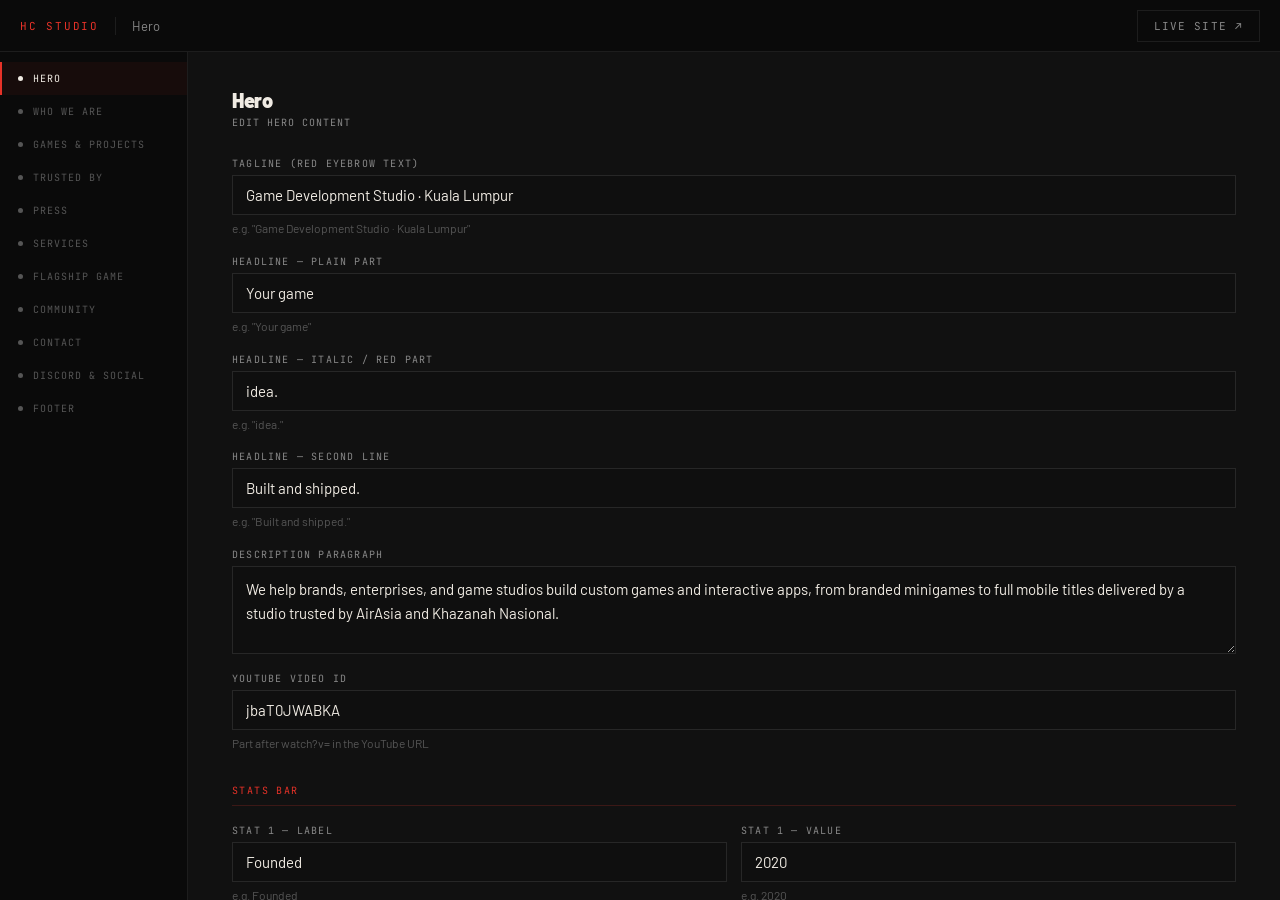
<file: admin/index.html>
<!DOCTYPE html>
<html lang="en">
<head>
  <meta charset="UTF-8">
  <meta name="viewport" content="width=device-width, initial-scale=1.0">
  <title>Hidden Chest — Site Editor</title>
  <link href="https://fonts.googleapis.com/css2?family=JetBrains+Mono:wght@400;500&family=Barlow:wght@400;600;700;900&display=swap" rel="stylesheet">
  <script src="https://identity.netlify.com/v1/netlify-identity-widget.js"></script>
  <style>
    *, *::before, *::after { box-sizing: border-box; margin: 0; padding: 0; }
    :root {
      --bg:     #111;
      --dark:   #0a0a0a;
      --border: rgba(255,255,255,.08);
      --red:    #E63228;
      --cream:  #F0EBE3;
      --muted:  #888;
      --input:  #0f0f0f;
    }
    html, body {
      height: 100%; font-family: 'Barlow', system-ui, sans-serif;
      background: var(--bg); color: var(--cream); overflow: hidden;
    }

    /* ── LAYOUT ──────────────────────────────────────────────────────────── */
    #app { display: flex; flex-direction: column; height: 100vh; }

    /* Header */
    .hdr {
      display: flex; align-items: center; gap: 16px;
      padding: 0 20px; height: 52px; background: var(--dark);
      border-bottom: 1px solid var(--border); flex-shrink: 0;
    }
    .hdr-logo {
      font-family: 'JetBrains Mono', monospace; font-size: 11px;
      letter-spacing: .16em; text-transform: uppercase; color: var(--red);
      white-space: nowrap; flex-shrink: 0;
    }
    .hdr-sep { width: 1px; height: 18px; background: var(--border); flex-shrink: 0; }
    .hdr-title { font-size: 13px; color: var(--muted); flex: 1; min-width: 0; white-space: nowrap; overflow: hidden; text-overflow: ellipsis; }
    .hdr-status {
      font-family: 'JetBrains Mono', monospace; font-size: 11px;
      letter-spacing: .06em; white-space: nowrap; flex-shrink: 0;
    }
    .hdr-status.ok  { color: #4ade80; }
    .hdr-status.err { color: var(--red); }
    .hdr-status.ing { color: #fbbf24; }
    .btn {
      display: inline-flex; align-items: center; gap: 8px; padding: 8px 16px;
      font-family: 'JetBrains Mono', monospace; font-size: 11px;
      letter-spacing: .1em; text-transform: uppercase; border: none;
      cursor: pointer; white-space: nowrap; flex-shrink: 0; text-decoration: none;
    }
    .btn-red   { background: var(--red); color: #fff; }
    .btn-red:hover { background: #c8241b; }
    .btn-red:disabled { background: #444; cursor: not-allowed; }
    .btn-ghost { background: transparent; color: var(--muted); border: 1px solid var(--border); }
    .btn-ghost:hover { color: var(--cream); }
    .btn-dim   { background: transparent; color: #555; font-size: 10px; border: none; }
    .btn-dim:hover { color: var(--muted); }

    /* Body split */
    .body { display: flex; flex: 1; overflow: hidden; }

    /* Sidebar */
    .sidebar {
      width: 188px; flex-shrink: 0; background: var(--dark);
      border-right: 1px solid var(--border); overflow-y: auto; padding: 10px 0;
    }
    .nav-btn {
      display: flex; align-items: center; gap: 10px; width: 100%;
      padding: 10px 16px; border: none; background: transparent; cursor: pointer;
      font-family: 'JetBrains Mono', monospace; font-size: 10px;
      letter-spacing: .1em; text-transform: uppercase; color: #555;
      text-align: left; border-left: 2px solid transparent;
    }
    .nav-btn:hover { color: var(--cream); background: rgba(255,255,255,.03); }
    .nav-btn.active { color: var(--cream); border-left-color: var(--red); background: rgba(230,50,40,.06); }
    .nav-dot { width: 5px; height: 5px; border-radius: 50%; background: currentColor; flex-shrink: 0; }

    /* Main */
    .main { flex: 1; overflow-y: auto; padding: 36px 44px 80px; }
    .sec-title { font-size: 20px; font-weight: 900; letter-spacing: -.02em; margin-bottom: 4px; }
    .sec-sub {
      font-family: 'JetBrains Mono', monospace; font-size: 10px;
      letter-spacing: .1em; text-transform: uppercase; color: var(--muted); margin-bottom: 28px;
    }
    .view-link {
      display: inline-flex; align-items: center; gap: 6px; margin-bottom: 28px;
      font-family: 'JetBrains Mono', monospace; font-size: 10px;
      letter-spacing: .1em; text-transform: uppercase; color: #444; text-decoration: none;
    }
    .view-link:hover { color: var(--muted); }

    /* Field group */
    .grp { margin-bottom: 32px; }
    .grp-title {
      font-family: 'JetBrains Mono', monospace; font-size: 10px;
      letter-spacing: .14em; text-transform: uppercase; color: var(--red);
      border-bottom: 1px solid rgba(230,50,40,.2); padding-bottom: 8px; margin-bottom: 18px;
    }
    .fields      { display: flex; flex-direction: column; gap: 18px; }
    .fields-2col { display: grid; grid-template-columns: 1fr 1fr; gap: 14px; }

    /* Field */
    .field { display: flex; flex-direction: column; gap: 5px; }
    .field-lbl {
      font-family: 'JetBrains Mono', monospace; font-size: 10px;
      letter-spacing: .12em; text-transform: uppercase; color: var(--muted);
    }
    .field input, .field textarea {
      background: var(--input); border: 1px solid rgba(255,255,255,.1);
      color: var(--cream); font-family: 'Barlow', sans-serif; font-size: 15px;
      padding: 10px 13px; outline: none; width: 100%; transition: border-color .15s;
    }
    .field input:focus, .field textarea:focus { border-color: var(--red); }
    .field textarea { resize: vertical; min-height: 88px; line-height: 1.6; }
    .field-hint { font-size: 12px; color: #555; line-height: 1.4; }

    /* Loading overlay */
    #overlay {
      position: fixed; inset: 0; background: var(--bg);
      display: flex; flex-direction: column; align-items: center; justify-content: center;
      gap: 16px; z-index: 999;
    }
    #overlay.hidden { display: none; }
    .spinner {
      width: 30px; height: 30px; border: 2px solid rgba(255,255,255,.08);
      border-top-color: var(--red); border-radius: 50%;
      animation: spin .7s linear infinite;
    }
    @keyframes spin { to { transform: rotate(360deg); } }
    .overlay-msg {
      font-family: 'JetBrains Mono', monospace; font-size: 11px;
      letter-spacing: .1em; text-transform: uppercase; color: var(--muted);
    }

    /* Unsaved bar */
    #unsaved {
      position: fixed; bottom: 20px; right: 20px; z-index: 100;
      background: #1a1a1a; border: 1px solid var(--border);
      padding: 11px 18px; display: none; align-items: center; gap: 14px;
      font-family: 'JetBrains Mono', monospace; font-size: 11px; color: var(--muted);
      box-shadow: 0 6px 24px rgba(0,0,0,.5);
    }
    #unsaved.show { display: flex; }
    #unsaved .btn-red { padding: 7px 14px; font-size: 10px; }
  </style>
</head>
<body>

<!-- Loading overlay — shown on top while fetching -->
<div id="overlay">
  <div class="spinner"></div>
  <div class="overlay-msg" id="overlay-msg">Loading content…</div>
</div>

<!-- Editor — always in DOM, visible once overlay is removed -->
<div id="app">
  <header class="hdr">
    <span class="hdr-logo">HC Studio</span>
    <div class="hdr-sep"></div>
    <span class="hdr-title" id="hdr-title">Site Editor</span>
    <span class="hdr-status" id="hdr-status"></span>
    <a href="https://sparkly-buttercream-86e597.netlify.app" target="_blank" class="btn btn-ghost">
      Live Site ↗
    </a>
    <button id="btn-login" class="btn btn-ghost" onclick="netlifyIdentity.open()" style="display:none">Sign In to Save</button>
    <button id="btn-save"  class="btn btn-red"   onclick="doSave()"              style="display:none">Save Changes</button>
    <button id="btn-out"   class="btn btn-dim"   onclick="netlifyIdentity.logout()" style="display:none">Sign out</button>
  </header>
  <div class="body">
    <aside class="sidebar" id="sidebar"></aside>
    <main  class="main"    id="main"></main>
  </div>
</div>

<div id="unsaved">
  Unsaved changes &nbsp;
  <button class="btn btn-red" onclick="doSave()">Save Now</button>
</div>

<script>
// ─── SECTION / FIELD SCHEMA ──────────────────────────────────────────────────
var SECTIONS = [
  { id:'hero', label:'Hero', anchor:'', fields:[
    {k:'heroTagline',    l:'Tagline (red eyebrow text)',  t:'text',  h:'e.g. "Game Development Studio · Kuala Lumpur"'},
    {k:'heroHeadline',   l:'Headline — plain part',       t:'text',  h:'e.g. "Your game"'},
    {k:'heroHeadlineEm', l:'Headline — italic / red part',t:'text',  h:'e.g. "idea."'},
    {k:'heroHeadline2',  l:'Headline — second line',      t:'text',  h:'e.g. "Built and shipped."'},
    {k:'heroDescription',l:'Description paragraph',       t:'area'},
    {k:'heroVideoId',    l:'YouTube Video ID',            t:'text',  h:'Part after watch?v= in the YouTube URL'},
  ], groups:[
    { title:'Stats Bar', cols:2, fields:[
      {k:'heroStat1Label',l:'Stat 1 — Label', t:'text', h:'e.g. Founded'},
      {k:'heroStat1Val',  l:'Stat 1 — Value', t:'text', h:'e.g. 2020'},
      {k:'heroStat2Label',l:'Stat 2 — Label', t:'text', h:'e.g. Based In'},
      {k:'heroStat2Val',  l:'Stat 2 — Value', t:'text', h:'e.g. Kuala Lumpur'},
      {k:'heroStat3Label',l:'Stat 3 — Label', t:'text', h:'e.g. Engine'},
      {k:'heroStat3Val',  l:'Stat 3 — Value', t:'text', h:'e.g. Unity · Godot'},
      {k:'heroStat4Label',l:'Stat 4 — Label', t:'text', h:'e.g. Flagship IP'},
      {k:'heroStat4Val',  l:'Stat 4 — Value', t:'text', h:'e.g. Midwest 90: Rapid City'},
    ]}
  ]},
  { id:'about', label:'Who We Are', anchor:'#about', fields:[
    {k:'aboutHeading1',  l:'Heading — line 1',          t:'text', h:'e.g. "A studio built"'},
    {k:'aboutHeading2',  l:'Heading — line 2',          t:'text', h:'e.g. "on craft, community,"'},
    {k:'aboutHeadingEm', l:'Heading — italic / red',    t:'text', h:'e.g. "and creativity."'},
    {k:'aboutP1',        l:'Paragraph 1',               t:'area'},
    {k:'aboutP2',        l:'Paragraph 2',               t:'area'},
  ], groups:[
    { title:'Stats', cols:2, fields:[
      {k:'aboutStat1Num',  l:'Stat 1 — Number', t:'text', h:'e.g. 5+'},
      {k:'aboutStat1Label',l:'Stat 1 — Label',  t:'text', h:'e.g. Projects Shipped'},
      {k:'aboutStat2Num',  l:'Stat 2 — Number', t:'text'},
      {k:'aboutStat2Label',l:'Stat 2 — Label',  t:'text'},
      {k:'aboutStat3Num',  l:'Stat 3 — Number', t:'text'},
      {k:'aboutStat3Label',l:'Stat 3 — Label',  t:'text'},
    ]}
  ]},
  { id:'games', label:'Games & Projects', anchor:'#portfolio', fields:[
    {k:'gamesHeading',  l:'Section heading — plain',      t:'text', h:'e.g. "What We\'ve"'},
    {k:'gamesHeadingEm',l:'Section heading — italic/red', t:'text', h:'e.g. "Built."'},
  ]},
  { id:'trusted', label:'Trusted By', anchor:'#collaborators', fields:[
    {k:'trustedByHeading',l:'Section heading', t:'text'},
    {k:'trustedByDesc',   l:'Description',     t:'area'},
  ]},
  { id:'press', label:'Press', anchor:'#press', fields:[
    {k:'pressHeading', l:'Section heading', t:'text', h:'e.g. "As Seen In"'},
  ], groups:[
    { title:'Press Card 1', cols:2, fields:[
      {k:'press1Outlet',l:'Outlet name', t:'text', h:'e.g. The Star'},
      {k:'press1Year',  l:'Year',        t:'text', h:'e.g. 2023'},
      {k:'press1Quote', l:'Quote',       t:'area'},
    ]},
    { title:'Press Card 2', cols:2, fields:[
      {k:'press2Outlet',l:'Outlet name', t:'text'},{k:'press2Year',l:'Year',t:'text'},{k:'press2Quote',l:'Quote',t:'area'},
    ]},
    { title:'Press Card 3', cols:2, fields:[
      {k:'press3Outlet',l:'Outlet name', t:'text'},{k:'press3Year',l:'Year',t:'text'},{k:'press3Quote',l:'Quote',t:'area'},
    ]},
    { title:'Press Card 4', cols:2, fields:[
      {k:'press4Outlet',l:'Outlet name', t:'text'},{k:'press4Year',l:'Year',t:'text'},{k:'press4Quote',l:'Quote',t:'area'},
    ]},
    { title:'Press Card 5', cols:2, fields:[
      {k:'press5Outlet',l:'Outlet name', t:'text'},{k:'press5Year',l:'Year',t:'text'},{k:'press5Quote',l:'Quote',t:'area'},
    ]},
  ]},
  { id:'services', label:'Services', anchor:'#services', fields:[
    {k:'servicesHeading',l:'Section heading', t:'text', h:'e.g. "What We Build"'},
  ], groups:[
    { title:'Service Card 1', cols:1, fields:[
      {k:'svc1Num',  l:'Label',       t:'text', h:'e.g. 01 · Full Service'},
      {k:'svc1Title',l:'Title',       t:'text', h:'e.g. Game Development'},
      {k:'svc1Desc', l:'Description', t:'area'},
      {k:'svc1Tags', l:'Tags (comma-separated)', t:'text', h:'e.g. PC · Steam,Mobile'},
    ]},
    { title:'Service Card 2', cols:1, fields:[
      {k:'svc2Num',l:'Label',t:'text'},{k:'svc2Title',l:'Title',t:'text'},
      {k:'svc2Desc',l:'Description',t:'area'},{k:'svc2Tags',l:'Tags (comma-separated)',t:'text'},
    ]},
    { title:'Service Card 3', cols:1, fields:[
      {k:'svc3Num',l:'Label',t:'text'},{k:'svc3Title',l:'Title',t:'text'},
      {k:'svc3Desc',l:'Description',t:'area'},{k:'svc3Tags',l:'Tags (comma-separated)',t:'text'},
    ]},
  ]},
  { id:'flagship', label:'Flagship Game', anchor:'#flagship', fields:[], groups:[
    { title:'Games Grid Card', cols:2, fields:[
      {k:'flagshipTitleEm',    l:'Title — italic part',   t:'text', h:'e.g. Midwest 90:'},
      {k:'flagshipTitle',      l:'Title — plain part',    t:'text', h:'e.g. Rapid City'},
      {k:'flagshipDescription',l:'Short description',     t:'area'},
      {k:'steamLink',          l:'Steam / Itch.io link',  t:'text'},
    ]},
    { title:'Feature Section', cols:2, fields:[
      {k:'flagshipFeatureSubtitle',l:'Subtitle / eyebrow', t:'text', h:'e.g. Flagship IP · In Development'},
      {k:'flagshipFeatureTitleEm', l:'Title — italic part',t:'text'},
      {k:'flagshipFeatureTitle',   l:'Title — plain part', t:'text'},
      {k:'flagshipFeatureDesc',    l:'Description',        t:'area'},
    ]},
  ]},
  { id:'community', label:'Community', anchor:'#community', fields:[
    {k:'communityHeading',  l:'Heading — plain part',      t:'text', h:'e.g. "Come hang out"'},
    {k:'communityHeadingEm',l:'Heading — italic / red',    t:'text', h:'e.g. "with us."'},
    {k:'communityP1',       l:'Paragraph 1',               t:'area'},
    {k:'communityP2',       l:'Paragraph 2',               t:'area'},
  ]},
  { id:'contact', label:'Contact', anchor:'#contact', fields:[
    {k:'contactHeading',    l:'Heading — plain part',      t:'text', h:'e.g. "Let\'s build"'},
    {k:'contactHeadingEm',  l:'Heading — italic / red',    t:'text', h:'e.g. "something great."'},
    {k:'contactDescription',l:'Description',               t:'area'},
    {k:'contactEmail',      l:'Email address',             t:'text'},
  ]},
  { id:'discord', label:'Discord & Social', anchor:'#community', fields:[
    {k:'discordServerName',   l:'Discord card — server name', t:'text'},
    {k:'discordServerTagline',l:'Discord card — tagline',     t:'text'},
    {k:'discordInvite',       l:'Discord invite URL',         t:'text', h:'e.g. https://discord.gg/H64hNB6gzt'},
    {k:'youtubeLink',         l:'YouTube channel URL',        t:'text'},
    {k:'linkedinLink',        l:'LinkedIn page URL',          t:'text'},
  ]},
  { id:'footer', label:'Footer', anchor:'', fields:[
    {k:'footerCopyright',l:'Copyright text', t:'text', h:'e.g. © 2024 Hidden Chest Studios (MY)'},
    {k:'footerLocation', l:'Location',       t:'text', h:'e.g. Kuala Lumpur, MY'},
  ]},
];

// ─── STATE ────────────────────────────────────────────────────────────────────
var data       = {};
var fileSha    = '';
var authToken  = '';
var dirty      = false;
var activeId   = 'hero';

// ─── AUTH ─────────────────────────────────────────────────────────────────────
// Wrapped in try/catch — if identity CDN fails, editor still loads (just can't save)
try {
  netlifyIdentity.on('init',   function(u) { if (u) refreshToken(); else updateAuthUI(false); });
  netlifyIdentity.on('login',  function()  { netlifyIdentity.close(); refreshToken(); });
  netlifyIdentity.on('logout', function()  { authToken = ''; updateAuthUI(false); });
} catch(e) { /* identity widget unavailable */ }

// ─── BOOT ─────────────────────────────────────────────────────────────────────
// Script is at end of <body>, DOM is already ready — call directly
buildSidebar();
loadContent();

function refreshToken() {
  var u = netlifyIdentity.currentUser();
  if (!u) return;
  u.jwt().then(function(t) { authToken = t; updateAuthUI(true); }).catch(function() { updateAuthUI(false); });
}

function updateAuthUI(loggedIn) {
  el('btn-login').style.display = loggedIn ? 'none' : '';
  el('btn-save').style.display  = loggedIn ? '' : 'none';
  el('btn-out').style.display   = loggedIn ? '' : 'none';
}

// ─── LOAD content.json ────────────────────────────────────────────────────────
function loadContent() {
  setOverlay(true, 'Loading content…');
  fetch('/content.json?t=' + Date.now())
    .then(function(r) { return r.ok ? r.json() : Promise.reject('HTTP ' + r.status); })
    .then(function(c) {
      data = c;
      showSection(activeId);
      setOverlay(false);
    })
    .catch(function(e) {
      setOverlay(false);
      setStatus('Could not load content.json: ' + e, 'err');
    });
}

// ─── BUILD SIDEBAR ────────────────────────────────────────────────────────────
function buildSidebar() {
  el('sidebar').innerHTML = SECTIONS.map(function(s) {
    return '<button class="nav-btn" onclick="showSection(\'' + s.id + '\')" data-id="' + s.id + '">'
         + '<span class="nav-dot"></span>' + s.label + '</button>';
  }).join('');
}

// ─── SHOW SECTION ─────────────────────────────────────────────────────────────
function showSection(id) {
  activeId = id;
  document.querySelectorAll('.nav-btn').forEach(function(b) {
    b.classList.toggle('active', b.dataset.id === id);
  });
  var sec = SECTIONS.find(function(s) { return s.id === id; });
  if (!sec) return;

  el('hdr-title').textContent = sec.label;

  var h = '<div class="sec-title">' + esc(sec.label) + '</div>'
        + '<div class="sec-sub">Edit ' + esc(sec.label.toLowerCase()) + ' content</div>';

  if (sec.anchor) {
    h += '<a class="view-link" href="https://sparkly-buttercream-86e597.netlify.app' + sec.anchor + '" target="_blank">'
       + '<svg width="10" height="10" viewBox="0 0 24 24" fill="none" stroke="currentColor" stroke-width="2.5">'
       + '<path d="M18 13v6a2 2 0 01-2 2H5a2 2 0 01-2-2V8a2 2 0 012-2h6"/>'
       + '<polyline points="15 3 21 3 21 9"/><line x1="10" y1="14" x2="21" y2="3"/></svg>'
       + ' View on live site</a>';
  }

  // Top-level fields
  if (sec.fields && sec.fields.length) {
    h += '<div class="grp"><div class="fields">' + sec.fields.map(renderField).join('') + '</div></div>';
  }

  // Groups
  if (sec.groups) {
    sec.groups.forEach(function(g) {
      h += '<div class="grp"><div class="grp-title">' + esc(g.title) + '</div>'
         + '<div class="' + (g.cols === 2 ? 'fields-2col' : 'fields') + '">'
         + g.fields.map(renderField).join('')
         + '</div></div>';
    });
  }

  el('main').innerHTML = h;
  el('main').scrollTop = 0;
}

// ─── RENDER FIELD ─────────────────────────────────────────────────────────────
function renderField(f) {
  var val = (data[f.k] != null) ? String(data[f.k]) : '';
  var inp = f.t === 'area'
    ? '<textarea data-key="' + f.k + '" oninput="onEdit(this)">' + esc(val) + '</textarea>'
    : '<input type="text" data-key="' + f.k + '" value="' + escAttr(val) + '" oninput="onEdit(this)">';
  return '<div class="field">'
       + '<div class="field-lbl">' + esc(f.l) + '</div>'
       + inp
       + (f.h ? '<div class="field-hint">' + esc(f.h) + '</div>' : '')
       + '</div>';
}

// ─── EDIT HANDLER ─────────────────────────────────────────────────────────────
function onEdit(input) {
  data[input.dataset.key] = input.value;
  if (!dirty) {
    dirty = true;
    el('unsaved').classList.add('show');
    setStatus('');
  }
}

// ─── SAVE ─────────────────────────────────────────────────────────────────────
function doSave() {
  var u = netlifyIdentity.currentUser();
  if (!u) { netlifyIdentity.open(); return; }

  // Collect any in-focus field value
  document.querySelectorAll('[data-key]').forEach(function(i) { data[i.dataset.key] = i.value; });

  var btn = el('btn-save');
  btn.disabled = true; btn.textContent = 'Saving…';
  setStatus('Saving…', 'ing');

  var body64 = btoa(unescape(encodeURIComponent(JSON.stringify(data, null, 2))));

  u.jwt()
    .then(function(t) {
      authToken = t;
      return fetch('/.netlify/git/github/contents/content.json', {
        headers: { 'Authorization': 'Bearer ' + authToken }
      });
    })
    .then(function(r) {
      if (!r.ok) throw new Error('Git Gateway returned ' + r.status + '. Enable it: Netlify → Identity → Services → Git Gateway');
      return r.json();
    })
    .then(function(meta) {
      fileSha = meta.sha;
      return fetch('/.netlify/git/github/contents/content.json', {
        method: 'PUT',
        headers: { 'Authorization': 'Bearer ' + authToken, 'Content-Type': 'application/json' },
        body: JSON.stringify({ message: 'Update site content', content: body64, sha: fileSha })
      });
    })
    .then(function(r) {
      if (!r.ok) throw new Error('Write failed: HTTP ' + r.status);
      return r.json();
    })
    .then(function(res) {
      if (res.content) fileSha = res.content.sha;
      dirty = false;
      el('unsaved').classList.remove('show');
      setStatus('✓ Saved — deploying in ~30s', 'ok');
      btn.disabled = false; btn.textContent = 'Save Changes';
      setTimeout(function() { setStatus(''); }, 7000);
    })
    .catch(function(e) {
      setStatus('❌ ' + (e.message || 'Save failed'), 'err');
      btn.disabled = false; btn.textContent = 'Save Changes';
    });
}

// ─── HELPERS ──────────────────────────────────────────────────────────────────
function el(id) { return document.getElementById(id); }
function esc(s) { return String(s).replace(/&/g,'&amp;').replace(/</g,'&lt;').replace(/>/g,'&gt;'); }
function escAttr(s) { return String(s).replace(/"/g,'&quot;'); }

function setOverlay(show, msg) {
  var o = el('overlay');
  if (show) { o.classList.remove('hidden'); if (msg) el('overlay-msg').textContent = msg; }
  else       { o.classList.add('hidden'); }
}

function setStatus(msg, cls) {
  var s = el('hdr-status');
  s.textContent = msg;
  s.className = 'hdr-status' + (cls ? ' ' + cls : '');
}

window.addEventListener('beforeunload', function(e) {
  if (dirty) { e.preventDefault(); e.returnValue = ''; }
});
</script>
</body>
</html>
                                                                                                                                                                                                                                                                                                                                                                                                                                                                                                                                                                                                                                                                                                                                                                                                                                                                                                                                                                                                                                                                                                                                                                                                                                                                                                                                                                                                                                                                                                                                                                                                                                                                                                                                                                                                                                                                                                                                                                                                                                                                                                                                                                                                                                                                                                                                                                                                                                                                                                                                                                                                                                                                                                                                                                                                                                                                                                                                                                                                                                                                                                                                                                                                                                                                                                                                                                                                                                                                                                                                                                                                                                                                                                                                                                                                                                                                                                                                                                                                      
</file>
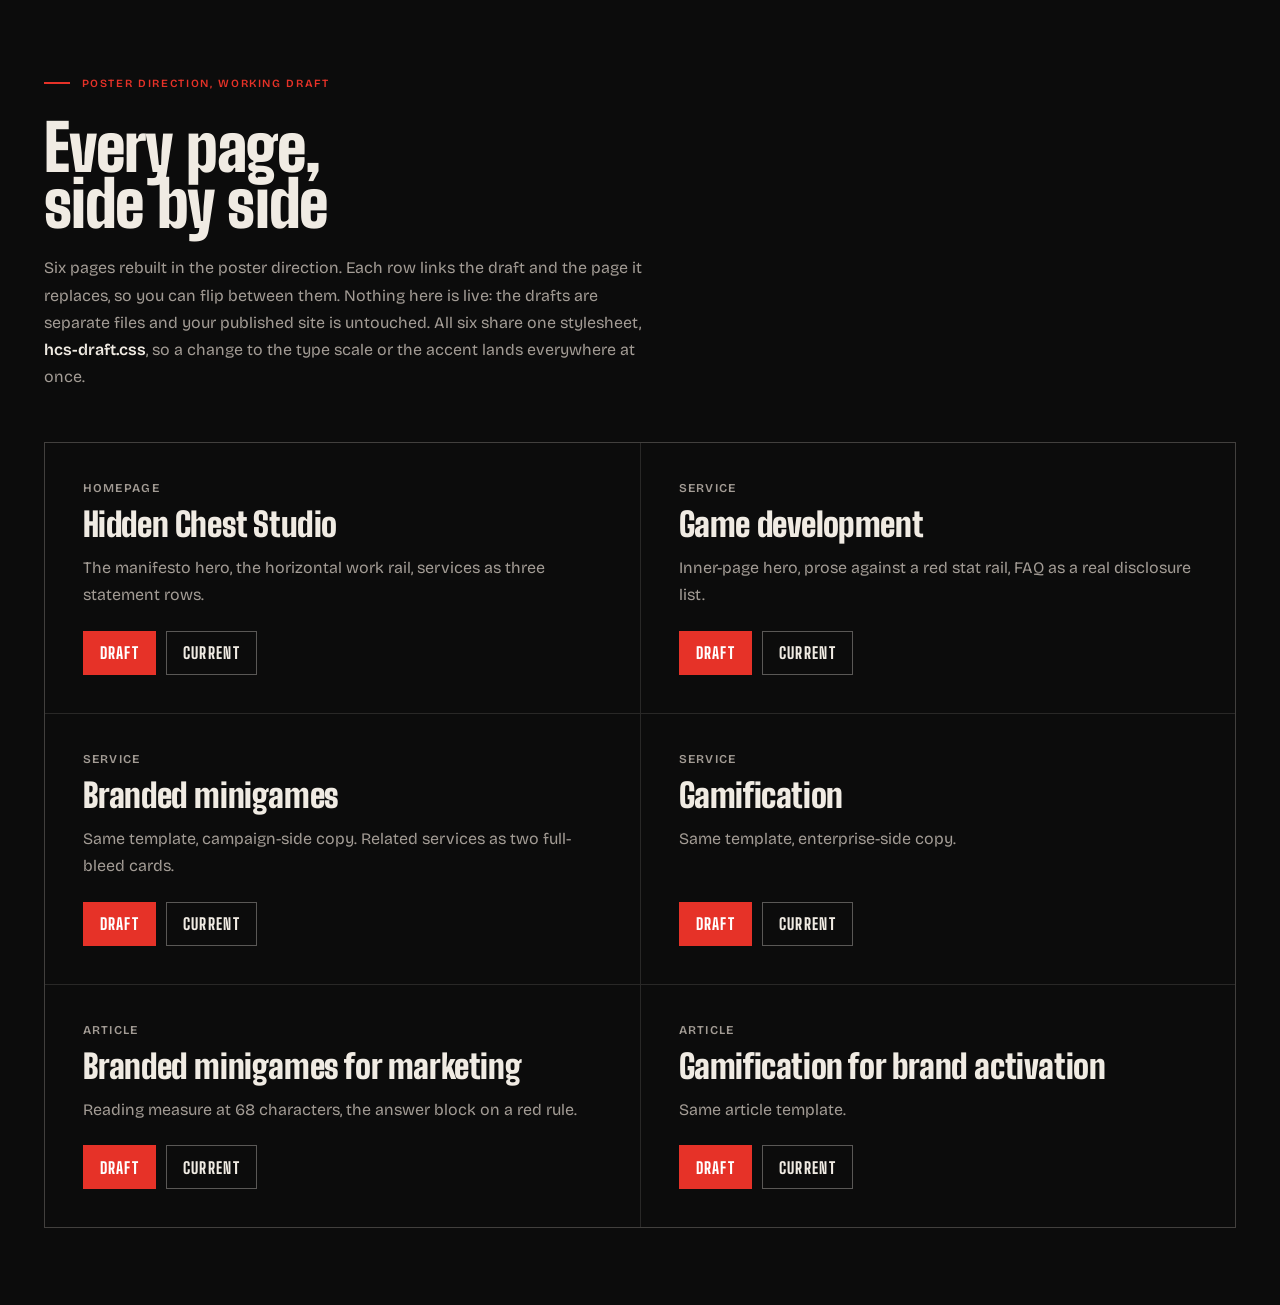
<file: drafts-index.html>
<!DOCTYPE html>
<html lang="en">
<head>
<meta charset="UTF-8">
<meta name="viewport" content="width=device-width, initial-scale=1.0">
<meta name="robots" content="noindex, nofollow">
<title>Poster draft — all pages | Hidden Chest Studio</title>
<link rel="icon" href="images/HIddenChestLogo.png">
<link rel="preconnect" href="https://fonts.googleapis.com">
<link rel="preconnect" href="https://fonts.gstatic.com" crossorigin>
<link href="https://fonts.googleapis.com/css2?family=Big+Shoulders+Display:wght@600;700;800;900&family=Bricolage+Grotesque:opsz,wdth,wght@12..96,75..100,400..700&display=swap" rel="stylesheet">
<link rel="stylesheet" href="hcs-draft.css">
<style>
  .idx { max-width: var(--maxw); margin: 0 auto; padding: clamp(40px,6vw,90px) var(--gut); }
  .idx-grid { display: grid; grid-template-columns: repeat(2, minmax(0,1fr)); gap: 1px;
              background: var(--rule-soft); border: 1px solid var(--rule-soft); margin-top: clamp(30px,4vw,52px); }
  .idx-row { background: var(--ink); padding: clamp(24px,3vw,38px); display: flex; flex-direction: column; gap: 14px; }
  .idx-kind { font-family: var(--font-label); font-weight: 600; font-size: 12px; letter-spacing: .11em;
              text-transform: uppercase; color: var(--mute); }
  .idx-title { font-family: var(--font-display); font-weight: 900; font-size: clamp(26px,2.6vw,40px);
               line-height: .95; letter-spacing: -.012em; }
  .idx-links { display: flex; flex-wrap: wrap; gap: 10px; margin-top: auto; padding-top: 8px; }
  .idx-links a { font-family: var(--font-display); font-weight: 800; font-size: 16px; letter-spacing: .08em;
                 text-transform: uppercase; padding: 11px 16px; border: 1px solid var(--rule);
                 min-height: 44px; display: inline-flex; align-items: center; transition: border-color .18s, color .18s; }
  .idx-links a:hover { border-color: var(--cream); }
  .idx-links a.is-draft { background: var(--red); color: #fff; border-color: var(--red); }
  .idx-links a.is-draft:hover { background: var(--red-press); border-color: var(--red-press); }
  .note { max-width: 62ch; font-size: clamp(16px,1.2vw,19px); line-height: 1.7; color: var(--mute); }
  .note strong { color: var(--cream); font-weight: 600; }
  @media (max-width: 768px) { .idx-grid { grid-template-columns: minmax(0,1fr); } }
</style>
</head>
<body>

<div class="idx">
  <div class="hero-kicker"><i></i><span class="kicker">Poster direction, working draft</span></div>
  <h1 class="h2" style="max-width:16ch">Every page, side by side</h1>
  <p class="note" style="margin-top:22px">
    Six pages rebuilt in the poster direction. Each row links the draft and the page it replaces,
    so you can flip between them. Nothing here is live: the drafts are separate files and your
    published site is untouched. All six share one stylesheet, <strong>hcs-draft.css</strong>,
    so a change to the type scale or the accent lands everywhere at once.
  </p>

  <div class="idx-grid">

    <div class="idx-row">
      <span class="idx-kind">Homepage</span>
      <span class="idx-title">Hidden Chest Studio</span>
      <p class="note" style="font-size:16px">The manifesto hero, the horizontal work rail, services as three statement rows.</p>
      <div class="idx-links">
        <a class="is-draft" href="index-draft.html">Draft</a>
        <a href="index.html">Current</a>
      </div>
    </div>

    <div class="idx-row">
      <span class="idx-kind">Service</span>
      <span class="idx-title">Game development</span>
      <p class="note" style="font-size:16px">Inner-page hero, prose against a red stat rail, FAQ as a real disclosure list.</p>
      <div class="idx-links">
        <a class="is-draft" href="services/game-development-draft.html">Draft</a>
        <a href="services/game-development.html">Current</a>
      </div>
    </div>

    <div class="idx-row">
      <span class="idx-kind">Service</span>
      <span class="idx-title">Branded minigames</span>
      <p class="note" style="font-size:16px">Same template, campaign-side copy. Related services as two full-bleed cards.</p>
      <div class="idx-links">
        <a class="is-draft" href="services/branded-minigames-draft.html">Draft</a>
        <a href="services/branded-minigames.html">Current</a>
      </div>
    </div>

    <div class="idx-row">
      <span class="idx-kind">Service</span>
      <span class="idx-title">Gamification</span>
      <p class="note" style="font-size:16px">Same template, enterprise-side copy.</p>
      <div class="idx-links">
        <a class="is-draft" href="services/gamification-draft.html">Draft</a>
        <a href="services/gamification.html">Current</a>
      </div>
    </div>

    <div class="idx-row">
      <span class="idx-kind">Article</span>
      <span class="idx-title">Branded minigames for marketing</span>
      <p class="note" style="font-size:16px">Reading measure at 68 characters, the answer block on a red rule.</p>
      <div class="idx-links">
        <a class="is-draft" href="blog/branded-minigames-for-marketing-draft.html">Draft</a>
        <a href="blog/branded-minigames-for-marketing.html">Current</a>
      </div>
    </div>

    <div class="idx-row">
      <span class="idx-kind">Article</span>
      <span class="idx-title">Gamification for brand activation</span>
      <p class="note" style="font-size:16px">Same article template.</p>
      <div class="idx-links">
        <a class="is-draft" href="blog/what-is-gamification-brand-activation-draft.html">Draft</a>
        <a href="blog/what-is-gamification-brand-activation.html">Current</a>
      </div>
    </div>

  </div>
</div>

</body>
</html>
</file>
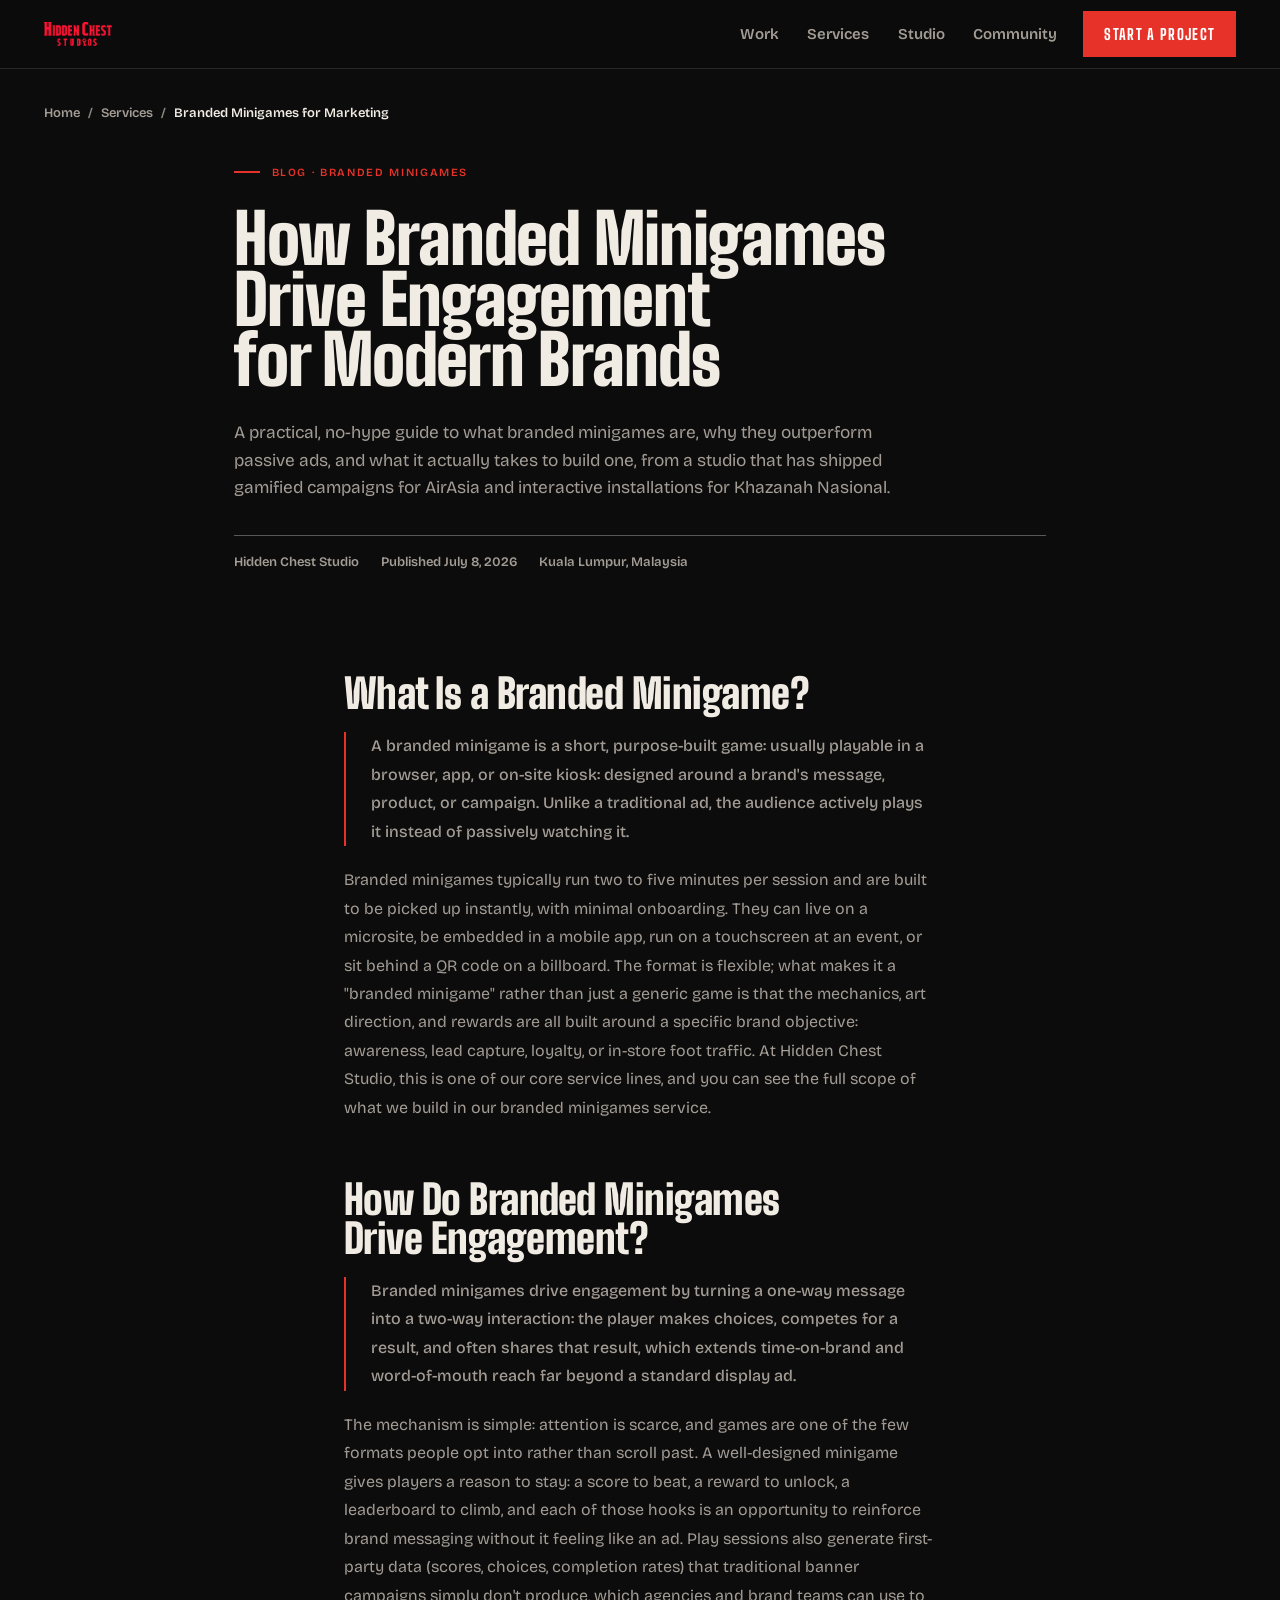
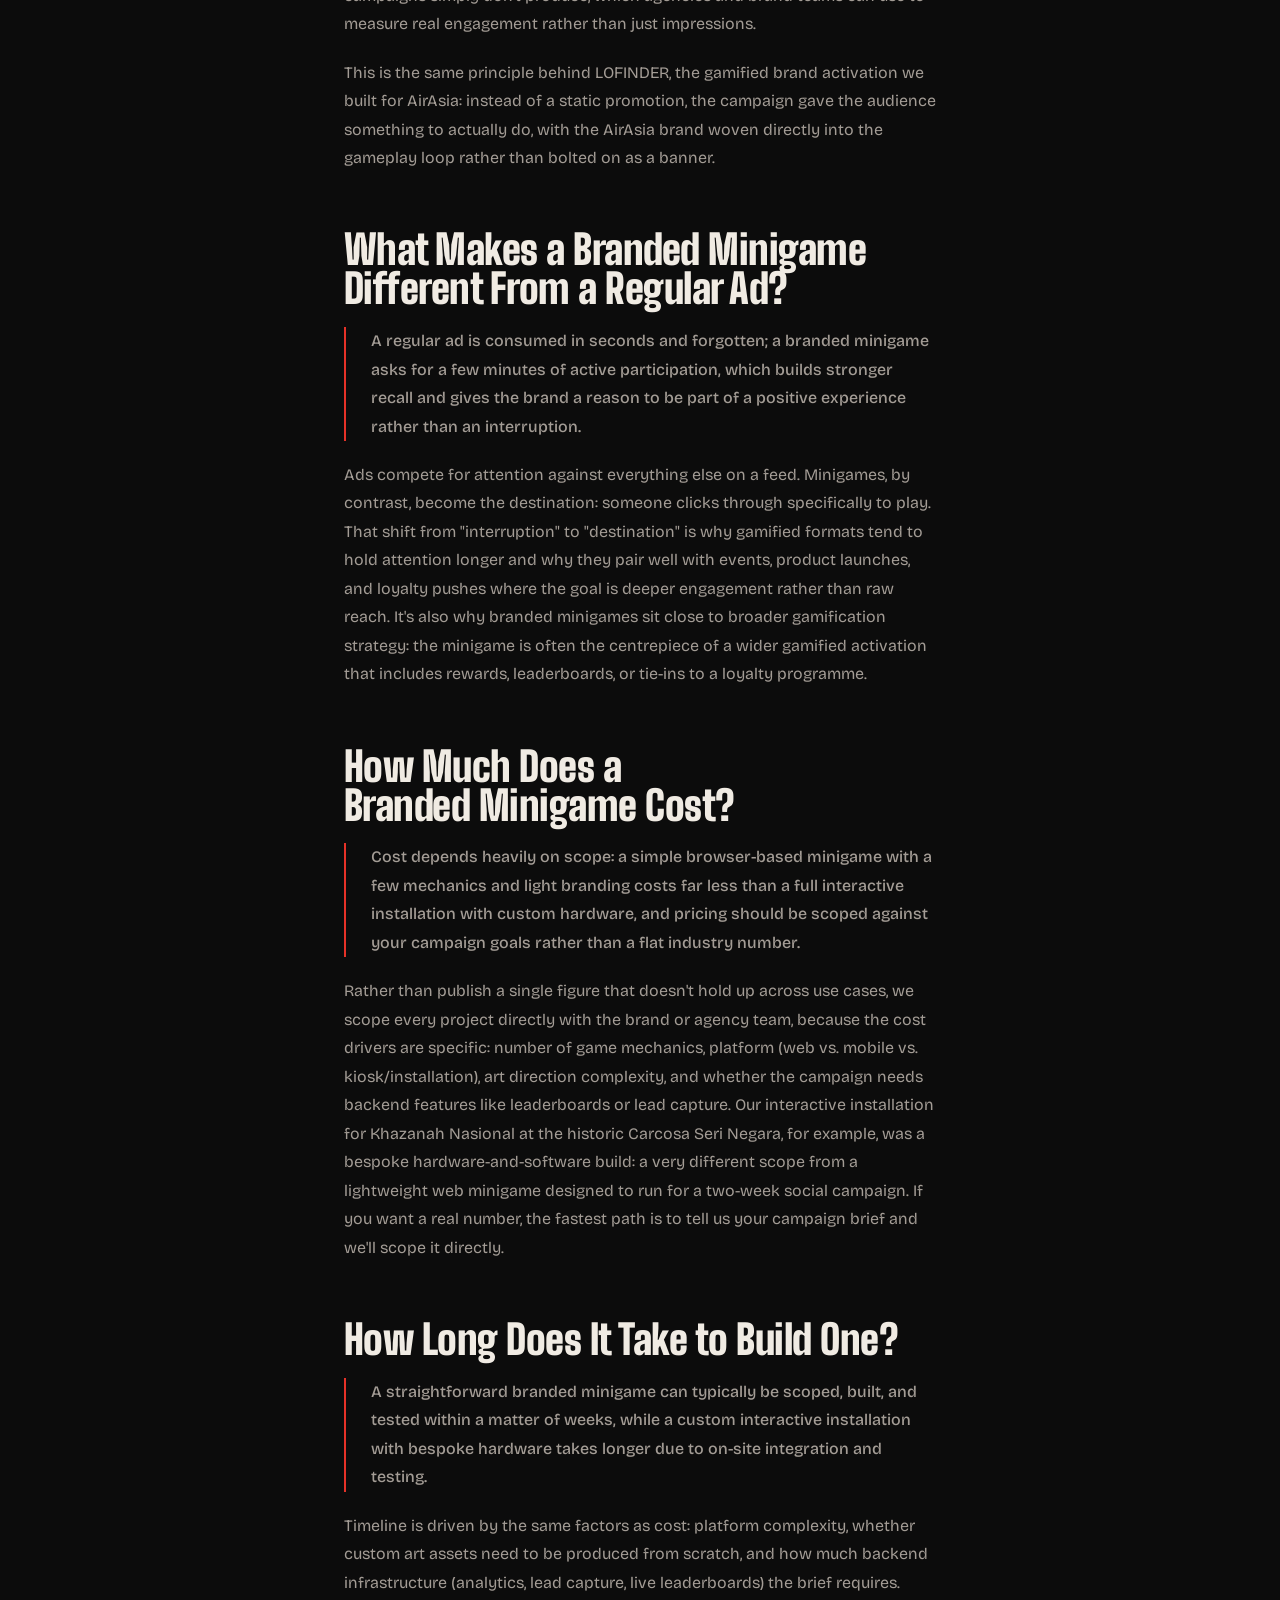
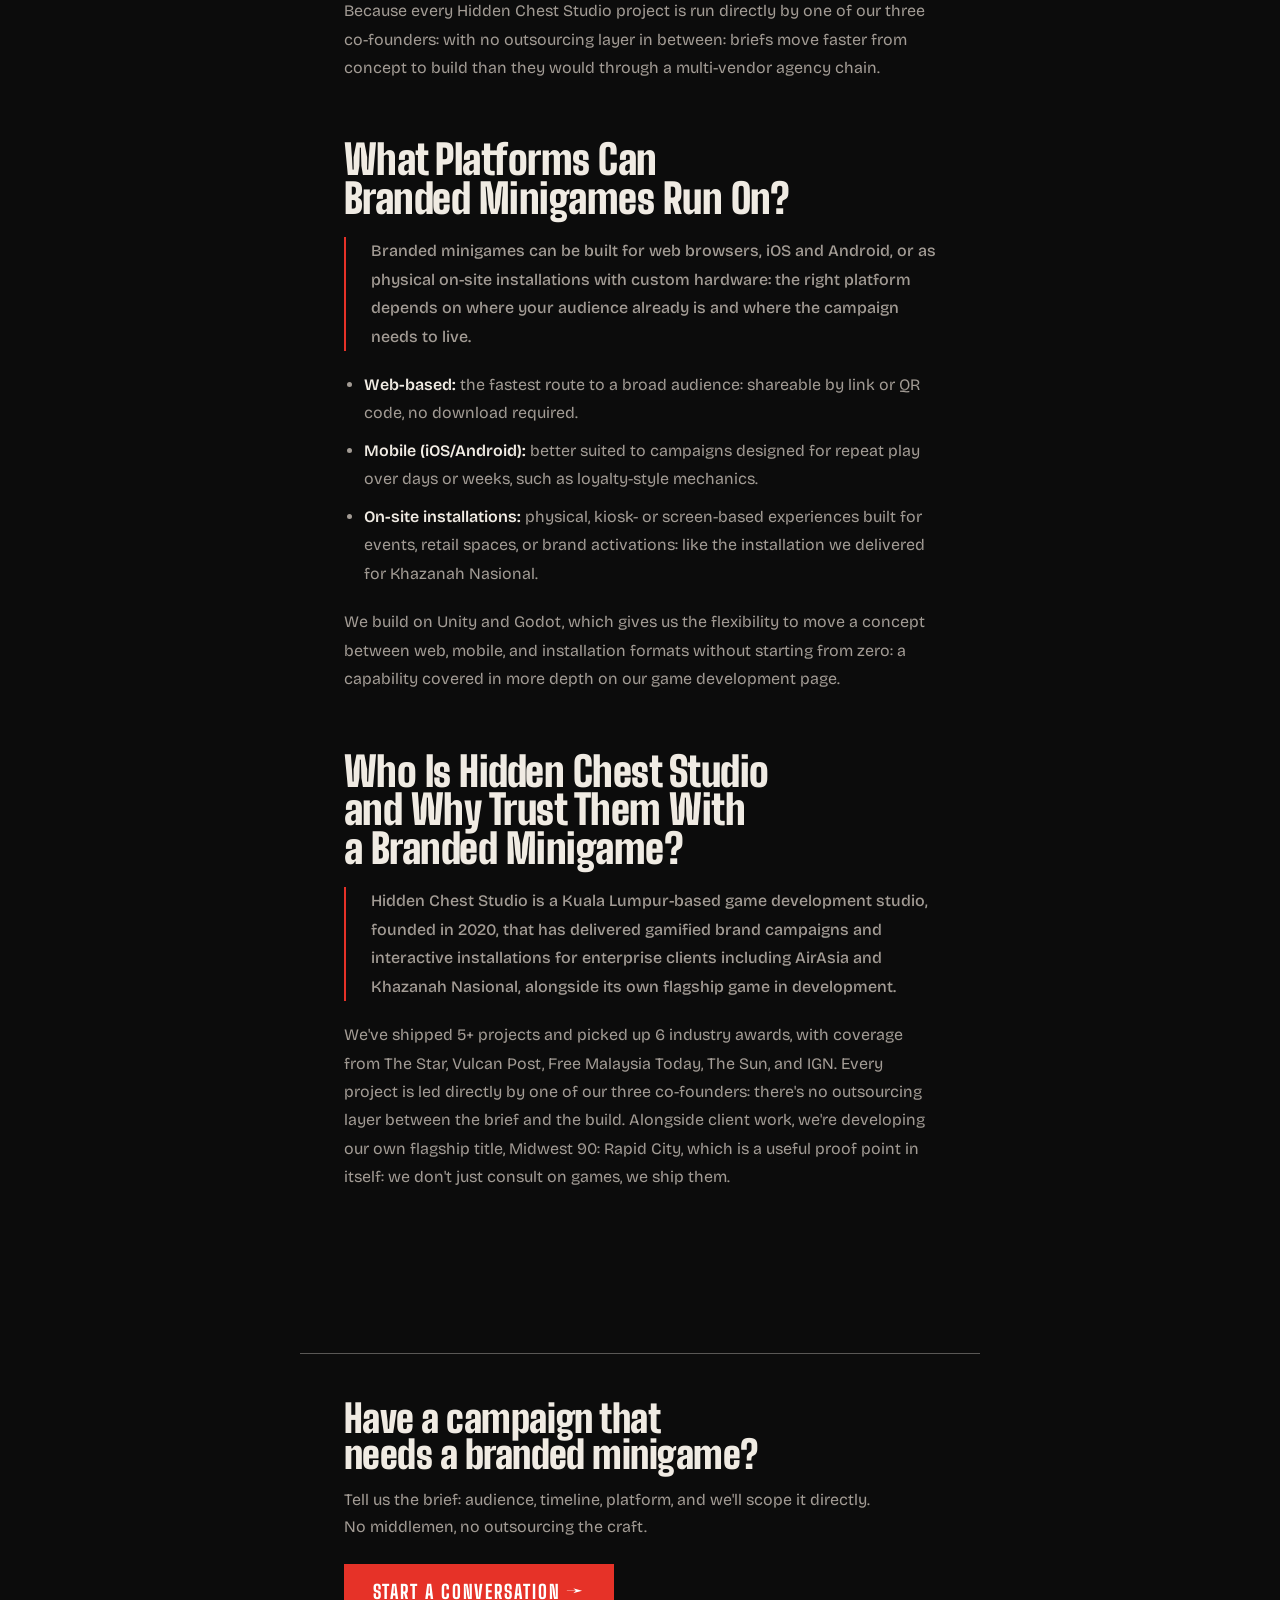
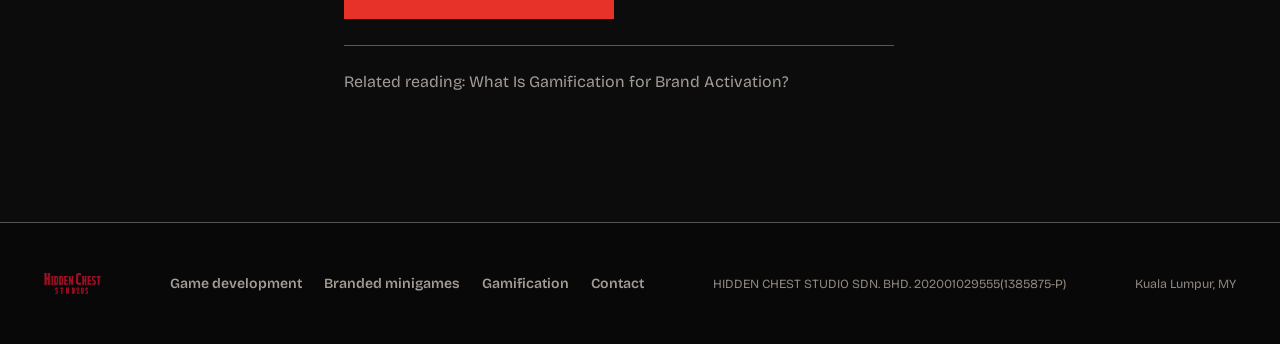
<file: blog/branded-minigames-for-marketing-draft.html>
<!DOCTYPE html>
<html lang="en">
<head>
  <meta charset="UTF-8">
  <meta name="viewport" content="width=device-width, initial-scale=1.0">
  <title>Branded Minigames for Marketing | Hidden Chest Studio</title>
  <meta name="description" content="What is a branded minigame, how does it drive engagement, and what does it cost? A practical guide from Hidden Chest Studio, the Kuala Lumpur studio behind AirAsia and Khazanah Nasional's interactive campaigns.">
  <link rel="canonical" href="https://www.hiddenchest.studio/blog/branded-minigames-for-marketing.html">
  <meta property="og:type" content="article">
  <meta property="og:title" content="Branded Minigames for Marketing | Hidden Chest Studio">
  <meta property="og:description" content="What is a branded minigame, how does it drive engagement, and what does it cost? A practical guide from Hidden Chest Studio, the Kuala Lumpur studio behind AirAsia and Khazanah Nasional's interactive campaigns.">
  <meta property="og:url" content="https://www.hiddenchest.studio/blog/branded-minigames-for-marketing.html">
  <meta property="og:image" content="https://www.hiddenchest.studio/images/og/og-blog-minigames.jpg">
  <meta property="og:image:width" content="1200">
  <meta property="og:image:height" content="630">
  <meta property="og:image:alt" content="Hidden Chest Studio">
  <meta property="og:site_name" content="Hidden Chest Studio">
  <meta name="twitter:card" content="summary_large_image">
  <meta name="twitter:title" content="Branded Minigames for Marketing | Hidden Chest Studio">
  <meta name="twitter:description" content="What is a branded minigame, how does it drive engagement, and what does it cost? A practical guide from Hidden Chest Studio, the Kuala Lumpur studio behind AirAsia and Khazanah Nasional's interactive campaigns.">
  <meta name="twitter:image" content="https://www.hiddenchest.studio/images/og/og-blog-minigames.jpg">
  <link rel="preconnect" href="https://fonts.googleapis.com">
  <link rel="preconnect" href="https://fonts.gstatic.com" crossorigin>
  <link href="https://fonts.googleapis.com/css2?family=Big+Shoulders+Display:wght@600;700;800;900&family=Bricolage+Grotesque:opsz,wdth,wght@12..96,75..100,400..800&display=swap" rel="stylesheet">

  <!-- Article schema -->
  <script type="application/ld+json">
  {
    "@context": "https://schema.org",
    "@type": "Article",
    "headline": "How Branded Minigames Drive Engagement for Modern Brands",
    "description": "What is a branded minigame, how does it drive engagement, and what does it cost? A practical guide from Hidden Chest Studio.",
    "image": "https://www.hiddenchest.studio/images/HIddenChestLogo.png",
    "datePublished": "2026-07-08",
    "dateModified": "2026-07-11",
    "inLanguage": "en",
    "author": {
      "@type": "Organization",
      "name": "Hidden Chest Studio Sdn. Bhd.",
      "url": "https://www.hiddenchest.studio"
    },
    "publisher": {
      "@type": "Organization",
      "name": "Hidden Chest Studio Sdn. Bhd.",
      "logo": {
        "@type": "ImageObject",
        "url": "https://www.hiddenchest.studio/images/og/og-blog-minigames.jpg"
      },
      "address": {
        "@type": "PostalAddress",
        "addressLocality": "Kuala Lumpur",
        "addressCountry": "MY"
      },
      "telephone": "+60 17-389 4937",
      "email": "hiddencheststudios@gmail.com"
    },
    "mainEntityOfPage": {
      "@type": "WebPage",
      "@id": "https://www.hiddenchest.studio/blog/branded-minigames-for-marketing.html"
    }
  }
  </script>

  <!-- Breadcrumb schema -->
  <script type="application/ld+json">
  {
    "@context": "https://schema.org",
    "@type": "BreadcrumbList",
    "itemListElement": [
      { "@type": "ListItem", "position": 1, "name": "Home", "item": "https://www.hiddenchest.studio/" },
      { "@type": "ListItem", "position": 2, "name": "How Branded Minigames Drive Engagement for Modern Brands", "item": "https://www.hiddenchest.studio/blog/branded-minigames-for-marketing.html" }
    ]
  }
  </script>

  <!-- FAQPage schema -->
  <script type="application/ld+json">
  {
    "@context": "https://schema.org",
    "@type": "FAQPage",
    "mainEntity": [
      {
        "@type": "Question",
        "name": "What Is a Branded Minigame?",
        "acceptedAnswer": {
          "@type": "Answer",
          "text": "A branded minigame is a short, purpose-built game: usually playable in a browser, app, or on-site kiosk: designed around a brand's message, product, or campaign. Unlike a traditional ad, the audience actively plays it instead of passively watching it."
        }
      },
      {
        "@type": "Question",
        "name": "How Do Branded Minigames Drive Engagement?",
        "acceptedAnswer": {
          "@type": "Answer",
          "text": "Branded minigames drive engagement by turning a one-way message into a two-way interaction: the player makes choices, competes for a result, and often shares that result, which extends time-on-brand and word-of-mouth reach far beyond a standard display ad."
        }
      },
      {
        "@type": "Question",
        "name": "What Makes a Branded Minigame Different From a Regular Ad?",
        "acceptedAnswer": {
          "@type": "Answer",
          "text": "A regular ad is consumed in seconds and forgotten; a branded minigame asks for a few minutes of active participation, which builds stronger recall and gives the brand a reason to be part of a positive experience rather than an interruption."
        }
      },
      {
        "@type": "Question",
        "name": "How Much Does a Branded Minigame Cost?",
        "acceptedAnswer": {
          "@type": "Answer",
          "text": "Cost depends heavily on scope: a simple browser-based minigame with a few mechanics and light branding costs far less than a full interactive installation with custom hardware, and pricing should be scoped against your campaign goals rather than a flat industry number."
        }
      },
      {
        "@type": "Question",
        "name": "How Long Does It Take to Build One?",
        "acceptedAnswer": {
          "@type": "Answer",
          "text": "A straightforward branded minigame can typically be scoped, built, and tested within a matter of weeks, while a custom interactive installation with bespoke hardware takes longer due to on-site integration and testing."
        }
      },
      {
        "@type": "Question",
        "name": "What Platforms Can Branded Minigames Run On?",
        "acceptedAnswer": {
          "@type": "Answer",
          "text": "Branded minigames can be built for web browsers, iOS and Android, or as physical on-site installations with custom hardware: the right platform depends on where your audience already is and where the campaign needs to live."
        }
      }
    ]
  }
  </script>
  <link rel="stylesheet" href="../hcs-draft.css">
  <script>document.documentElement.className += " js";</script>
  <meta name="robots" content="noindex, nofollow">
</head>
<body>
  <nav>
    <div class="nav-in">
      <a href="../" aria-label="Hidden Chest Studio, home">
        <img src="../images/HIddenChestLogo.png" alt="" class="nav-logo-img" width="254" height="90">
      </a>
      <button class="nav-toggle" id="nav-toggle" aria-expanded="false" aria-controls="nav-links">
        <span class="nav-toggle-bars" aria-hidden="true"><span></span><span></span></span>Menu
      </button>
      <div class="nav-links" id="nav-links">
        <a href="../#portfolio" class="nav-link">Work</a>
        <a href="../#services" class="nav-link">Services</a>
        <a href="../#about" class="nav-link">Studio</a>
        <a href="../#community" class="nav-link">Community</a>
        <a href="../#contact" class="btn btn--solid nav-cta">Start a project</a>
      </div>
    </div>
  </nav>

<main>
  <div class="crumbs"><a href="../">Home</a><span class="sep">/</span><a href="../#services">Services</a><span class="sep">/</span><span aria-current="page">Branded Minigames for Marketing</span></div>
  <header class="article-header">
    <div class="hero-kicker"><i></i><span class="kicker">Blog · Branded Minigames</span></div>
    <h1 class="article-title">How Branded Minigames Drive Engagement for Modern Brands</h1>
    <p class="article-dek">A practical, no-hype guide to what branded minigames are, why they outperform passive ads, and what it actually takes to build one, from a studio that has shipped gamified campaigns for AirAsia and interactive installations for Khazanah Nasional.</p>
    <div class="article-meta"><span>Hidden Chest Studio</span><span>Published July 8, 2026</span><span>Kuala Lumpur, Malaysia</span></div>
  </header>
  <article class="article-body"><h2>What Is a Branded Minigame?</h2>
    <p class="direct-answer">A branded minigame is a short, purpose-built game: usually playable in a browser, app, or on-site kiosk: designed around a brand's message, product, or campaign. Unlike a traditional ad, the audience actively plays it instead of passively watching it.</p>
    <p>Branded minigames typically run two to five minutes per session and are built to be picked up instantly, with minimal onboarding. They can live on a microsite, be embedded in a mobile app, run on a touchscreen at an event, or sit behind a QR code on a billboard. The format is flexible; what makes it a "branded minigame" rather than just a generic game is that the mechanics, art direction, and rewards are all built around a specific brand objective: awareness, lead capture, loyalty, or in-store foot traffic. At Hidden Chest Studio, this is one of our core service lines, and you can see the full scope of what we build in <a href="../services/branded-minigames.html">our branded minigames service</a>.</p>

    <h2>How Do Branded Minigames Drive Engagement?</h2>
    <p class="direct-answer">Branded minigames drive engagement by turning a one-way message into a two-way interaction: the player makes choices, competes for a result, and often shares that result, which extends time-on-brand and word-of-mouth reach far beyond a standard display ad.</p>
    <p>The mechanism is simple: attention is scarce, and games are one of the few formats people opt into rather than scroll past. A well-designed minigame gives players a reason to stay: a score to beat, a reward to unlock, a leaderboard to climb, and each of those hooks is an opportunity to reinforce brand messaging without it feeling like an ad. Play sessions also generate first-party data (scores, choices, completion rates) that traditional banner campaigns simply don't produce, which agencies and brand teams can use to measure real engagement rather than just impressions.</p>
    <p>This is the same principle behind LOFINDER, the gamified brand activation we built for AirAsia: instead of a static promotion, the campaign gave the audience something to actually do, with the AirAsia brand woven directly into the gameplay loop rather than bolted on as a banner.</p>

    <h2>What Makes a Branded Minigame Different From a Regular Ad?</h2>
    <p class="direct-answer">A regular ad is consumed in seconds and forgotten; a branded minigame asks for a few minutes of active participation, which builds stronger recall and gives the brand a reason to be part of a positive experience rather than an interruption.</p>
    <p>Ads compete for attention against everything else on a feed. Minigames, by contrast, become the destination: someone clicks through specifically to play. That shift from "interruption" to "destination" is why gamified formats tend to hold attention longer and why they pair well with events, product launches, and loyalty pushes where the goal is deeper engagement rather than raw reach. It's also why branded minigames sit close to broader <a href="../services/gamification.html">gamification</a> strategy: the minigame is often the centrepiece of a wider gamified activation that includes rewards, leaderboards, or tie-ins to a loyalty programme.</p>

    <h2>How Much Does a Branded Minigame Cost?</h2>
    <p class="direct-answer">Cost depends heavily on scope: a simple browser-based minigame with a few mechanics and light branding costs far less than a full interactive installation with custom hardware, and pricing should be scoped against your campaign goals rather than a flat industry number.</p>
    <p>Rather than publish a single figure that doesn't hold up across use cases, we scope every project directly with the brand or agency team, because the cost drivers are specific: number of game mechanics, platform (web vs. mobile vs. kiosk/installation), art direction complexity, and whether the campaign needs backend features like leaderboards or lead capture. Our interactive installation for Khazanah Nasional at the historic Carcosa Seri Negara, for example, was a bespoke hardware-and-software build: a very different scope from a lightweight web minigame designed to run for a two-week social campaign. If you want a real number, the fastest path is to <a href="../#contact">tell us your campaign brief</a> and we'll scope it directly.</p>

    <h2>How Long Does It Take to Build One?</h2>
    <p class="direct-answer">A straightforward branded minigame can typically be scoped, built, and tested within a matter of weeks, while a custom interactive installation with bespoke hardware takes longer due to on-site integration and testing.</p>
    <p>Timeline is driven by the same factors as cost: platform complexity, whether custom art assets need to be produced from scratch, and how much backend infrastructure (analytics, lead capture, live leaderboards) the brief requires. Because every Hidden Chest Studio project is run directly by one of our three co-founders: with no outsourcing layer in between: briefs move faster from concept to build than they would through a multi-vendor agency chain.</p>

    <h2>What Platforms Can Branded Minigames Run On?</h2>
    <p class="direct-answer">Branded minigames can be built for web browsers, iOS and Android, or as physical on-site installations with custom hardware: the right platform depends on where your audience already is and where the campaign needs to live.</p>
    <ul>
      <li><strong>Web-based:</strong> the fastest route to a broad audience: shareable by link or QR code, no download required.</li>
      <li><strong>Mobile (iOS/Android):</strong> better suited to campaigns designed for repeat play over days or weeks, such as loyalty-style mechanics.</li>
      <li><strong>On-site installations:</strong> physical, kiosk- or screen-based experiences built for events, retail spaces, or brand activations: like the installation we delivered for Khazanah Nasional.</li>
    </ul>
    <p>We build on Unity and Godot, which gives us the flexibility to move a concept between web, mobile, and installation formats without starting from zero: a capability covered in more depth on our <a href="../services/game-development.html">game development page</a>.</p>

    <h2>Who Is Hidden Chest Studio and Why Trust Them With a Branded Minigame?</h2>
    <p class="direct-answer">Hidden Chest Studio is a Kuala Lumpur-based game development studio, founded in 2020, that has delivered gamified brand campaigns and interactive installations for enterprise clients including AirAsia and Khazanah Nasional, alongside its own flagship game in development.</p>
    <p>We've shipped 5+ projects and picked up 6 industry awards, with coverage from The Star, Vulcan Post, Free Malaysia Today, The Sun, and IGN. Every project is led directly by one of our three co-founders: there's no outsourcing layer between the brief and the build. Alongside client work, we're developing our own flagship title, Midwest 90: Rapid City, which is a useful proof point in itself: we don't just consult on games, we ship them.</p></article>
  <section class="bay" style="padding-top:0"><div class="article-body article-cta rise" style="padding-bottom:0">
    <h3>Have a campaign that needs a branded minigame?</h3><p>Tell us the brief: audience, timeline, platform, and we'll scope it directly. No middlemen, no outsourcing the craft.</p><a class="btn btn--solid" href="../#contact">Start a Conversation →</a>
    <p class="related-post" style="margin-top:26px;padding-top:22px;border-top:1px solid var(--rule);font-size:16px;color:var(--mute)">Related reading: <a href="what-is-gamification-brand-activation.html">What Is Gamification for Brand Activation?</a></p>
  </div></section>
</main>
  <footer>
    <div class="footer-in">
      <img src="../images/HIddenChestLogo.png" alt="Hidden Chest Studio" class="footer-logo-img" width="254" height="90" loading="lazy">
      <div class="footer-links">
        <a class="footer-link" href="../services/game-development.html">Game development</a>
        <a class="footer-link" href="../services/branded-minigames.html">Branded minigames</a>
        <a class="footer-link" href="../services/gamification.html">Gamification</a>
        <a class="footer-link" href="../#contact">Contact</a>
      </div>
      <div class="footer-copy">HIDDEN CHEST STUDIO SDN. BHD. 202001029555(1385875-P)</div>
      <div class="footer-location">Kuala Lumpur, MY</div>
    </div>
  </footer>

<script src="../hcs-draft.js" defer></script>
</body>
</html>
</file>
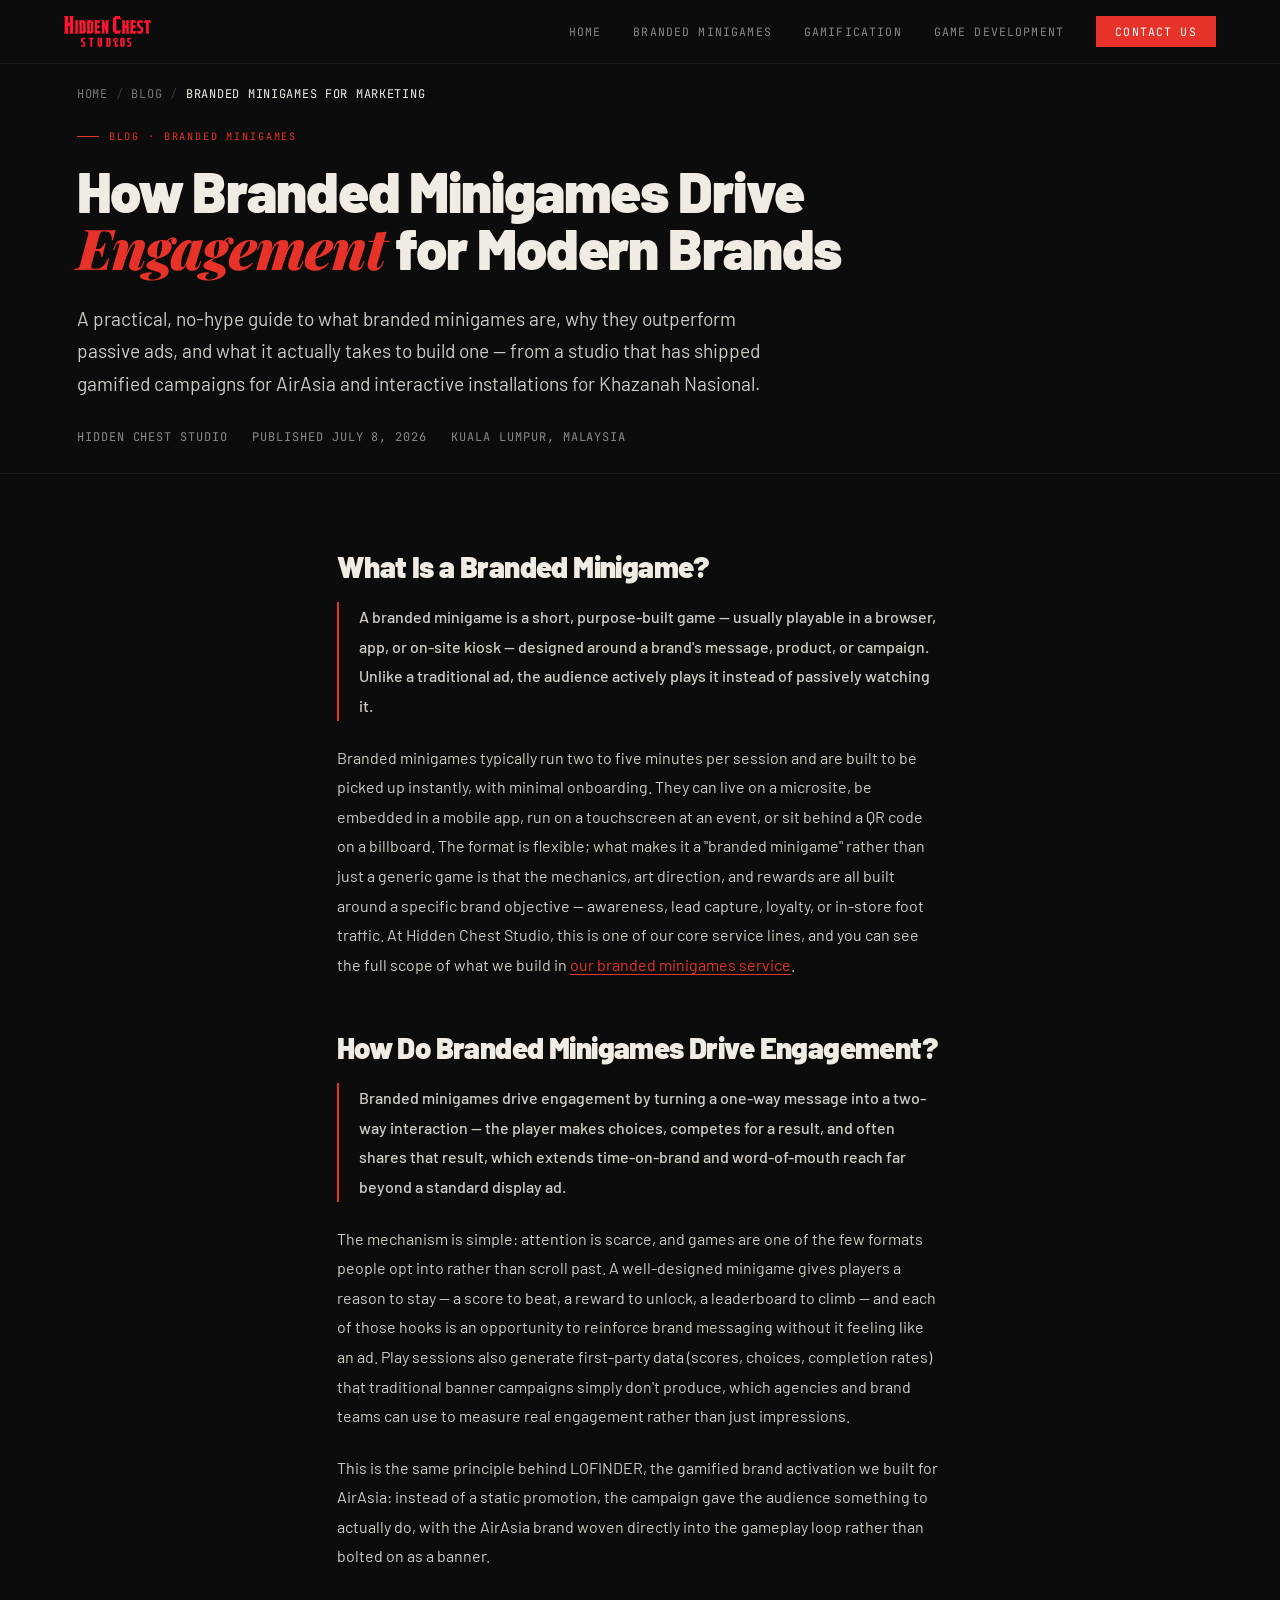
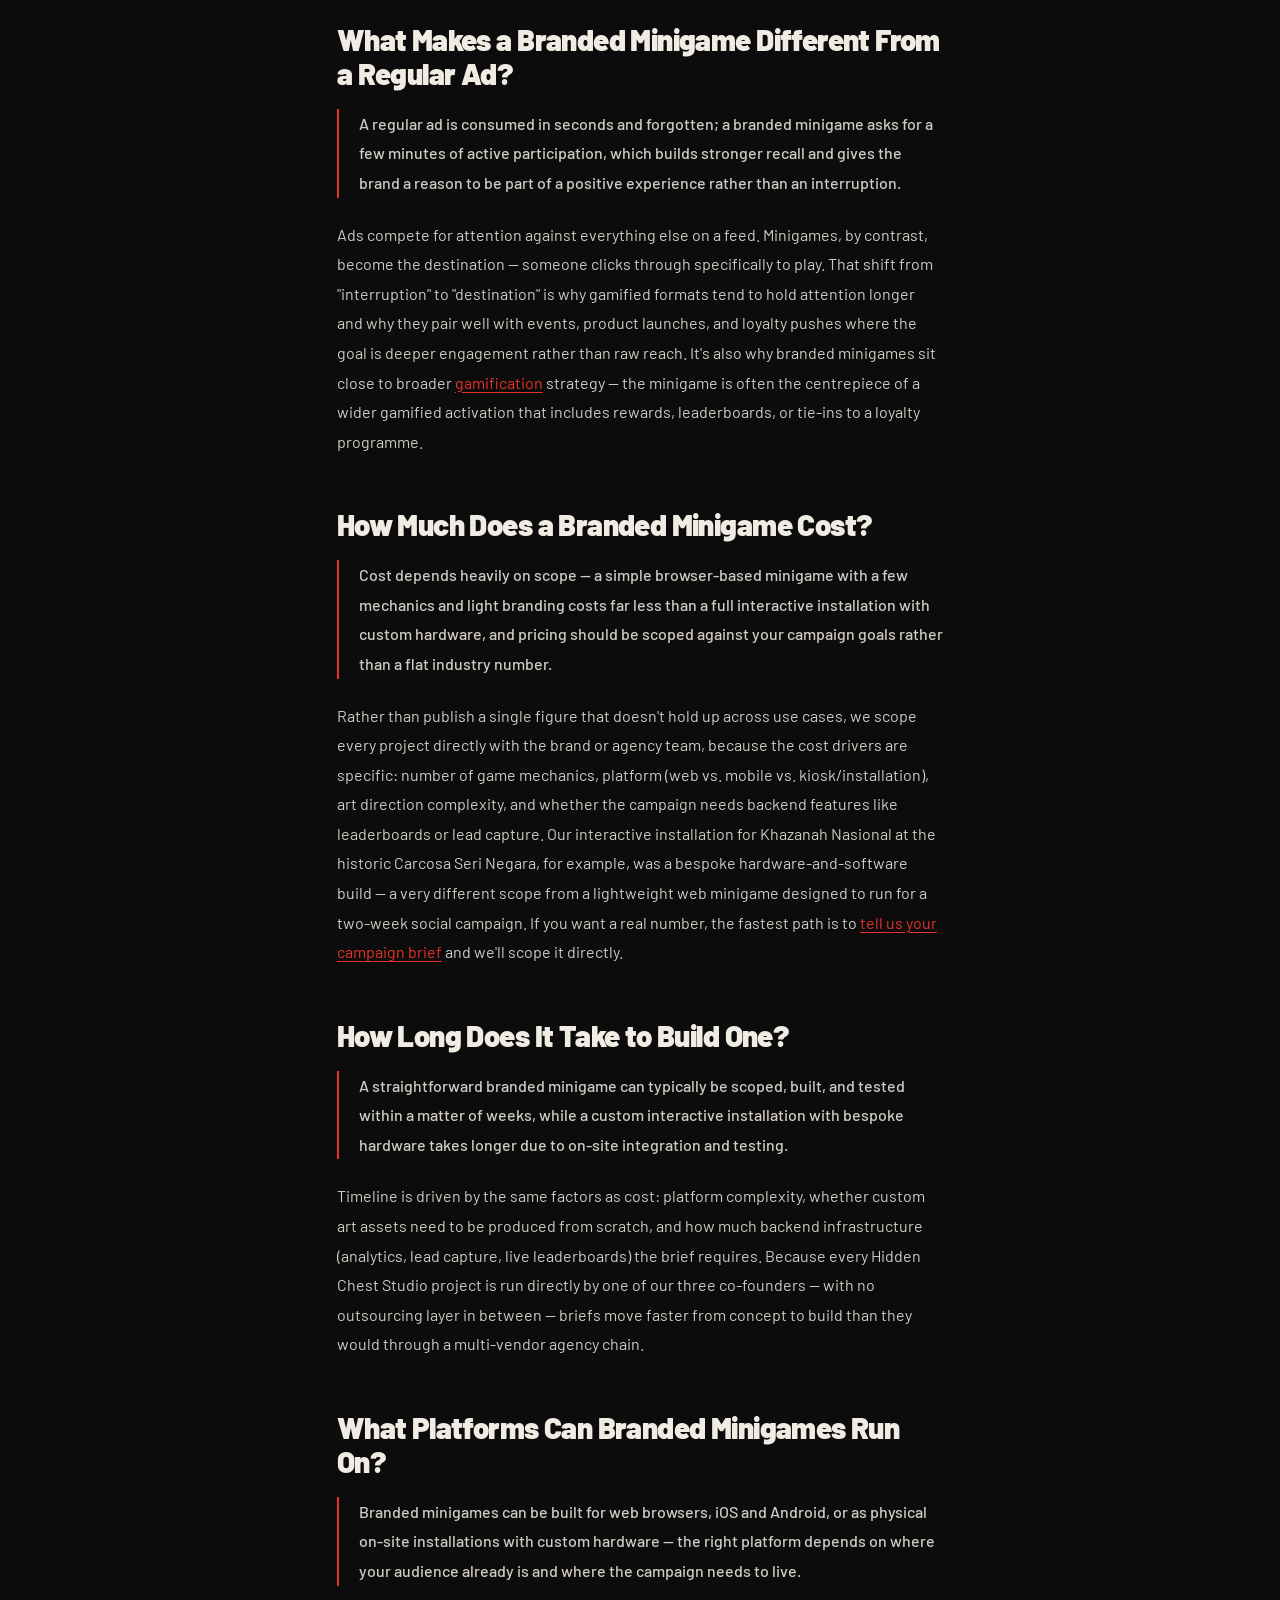
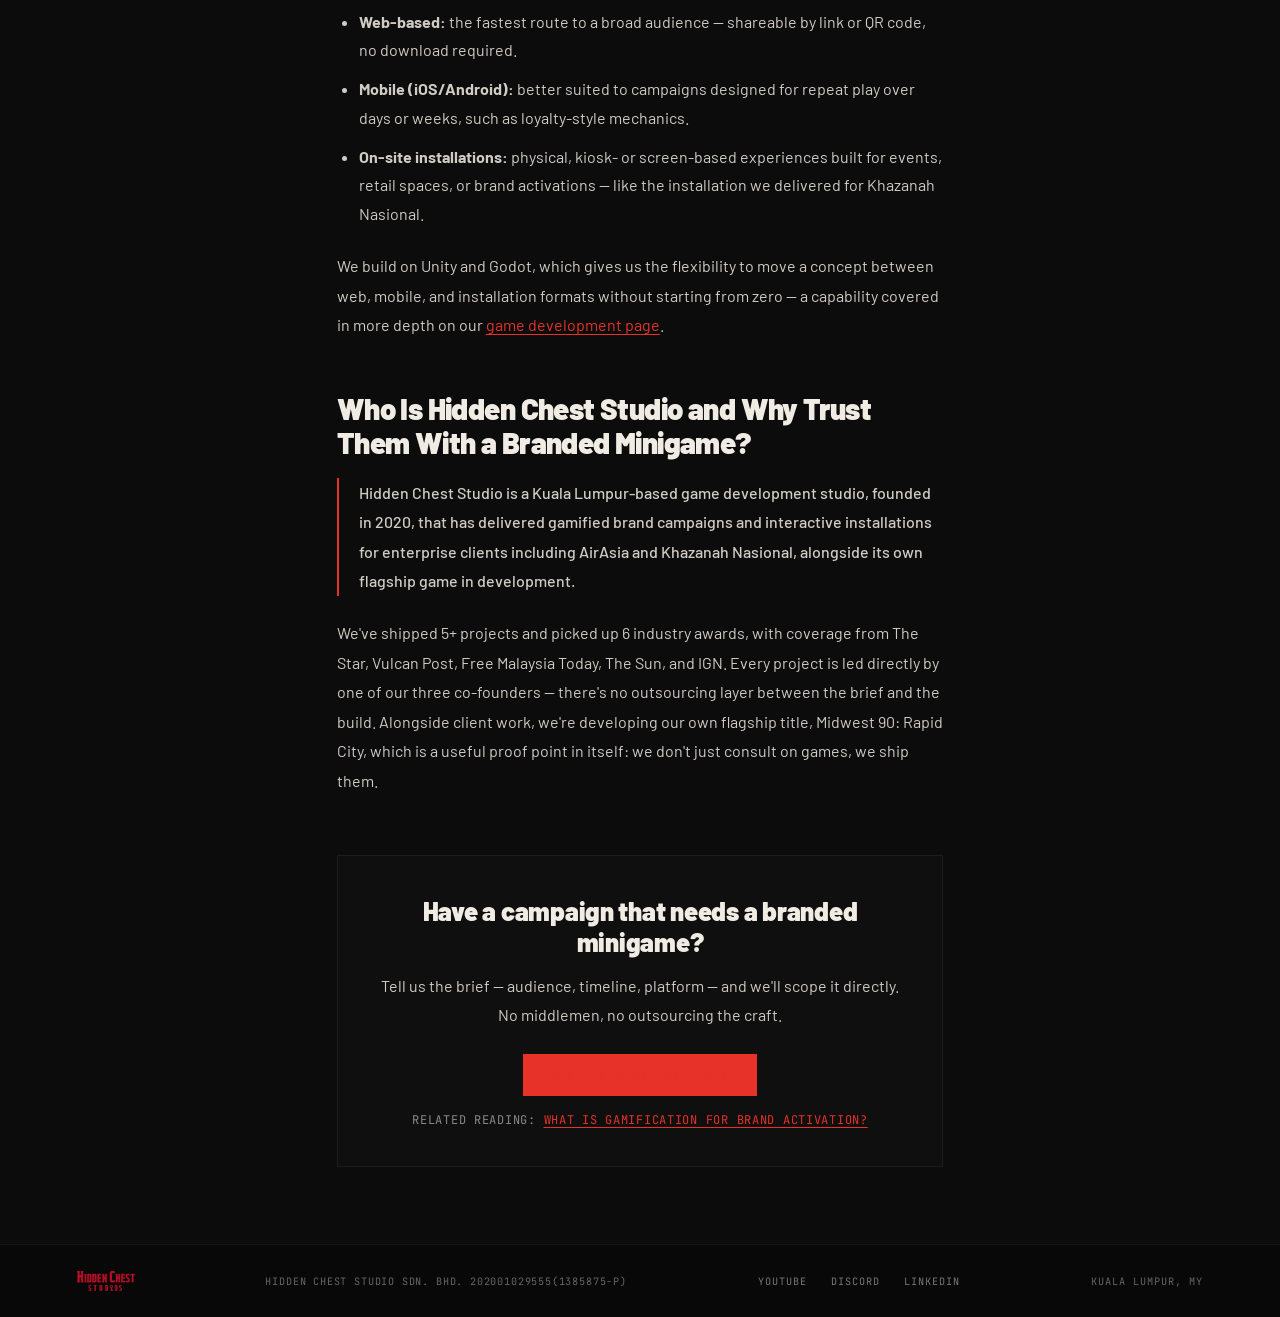
<file: blog/branded-minigames-for-marketing.html>
<!DOCTYPE html>
<html lang="en">
<head>
  <meta charset="UTF-8">
  <meta name="viewport" content="width=device-width, initial-scale=1.0">
  <title>Branded Minigames for Marketing | Hidden Chest Studio</title>
  <meta name="description" content="What is a branded minigame, how does it drive engagement, and what does it cost? A practical guide from Hidden Chest Studio, the Kuala Lumpur studio behind AirAsia and Khazanah Nasional's interactive campaigns.">
  <link rel="canonical" href="https://www.hiddenchest.studio/blog/branded-minigames-for-marketing.html">
  <meta property="og:type" content="article">
  <meta property="og:title" content="Branded Minigames for Marketing | Hidden Chest Studio">
  <meta property="og:description" content="What is a branded minigame, how does it drive engagement, and what does it cost? A practical guide from Hidden Chest Studio, the Kuala Lumpur studio behind AirAsia and Khazanah Nasional's interactive campaigns.">
  <meta property="og:url" content="https://www.hiddenchest.studio/blog/branded-minigames-for-marketing.html">
  <meta property="og:image" content="https://www.hiddenchest.studio/images/HIddenChestLogo.png">
  <meta property="og:site_name" content="Hidden Chest Studio">
  <meta name="twitter:card" content="summary_large_image">
  <meta name="twitter:title" content="Branded Minigames for Marketing | Hidden Chest Studio">
  <meta name="twitter:description" content="What is a branded minigame, how does it drive engagement, and what does it cost? A practical guide from Hidden Chest Studio, the Kuala Lumpur studio behind AirAsia and Khazanah Nasional's interactive campaigns.">
  <meta name="twitter:image" content="https://www.hiddenchest.studio/images/HIddenChestLogo.png">
  <link rel="preconnect" href="https://fonts.googleapis.com">
  <link rel="preconnect" href="https://fonts.gstatic.com" crossorigin>
  <link href="https://fonts.googleapis.com/css2?family=Barlow:ital,wght@0,400;0,600;0,700;0,800;0,900;1,400&family=JetBrains+Mono:wght@400;500&family=Playfair+Display:ital,wght@1,400;1,700&family=Space+Grotesk:wght@300;400;500;600;700&family=Syne:wght@400;600;700;800&display=swap" rel="stylesheet">

  <!-- Article schema -->
  <script type="application/ld+json">
  {
    "@context": "https://schema.org",
    "@type": "Article",
    "headline": "How Branded Minigames Drive Engagement for Modern Brands",
    "description": "What is a branded minigame, how does it drive engagement, and what does it cost? A practical guide from Hidden Chest Studio.",
    "image": "https://www.hiddenchest.studio/images/HIddenChestLogo.png",
    "datePublished": "2026-07-08",
    "dateModified": "2026-07-11",
    "inLanguage": "en",
    "author": {
      "@type": "Organization",
      "name": "Hidden Chest Studio Sdn. Bhd.",
      "url": "https://www.hiddenchest.studio"
    },
    "publisher": {
      "@type": "Organization",
      "name": "Hidden Chest Studio Sdn. Bhd.",
      "logo": {
        "@type": "ImageObject",
        "url": "https://www.hiddenchest.studio/images/HIddenChestLogo.png"
      },
      "address": {
        "@type": "PostalAddress",
        "addressLocality": "Kuala Lumpur",
        "addressCountry": "MY"
      },
      "telephone": "+60 17-389 4937",
      "email": "hiddencheststudios@gmail.com"
    },
    "mainEntityOfPage": {
      "@type": "WebPage",
      "@id": "https://www.hiddenchest.studio/blog/branded-minigames-for-marketing.html"
    }
  }
  </script>

  <!-- Breadcrumb schema -->
  <script type="application/ld+json">
  {
    "@context": "https://schema.org",
    "@type": "BreadcrumbList",
    "itemListElement": [
      { "@type": "ListItem", "position": 1, "name": "Home", "item": "https://www.hiddenchest.studio/" },
      { "@type": "ListItem", "position": 2, "name": "How Branded Minigames Drive Engagement for Modern Brands", "item": "https://www.hiddenchest.studio/blog/branded-minigames-for-marketing.html" }
    ]
  }
  </script>

  <!-- FAQPage schema -->
  <script type="application/ld+json">
  {
    "@context": "https://schema.org",
    "@type": "FAQPage",
    "mainEntity": [
      {
        "@type": "Question",
        "name": "What Is a Branded Minigame?",
        "acceptedAnswer": {
          "@type": "Answer",
          "text": "A branded minigame is a short, purpose-built game — usually playable in a browser, app, or on-site kiosk — designed around a brand's message, product, or campaign. Unlike a traditional ad, the audience actively plays it instead of passively watching it."
        }
      },
      {
        "@type": "Question",
        "name": "How Do Branded Minigames Drive Engagement?",
        "acceptedAnswer": {
          "@type": "Answer",
          "text": "Branded minigames drive engagement by turning a one-way message into a two-way interaction — the player makes choices, competes for a result, and often shares that result, which extends time-on-brand and word-of-mouth reach far beyond a standard display ad."
        }
      },
      {
        "@type": "Question",
        "name": "What Makes a Branded Minigame Different From a Regular Ad?",
        "acceptedAnswer": {
          "@type": "Answer",
          "text": "A regular ad is consumed in seconds and forgotten; a branded minigame asks for a few minutes of active participation, which builds stronger recall and gives the brand a reason to be part of a positive experience rather than an interruption."
        }
      },
      {
        "@type": "Question",
        "name": "How Much Does a Branded Minigame Cost?",
        "acceptedAnswer": {
          "@type": "Answer",
          "text": "Cost depends heavily on scope — a simple browser-based minigame with a few mechanics and light branding costs far less than a full interactive installation with custom hardware, and pricing should be scoped against your campaign goals rather than a flat industry number."
        }
      },
      {
        "@type": "Question",
        "name": "How Long Does It Take to Build One?",
        "acceptedAnswer": {
          "@type": "Answer",
          "text": "A straightforward branded minigame can typically be scoped, built, and tested within a matter of weeks, while a custom interactive installation with bespoke hardware takes longer due to on-site integration and testing."
        }
      },
      {
        "@type": "Question",
        "name": "What Platforms Can Branded Minigames Run On?",
        "acceptedAnswer": {
          "@type": "Answer",
          "text": "Branded minigames can be built for web browsers, iOS and Android, or as physical on-site installations with custom hardware — the right platform depends on where your audience already is and where the campaign needs to live."
        }
      }
    ]
  }
  </script>

  <style>
    *, *::before, *::after { box-sizing: border-box; margin: 0; padding: 0; }
    :root {
      --bg:      #0C0C0C;
      --red:     #E63228;
      --cream:   #F0EBE3;
      --border:  rgba(255,255,255,.05);
      --border6: rgba(255,255,255,.06);
    }
    html { scroll-behavior: smooth; }
    body { background: var(--bg); color: var(--cream); font-family: 'Barlow', system-ui, sans-serif; margin: 0; overflow-x: hidden; }
    .site { max-width: 2560px; margin: 0 auto; background: var(--bg); box-shadow: 0 8px 80px rgba(0,0,0,.7); }

    /* NAV (matches index.html) */
    nav { display:flex; align-items:center; justify-content:space-between; padding:0 clamp(40px,5vw,120px); height:clamp(60px,5vw,80px); background:var(--bg); border-bottom:1px solid var(--border6); position:sticky; top:0; z-index:100; }
    .nav-logo { display:flex; align-items:center; }
    .nav-logo-img { height:clamp(28px,2.4vw,40px); width:auto; display:block; }
    .nav-links { display:flex; align-items:center; gap:32px; }
    .nav-link { font-family:'JetBrains Mono',monospace; font-size:clamp(11px,.9vw,14px); letter-spacing:.1em; text-transform:uppercase; color:#888; text-decoration:none; }
    .nav-link:hover { color:var(--cream); }
    .nav-cta { display:inline-flex; padding:clamp(8px,.6vw,12px) clamp(18px,1.5vw,28px); background:var(--red); color:#fff; font-family:'JetBrains Mono',monospace; font-size:clamp(11px,.9vw,14px); letter-spacing:.1em; text-transform:uppercase; text-decoration:none; }
    .nav-cta:hover { background:#c8241b; }

    /* BREADCRUMB */
    .breadcrumb-nav { padding: 22px clamp(40px,6vw,140px) 0; }
    .breadcrumb { font-family:'JetBrains Mono',monospace; font-size:12px; letter-spacing:.06em; text-transform:uppercase; color:#777; }
    .breadcrumb a { color:#777; text-decoration:none; }
    .breadcrumb a:hover { color:var(--cream); }
    .breadcrumb .sep { margin:0 8px; color:#3a3a3a; }
    .breadcrumb .current { color:var(--cream); }

    /* ARTICLE HEADER */
    .article-header { padding: 28px clamp(40px,6vw,140px) 20px; border-bottom:1px solid var(--border); }
    .sec-eyebrow { display:flex; align-items:center; gap:10px; margin-bottom:20px; }
    .sec-line { width:22px; height:1.5px; background:var(--red); }
    .sec-tag { font-family:'JetBrains Mono',monospace; font-size:clamp(10px,.8vw,13px); letter-spacing:.18em; text-transform:uppercase; color:var(--red); }
    .article-title { font-family:'Barlow',sans-serif; font-weight:900; font-size:clamp(34px,4.4vw,64px); line-height:1.0; letter-spacing:-.02em; color:var(--cream); margin:0 0 26px; max-width:900px; }
    .article-title em { font-family:'Playfair Display',serif; font-style:italic; color:var(--red); }
    .article-dek { font-size:clamp(17px,1.5vw,22px); color:rgba(240,235,227,.85); line-height:1.7; max-width:720px; margin:0 0 28px; }
    .article-meta { font-family:'JetBrains Mono',monospace; font-size:12px; letter-spacing:.08em; text-transform:uppercase; color:#888; display:flex; gap:24px; flex-wrap:wrap; padding-bottom:8px; }

    /* ARTICLE BODY */
    .article-body { max-width: 760px; margin: 0 auto; padding: clamp(50px,6vw,90px) clamp(40px,6vw,140px); }
    .article-body h2 { font-family:'Barlow',sans-serif; font-weight:900; font-size:clamp(24px,2.3vw,34px); letter-spacing:-.02em; color:var(--cream); margin:52px 0 18px; line-height:1.15; }
    .article-body h2:first-child { margin-top:0; }
    .direct-answer { font-size:clamp(17px,1.5vw,21px); color:var(--cream); line-height:1.7; font-weight:500; margin:0 0 20px; padding-left:20px; border-left:2px solid var(--red); }
    .article-body p { font-size:clamp(16px,1.25vw,18px); color:#d0cbc3; line-height:1.85; margin:0 0 22px; }
    .article-body a { color:var(--red); text-decoration:underline; text-underline-offset:3px; }
    .article-body a:hover { color:#ff5c50; }
    .article-body ul { margin:0 0 22px; padding-left:22px; }
    .article-body li { font-size:clamp(16px,1.25vw,18px); color:#d0cbc3; line-height:1.8; margin-bottom:10px; }
    .article-cta { margin-top:60px; padding:clamp(28px,3vw,44px); border:1px solid var(--border6); background:#0f0f0f; text-align:center; }
    .article-cta h3 { font-family:'Barlow',sans-serif; font-weight:900; font-size:clamp(20px,2vw,28px); color:var(--cream); margin:0 0 14px; letter-spacing:-.01em; }
    .article-cta p { max-width:520px; margin:0 auto 24px; }
    .article-cta-link { display:inline-flex; padding:14px 28px; background:var(--red); color:#fff; font-family:'JetBrains Mono',monospace; font-size:11px; letter-spacing:.1em; text-transform:uppercase; text-decoration:none; }
    .article-cta-link:hover { background:#c8241b; }
    .related-post { margin-top:16px; font-family:'JetBrains Mono',monospace; font-size:12px; letter-spacing:.06em; text-transform:uppercase; color:#888; }
    .related-post a { color:var(--red); }

    /* FOOTER (matches index.html) */
    footer { padding:clamp(20px,2vw,36px) clamp(40px,6vw,140px); background:#080808; border-top:1px solid var(--border); display:flex; justify-content:space-between; align-items:center; flex-wrap:wrap; gap:16px; }
    .footer-brand { display:flex; align-items:center; }
    .footer-logo-img { height:clamp(20px,1.6vw,28px); width:auto; display:block; opacity:.7; }
    .footer-copy { font-family:'JetBrains Mono',monospace; font-size:clamp(10px,.8vw,13px); letter-spacing:.08em; text-transform:uppercase; color:#666; }
    .footer-links { display:flex; align-items:center; gap:24px; }
    .footer-link { font-family:'JetBrains Mono',monospace; font-size:clamp(10px,.8vw,13px); letter-spacing:.1em; text-transform:uppercase; color:#777; text-decoration:none; }
    .footer-link:hover { color:var(--cream); }
    .footer-location { font-family:'JetBrains Mono',monospace; font-size:clamp(10px,.8vw,13px); letter-spacing:.1em; text-transform:uppercase; color:#666; }

    @media (max-width:1024px) {
      nav,.article-header,.article-body,footer { padding-left:40px; padding-right:40px; }
    }
    @media (max-width:768px) {
      nav { padding:0 24px; }
      .article-header,.article-body { padding-left:24px; padding-right:24px; }
      .breadcrumb-nav { padding-left:24px; padding-right:24px; }
      footer { padding:24px; }
    }
    @media (max-width:580px) {
      .nav-links { display:none; }
    }
  </style>
</head>
<body>
<div class="site">

  <!-- NAV -->
  <nav>
    <div class="nav-logo">
      <a href="../"><img src="../images/HIddenChestLogo.png" alt="Hidden Chest Studio" class="nav-logo-img" width="160" height="40"></a>
    </div>
    <div class="nav-links">
      <a href="../" class="nav-link">Home</a>
      <a href="../services/branded-minigames.html" class="nav-link">Branded Minigames</a>
      <a href="../services/gamification.html" class="nav-link">Gamification</a>
      <a href="../services/game-development.html" class="nav-link">Game Development</a>
      <a href="../#contact" class="nav-cta">Contact Us</a>
    </div>
  </nav>

  <!-- BREADCRUMB -->
  <div class="breadcrumb-nav">
    <div class="breadcrumb">
      <a href="../">Home</a><span class="sep">/</span><span>Blog</span><span class="sep">/</span><span class="current">Branded Minigames for Marketing</span>
    </div>
  </div>

  <!-- ARTICLE HEADER -->
  <div class="article-header">
    <div class="sec-eyebrow"><div class="sec-line"></div><span class="sec-tag">Blog · Branded Minigames</span></div>
    <h1 class="article-title">How Branded Minigames Drive <em>Engagement</em> for Modern Brands</h1>
    <p class="article-dek">A practical, no-hype guide to what branded minigames are, why they outperform passive ads, and what it actually takes to build one — from a studio that has shipped gamified campaigns for AirAsia and interactive installations for Khazanah Nasional.</p>
    <div class="article-meta">
      <span>Hidden Chest Studio</span>
      <span>Published July 8, 2026</span>
      <span>Kuala Lumpur, Malaysia</span>
    </div>
  </div>

  <!-- ARTICLE BODY -->
  <article class="article-body">

    <h2>What Is a Branded Minigame?</h2>
    <p class="direct-answer">A branded minigame is a short, purpose-built game — usually playable in a browser, app, or on-site kiosk — designed around a brand's message, product, or campaign. Unlike a traditional ad, the audience actively plays it instead of passively watching it.</p>
    <p>Branded minigames typically run two to five minutes per session and are built to be picked up instantly, with minimal onboarding. They can live on a microsite, be embedded in a mobile app, run on a touchscreen at an event, or sit behind a QR code on a billboard. The format is flexible; what makes it a "branded minigame" rather than just a generic game is that the mechanics, art direction, and rewards are all built around a specific brand objective — awareness, lead capture, loyalty, or in-store foot traffic. At Hidden Chest Studio, this is one of our core service lines, and you can see the full scope of what we build in <a href="../services/branded-minigames.html">our branded minigames service</a>.</p>

    <h2>How Do Branded Minigames Drive Engagement?</h2>
    <p class="direct-answer">Branded minigames drive engagement by turning a one-way message into a two-way interaction — the player makes choices, competes for a result, and often shares that result, which extends time-on-brand and word-of-mouth reach far beyond a standard display ad.</p>
    <p>The mechanism is simple: attention is scarce, and games are one of the few formats people opt into rather than scroll past. A well-designed minigame gives players a reason to stay — a score to beat, a reward to unlock, a leaderboard to climb — and each of those hooks is an opportunity to reinforce brand messaging without it feeling like an ad. Play sessions also generate first-party data (scores, choices, completion rates) that traditional banner campaigns simply don't produce, which agencies and brand teams can use to measure real engagement rather than just impressions.</p>
    <p>This is the same principle behind LOFINDER, the gamified brand activation we built for AirAsia: instead of a static promotion, the campaign gave the audience something to actually do, with the AirAsia brand woven directly into the gameplay loop rather than bolted on as a banner.</p>

    <h2>What Makes a Branded Minigame Different From a Regular Ad?</h2>
    <p class="direct-answer">A regular ad is consumed in seconds and forgotten; a branded minigame asks for a few minutes of active participation, which builds stronger recall and gives the brand a reason to be part of a positive experience rather than an interruption.</p>
    <p>Ads compete for attention against everything else on a feed. Minigames, by contrast, become the destination — someone clicks through specifically to play. That shift from "interruption" to "destination" is why gamified formats tend to hold attention longer and why they pair well with events, product launches, and loyalty pushes where the goal is deeper engagement rather than raw reach. It's also why branded minigames sit close to broader <a href="../services/gamification.html">gamification</a> strategy — the minigame is often the centrepiece of a wider gamified activation that includes rewards, leaderboards, or tie-ins to a loyalty programme.</p>

    <h2>How Much Does a Branded Minigame Cost?</h2>
    <p class="direct-answer">Cost depends heavily on scope — a simple browser-based minigame with a few mechanics and light branding costs far less than a full interactive installation with custom hardware, and pricing should be scoped against your campaign goals rather than a flat industry number.</p>
    <p>Rather than publish a single figure that doesn't hold up across use cases, we scope every project directly with the brand or agency team, because the cost drivers are specific: number of game mechanics, platform (web vs. mobile vs. kiosk/installation), art direction complexity, and whether the campaign needs backend features like leaderboards or lead capture. Our interactive installation for Khazanah Nasional at the historic Carcosa Seri Negara, for example, was a bespoke hardware-and-software build — a very different scope from a lightweight web minigame designed to run for a two-week social campaign. If you want a real number, the fastest path is to <a href="../#contact">tell us your campaign brief</a> and we'll scope it directly.</p>

    <h2>How Long Does It Take to Build One?</h2>
    <p class="direct-answer">A straightforward branded minigame can typically be scoped, built, and tested within a matter of weeks, while a custom interactive installation with bespoke hardware takes longer due to on-site integration and testing.</p>
    <p>Timeline is driven by the same factors as cost: platform complexity, whether custom art assets need to be produced from scratch, and how much backend infrastructure (analytics, lead capture, live leaderboards) the brief requires. Because every Hidden Chest Studio project is run directly by one of our three co-founders — with no outsourcing layer in between — briefs move faster from concept to build than they would through a multi-vendor agency chain.</p>

    <h2>What Platforms Can Branded Minigames Run On?</h2>
    <p class="direct-answer">Branded minigames can be built for web browsers, iOS and Android, or as physical on-site installations with custom hardware — the right platform depends on where your audience already is and where the campaign needs to live.</p>
    <ul>
      <li><strong>Web-based:</strong> the fastest route to a broad audience — shareable by link or QR code, no download required.</li>
      <li><strong>Mobile (iOS/Android):</strong> better suited to campaigns designed for repeat play over days or weeks, such as loyalty-style mechanics.</li>
      <li><strong>On-site installations:</strong> physical, kiosk- or screen-based experiences built for events, retail spaces, or brand activations — like the installation we delivered for Khazanah Nasional.</li>
    </ul>
    <p>We build on Unity and Godot, which gives us the flexibility to move a concept between web, mobile, and installation formats without starting from zero — a capability covered in more depth on our <a href="../services/game-development.html">game development page</a>.</p>

    <h2>Who Is Hidden Chest Studio and Why Trust Them With a Branded Minigame?</h2>
    <p class="direct-answer">Hidden Chest Studio is a Kuala Lumpur-based game development studio, founded in 2020, that has delivered gamified brand campaigns and interactive installations for enterprise clients including AirAsia and Khazanah Nasional, alongside its own flagship game in development.</p>
    <p>We've shipped 5+ projects and picked up 6 industry awards, with coverage from The Star, Vulcan Post, Free Malaysia Today, The Sun, and IGN. Every project is led directly by one of our three co-founders — there's no outsourcing layer between the brief and the build. Alongside client work, we're developing our own flagship title, Midwest 90: Rapid City, which is a useful proof point in itself: we don't just consult on games, we ship them.</p>

    <div class="article-cta">
      <h3>Have a campaign that needs a branded minigame?</h3>
      <p>Tell us the brief — audience, timeline, platform — and we'll scope it directly. No middlemen, no outsourcing the craft.</p>
      <a href="../#contact" class="article-cta-link">Start a Conversation →</a>
      <div class="related-post">Related reading: <a href="what-is-gamification-brand-activation.html">What Is Gamification for Brand Activation?</a></div>
    </div>

  </article>

  <!-- FOOTER -->
  <footer>
    <div class="footer-brand">
      <img src="../images/HIddenChestLogo.png" alt="Hidden Chest Studio" class="footer-logo-img" width="112" height="28" loading="lazy">
    </div>
    <div class="footer-copy">HIDDEN CHEST STUDIO SDN. BHD. 202001029555(1385875-P)</div>
    <div class="footer-links">
      <a href="https://www.youtube.com/@hiddencheststudios" target="_blank" rel="noopener noreferrer" class="footer-link">YouTube</a>
      <a href="https://discord.gg/H64hNB6gzt" target="_blank" rel="noopener noreferrer" class="footer-link">Discord</a>
      <a href="https://www.linkedin.com/company/hidden-chest-studio/" target="_blank" rel="noopener noreferrer" class="footer-link">LinkedIn</a>
    </div>
    <span class="footer-location">Kuala Lumpur, MY</span>
  </footer>

</div>
</body>
</html>
</file>
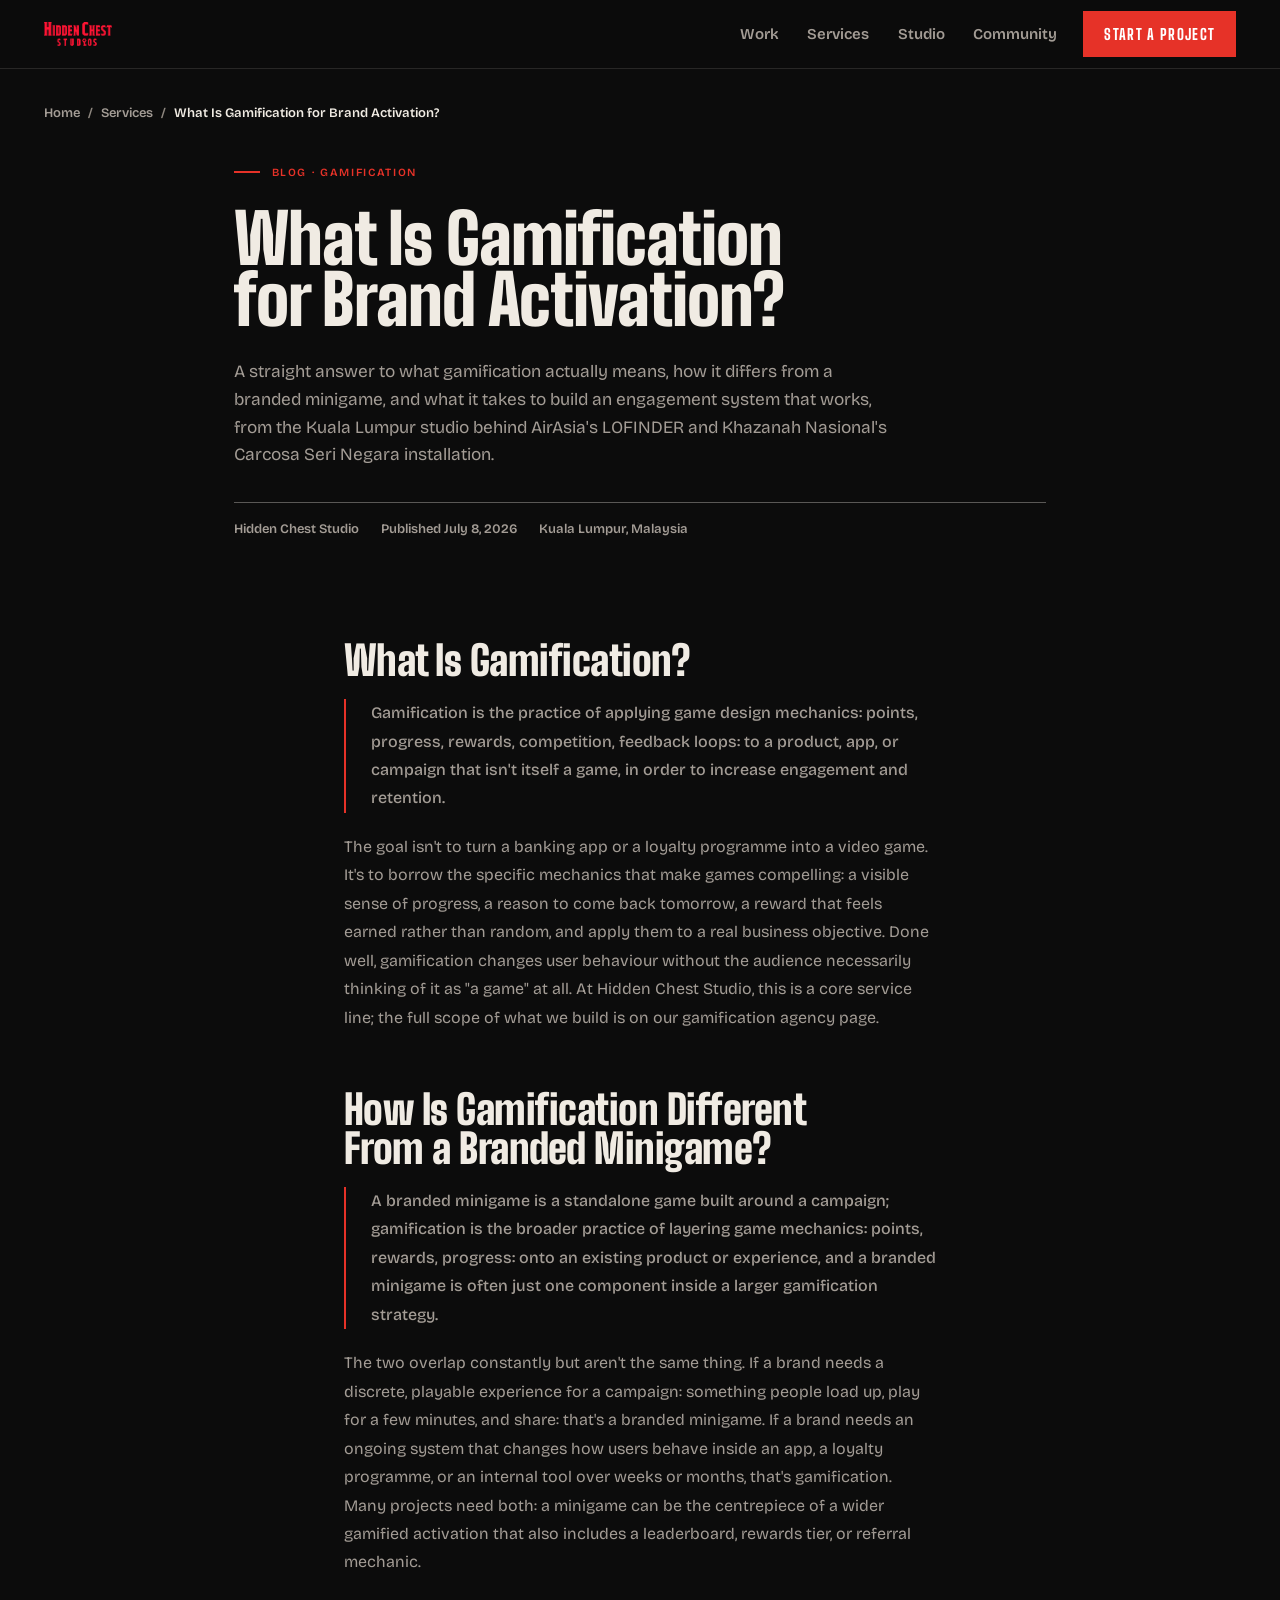
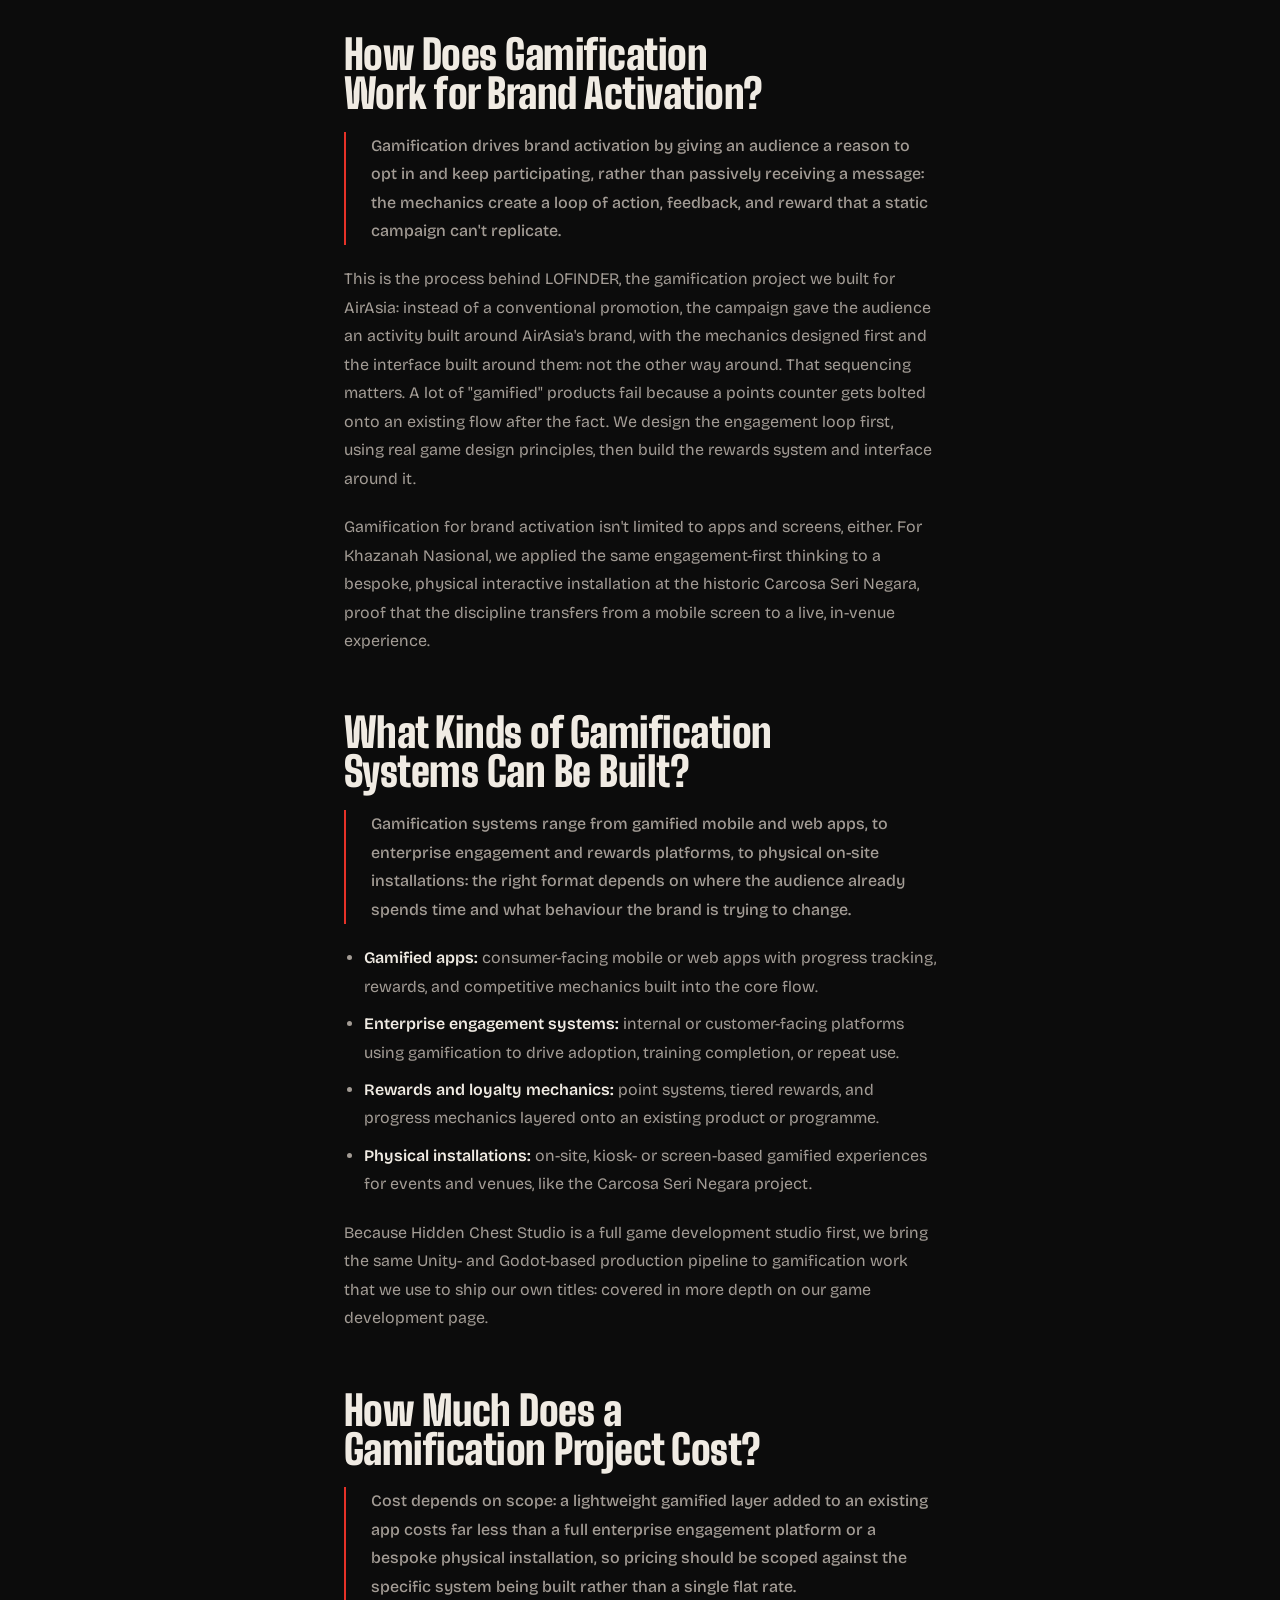
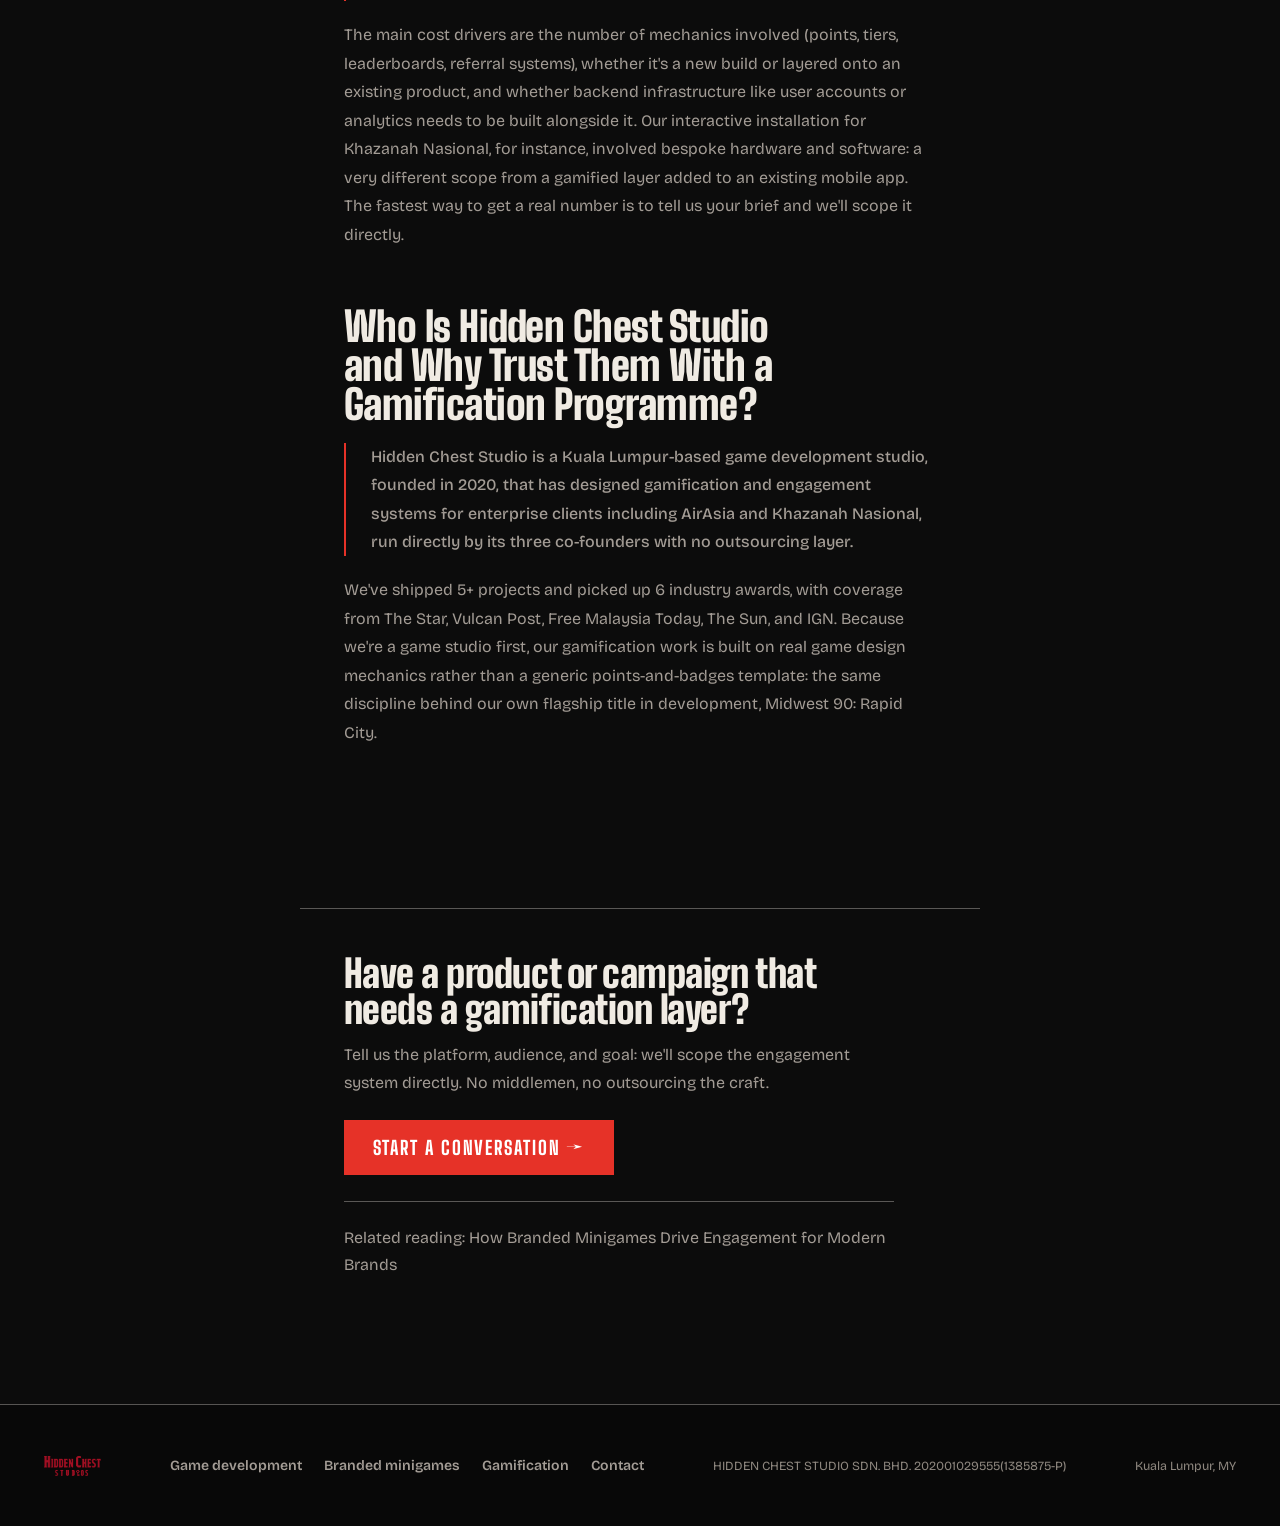
<file: blog/what-is-gamification-brand-activation-draft.html>
<!DOCTYPE html>
<html lang="en">
<head>
  <meta charset="UTF-8">
  <meta name="viewport" content="width=device-width, initial-scale=1.0">
  <title>Gamification for Brand Activation | Hidden Chest Studio</title>
  <meta name="description" content="What is gamification, how does it work for brand activation, and how is it different from a branded minigame? A practical guide from Hidden Chest Studio, the Kuala Lumpur agency behind AirAsia's LOFINDER and Khazanah Nasional's Carcosa Seri Negara installation.">
  <link rel="canonical" href="https://www.hiddenchest.studio/blog/what-is-gamification-brand-activation.html">
  <meta property="og:type" content="article">
  <meta property="og:title" content="Gamification for Brand Activation | Hidden Chest Studio">
  <meta property="og:description" content="What is gamification, how does it work for brand activation, and how is it different from a branded minigame? A practical guide from Hidden Chest Studio, the Kuala Lumpur agency behind AirAsia's LOFINDER and Khazanah Nasional's Carcosa Seri Negara installation.">
  <meta property="og:url" content="https://www.hiddenchest.studio/blog/what-is-gamification-brand-activation.html">
  <meta property="og:image" content="https://www.hiddenchest.studio/images/og/og-blog-gamification.jpg">
  <meta property="og:image:width" content="1200">
  <meta property="og:image:height" content="630">
  <meta property="og:image:alt" content="Hidden Chest Studio">
  <meta property="og:site_name" content="Hidden Chest Studio">
  <meta name="twitter:card" content="summary_large_image">
  <meta name="twitter:title" content="Gamification for Brand Activation | Hidden Chest Studio">
  <meta name="twitter:description" content="What is gamification, how does it work for brand activation, and how is it different from a branded minigame? A practical guide from Hidden Chest Studio, the Kuala Lumpur agency behind AirAsia's LOFINDER and Khazanah Nasional's Carcosa Seri Negara installation.">
  <meta name="twitter:image" content="https://www.hiddenchest.studio/images/og/og-blog-gamification.jpg">
  <link rel="preconnect" href="https://fonts.googleapis.com">
  <link rel="preconnect" href="https://fonts.gstatic.com" crossorigin>
  <link href="https://fonts.googleapis.com/css2?family=Big+Shoulders+Display:wght@600;700;800;900&family=Bricolage+Grotesque:opsz,wdth,wght@12..96,75..100,400..800&display=swap" rel="stylesheet">

  <!-- Article schema -->
  <script type="application/ld+json">
  {
    "@context": "https://schema.org",
    "@type": "Article",
    "headline": "What Is Gamification for Brand Activation?",
    "description": "What is gamification, how does it work for brand activation, and how is it different from a branded minigame? A practical guide from Hidden Chest Studio.",
    "image": "https://www.hiddenchest.studio/images/HIddenChestLogo.png",
    "datePublished": "2026-07-08",
    "dateModified": "2026-07-11",
    "inLanguage": "en",
    "author": {
      "@type": "Organization",
      "name": "Hidden Chest Studio Sdn. Bhd.",
      "url": "https://www.hiddenchest.studio"
    },
    "publisher": {
      "@type": "Organization",
      "name": "Hidden Chest Studio Sdn. Bhd.",
      "logo": {
        "@type": "ImageObject",
        "url": "https://www.hiddenchest.studio/images/og/og-blog-gamification.jpg"
      },
      "address": {
        "@type": "PostalAddress",
        "addressLocality": "Kuala Lumpur",
        "addressCountry": "MY"
      },
      "telephone": "+60 17-389 4937",
      "email": "hiddencheststudios@gmail.com"
    },
    "mainEntityOfPage": {
      "@type": "WebPage",
      "@id": "https://www.hiddenchest.studio/blog/what-is-gamification-brand-activation.html"
    }
  }
  </script>

  <!-- Breadcrumb schema -->
  <script type="application/ld+json">
  {
    "@context": "https://schema.org",
    "@type": "BreadcrumbList",
    "itemListElement": [
      { "@type": "ListItem", "position": 1, "name": "Home", "item": "https://www.hiddenchest.studio/" },
      { "@type": "ListItem", "position": 2, "name": "What Is Gamification for Brand Activation?", "item": "https://www.hiddenchest.studio/blog/what-is-gamification-brand-activation.html" }
    ]
  }
  </script>

  <!-- FAQPage schema -->
  <script type="application/ld+json">
  {
    "@context": "https://schema.org",
    "@type": "FAQPage",
    "mainEntity": [
      {
        "@type": "Question",
        "name": "What Is Gamification?",
        "acceptedAnswer": {
          "@type": "Answer",
          "text": "Gamification is the practice of applying game design mechanics: points, progress, rewards, competition, feedback loops: to a product, app, or campaign that isn't itself a game, in order to increase engagement and retention."
        }
      },
      {
        "@type": "Question",
        "name": "How Is Gamification Different From a Branded Minigame?",
        "acceptedAnswer": {
          "@type": "Answer",
          "text": "A branded minigame is a standalone game built around a campaign; gamification is the broader practice of layering game mechanics: points, rewards, progress: onto an existing product or experience, and a branded minigame is often just one component inside a larger gamification strategy."
        }
      },
      {
        "@type": "Question",
        "name": "How Does Gamification Work for Brand Activation?",
        "acceptedAnswer": {
          "@type": "Answer",
          "text": "Gamification drives brand activation by giving an audience a reason to opt in and keep participating, rather than passively receiving a message: the mechanics create a loop of action, feedback, and reward that a static campaign can't replicate."
        }
      },
      {
        "@type": "Question",
        "name": "What Kinds of Gamification Systems Can Be Built?",
        "acceptedAnswer": {
          "@type": "Answer",
          "text": "Gamification systems range from gamified mobile and web apps, to enterprise engagement and rewards platforms, to physical on-site installations: the right format depends on where the audience already spends time and what behaviour the brand is trying to change."
        }
      },
      {
        "@type": "Question",
        "name": "How Much Does a Gamification Project Cost?",
        "acceptedAnswer": {
          "@type": "Answer",
          "text": "Cost depends on scope: a lightweight gamified layer added to an existing app costs far less than a full enterprise engagement platform or a bespoke physical installation, so pricing should be scoped against the specific system being built rather than a single flat rate."
        }
      }
    ]
  }
  </script>
  <link rel="stylesheet" href="../hcs-draft.css">
  <script>document.documentElement.className += " js";</script>
  <meta name="robots" content="noindex, nofollow">
</head>
<body>
  <nav>
    <div class="nav-in">
      <a href="../" aria-label="Hidden Chest Studio, home">
        <img src="../images/HIddenChestLogo.png" alt="" class="nav-logo-img" width="254" height="90">
      </a>
      <button class="nav-toggle" id="nav-toggle" aria-expanded="false" aria-controls="nav-links">
        <span class="nav-toggle-bars" aria-hidden="true"><span></span><span></span></span>Menu
      </button>
      <div class="nav-links" id="nav-links">
        <a href="../#portfolio" class="nav-link">Work</a>
        <a href="../#services" class="nav-link">Services</a>
        <a href="../#about" class="nav-link">Studio</a>
        <a href="../#community" class="nav-link">Community</a>
        <a href="../#contact" class="btn btn--solid nav-cta">Start a project</a>
      </div>
    </div>
  </nav>

<main>
  <div class="crumbs"><a href="../">Home</a><span class="sep">/</span><a href="../#services">Services</a><span class="sep">/</span><span aria-current="page">What Is Gamification for Brand Activation?</span></div>
  <header class="article-header">
    <div class="hero-kicker"><i></i><span class="kicker">Blog · Gamification</span></div>
    <h1 class="article-title">What Is Gamification for Brand Activation?</h1>
    <p class="article-dek">A straight answer to what gamification actually means, how it differs from a branded minigame, and what it takes to build an engagement system that works, from the Kuala Lumpur studio behind AirAsia's LOFINDER and Khazanah Nasional's Carcosa Seri Negara installation.</p>
    <div class="article-meta"><span>Hidden Chest Studio</span><span>Published July 8, 2026</span><span>Kuala Lumpur, Malaysia</span></div>
  </header>
  <article class="article-body"><h2>What Is Gamification?</h2>
    <p class="direct-answer">Gamification is the practice of applying game design mechanics: points, progress, rewards, competition, feedback loops: to a product, app, or campaign that isn't itself a game, in order to increase engagement and retention.</p>
    <p>The goal isn't to turn a banking app or a loyalty programme into a video game. It's to borrow the specific mechanics that make games compelling: a visible sense of progress, a reason to come back tomorrow, a reward that feels earned rather than random, and apply them to a real business objective. Done well, gamification changes user behaviour without the audience necessarily thinking of it as "a game" at all. At Hidden Chest Studio, this is a core service line; the full scope of what we build is on <a href="../services/gamification.html">our gamification agency page</a>.</p>

    <h2>How Is Gamification Different From a Branded Minigame?</h2>
    <p class="direct-answer">A branded minigame is a standalone game built around a campaign; gamification is the broader practice of layering game mechanics: points, rewards, progress: onto an existing product or experience, and a branded minigame is often just one component inside a larger gamification strategy.</p>
    <p>The two overlap constantly but aren't the same thing. If a brand needs a discrete, playable experience for a campaign: something people load up, play for a few minutes, and share: that's a <a href="../services/branded-minigames.html">branded minigame</a>. If a brand needs an ongoing system that changes how users behave inside an app, a loyalty programme, or an internal tool over weeks or months, that's gamification. Many projects need both: a minigame can be the centrepiece of a wider gamified activation that also includes a leaderboard, rewards tier, or referral mechanic.</p>

    <h2>How Does Gamification Work for Brand Activation?</h2>
    <p class="direct-answer">Gamification drives brand activation by giving an audience a reason to opt in and keep participating, rather than passively receiving a message: the mechanics create a loop of action, feedback, and reward that a static campaign can't replicate.</p>
    <p>This is the process behind LOFINDER, the gamification project we built for AirAsia: instead of a conventional promotion, the campaign gave the audience an activity built around AirAsia's brand, with the mechanics designed first and the interface built around them: not the other way around. That sequencing matters. A lot of "gamified" products fail because a points counter gets bolted onto an existing flow after the fact. We design the engagement loop first, using real game design principles, then build the rewards system and interface around it.</p>
    <p>Gamification for brand activation isn't limited to apps and screens, either. For Khazanah Nasional, we applied the same engagement-first thinking to a bespoke, physical interactive installation at the historic Carcosa Seri Negara, proof that the discipline transfers from a mobile screen to a live, in-venue experience.</p>

    <h2>What Kinds of Gamification Systems Can Be Built?</h2>
    <p class="direct-answer">Gamification systems range from gamified mobile and web apps, to enterprise engagement and rewards platforms, to physical on-site installations: the right format depends on where the audience already spends time and what behaviour the brand is trying to change.</p>
    <ul>
      <li><strong>Gamified apps:</strong> consumer-facing mobile or web apps with progress tracking, rewards, and competitive mechanics built into the core flow.</li>
      <li><strong>Enterprise engagement systems:</strong> internal or customer-facing platforms using gamification to drive adoption, training completion, or repeat use.</li>
      <li><strong>Rewards and loyalty mechanics:</strong> point systems, tiered rewards, and progress mechanics layered onto an existing product or programme.</li>
      <li><strong>Physical installations:</strong> on-site, kiosk- or screen-based gamified experiences for events and venues, like the Carcosa Seri Negara project.</li>
    </ul>
    <p>Because Hidden Chest Studio is a full game development studio first, we bring the same Unity- and Godot-based production pipeline to gamification work that we use to ship our own titles: covered in more depth on our <a href="../services/game-development.html">game development page</a>.</p>

    <h2>How Much Does a Gamification Project Cost?</h2>
    <p class="direct-answer">Cost depends on scope: a lightweight gamified layer added to an existing app costs far less than a full enterprise engagement platform or a bespoke physical installation, so pricing should be scoped against the specific system being built rather than a single flat rate.</p>
    <p>The main cost drivers are the number of mechanics involved (points, tiers, leaderboards, referral systems), whether it's a new build or layered onto an existing product, and whether backend infrastructure like user accounts or analytics needs to be built alongside it. Our interactive installation for Khazanah Nasional, for instance, involved bespoke hardware and software: a very different scope from a gamified layer added to an existing mobile app. The fastest way to get a real number is to <a href="../#contact">tell us your brief</a> and we'll scope it directly.</p>

    <h2>Who Is Hidden Chest Studio and Why Trust Them With a Gamification Programme?</h2>
    <p class="direct-answer">Hidden Chest Studio is a Kuala Lumpur-based game development studio, founded in 2020, that has designed gamification and engagement systems for enterprise clients including AirAsia and Khazanah Nasional, run directly by its three co-founders with no outsourcing layer.</p>
    <p>We've shipped 5+ projects and picked up 6 industry awards, with coverage from The Star, Vulcan Post, Free Malaysia Today, The Sun, and IGN. Because we're a game studio first, our gamification work is built on real game design mechanics rather than a generic points-and-badges template: the same discipline behind our own flagship title in development, Midwest 90: Rapid City.</p></article>
  <section class="bay" style="padding-top:0"><div class="article-body article-cta rise" style="padding-bottom:0">
    <h3>Have a product or campaign that needs a gamification layer?</h3><p>Tell us the platform, audience, and goal: we'll scope the engagement system directly. No middlemen, no outsourcing the craft.</p><a class="btn btn--solid" href="../#contact">Start a Conversation →</a>
    <p class="related-post" style="margin-top:26px;padding-top:22px;border-top:1px solid var(--rule);font-size:16px;color:var(--mute)">Related reading: <a href="branded-minigames-for-marketing.html">How Branded Minigames Drive Engagement for Modern Brands</a></p>
  </div></section>
</main>
  <footer>
    <div class="footer-in">
      <img src="../images/HIddenChestLogo.png" alt="Hidden Chest Studio" class="footer-logo-img" width="254" height="90" loading="lazy">
      <div class="footer-links">
        <a class="footer-link" href="../services/game-development.html">Game development</a>
        <a class="footer-link" href="../services/branded-minigames.html">Branded minigames</a>
        <a class="footer-link" href="../services/gamification.html">Gamification</a>
        <a class="footer-link" href="../#contact">Contact</a>
      </div>
      <div class="footer-copy">HIDDEN CHEST STUDIO SDN. BHD. 202001029555(1385875-P)</div>
      <div class="footer-location">Kuala Lumpur, MY</div>
    </div>
  </footer>

<script src="../hcs-draft.js" defer></script>
</body>
</html>
</file>
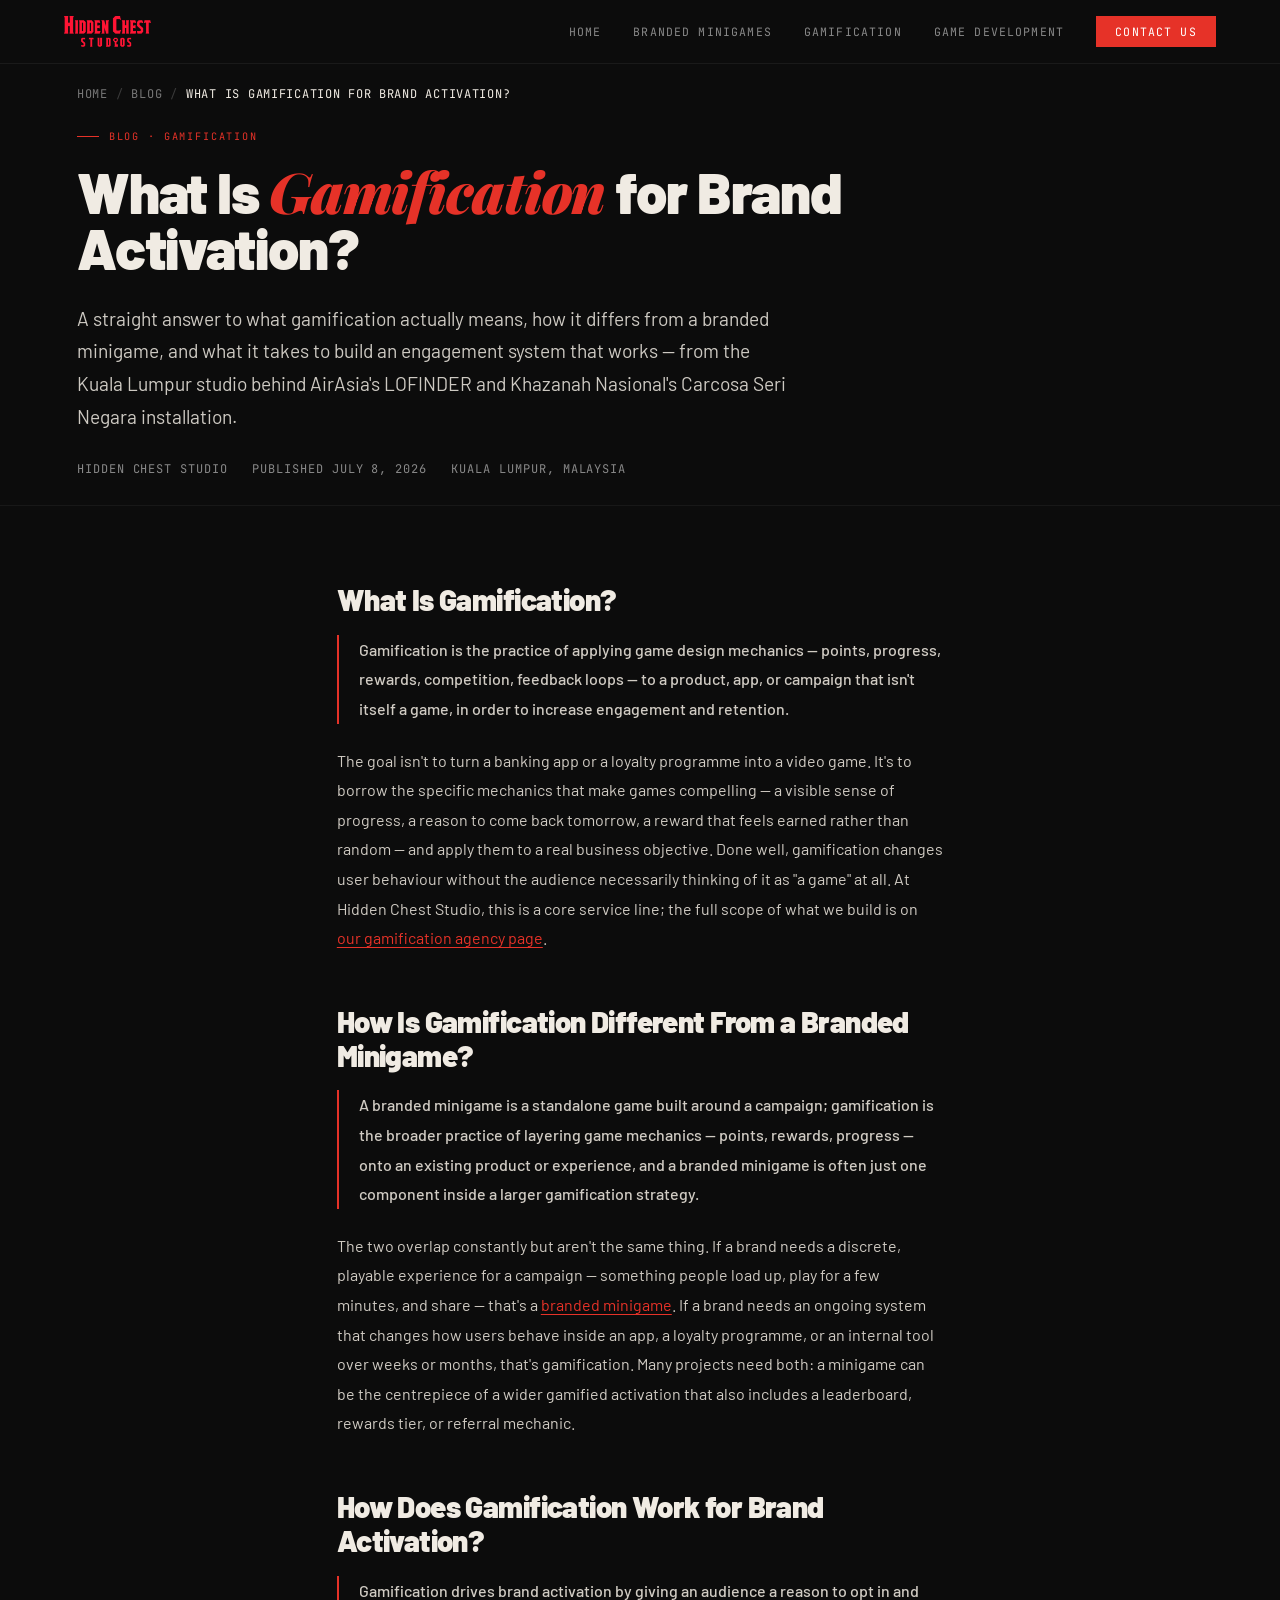
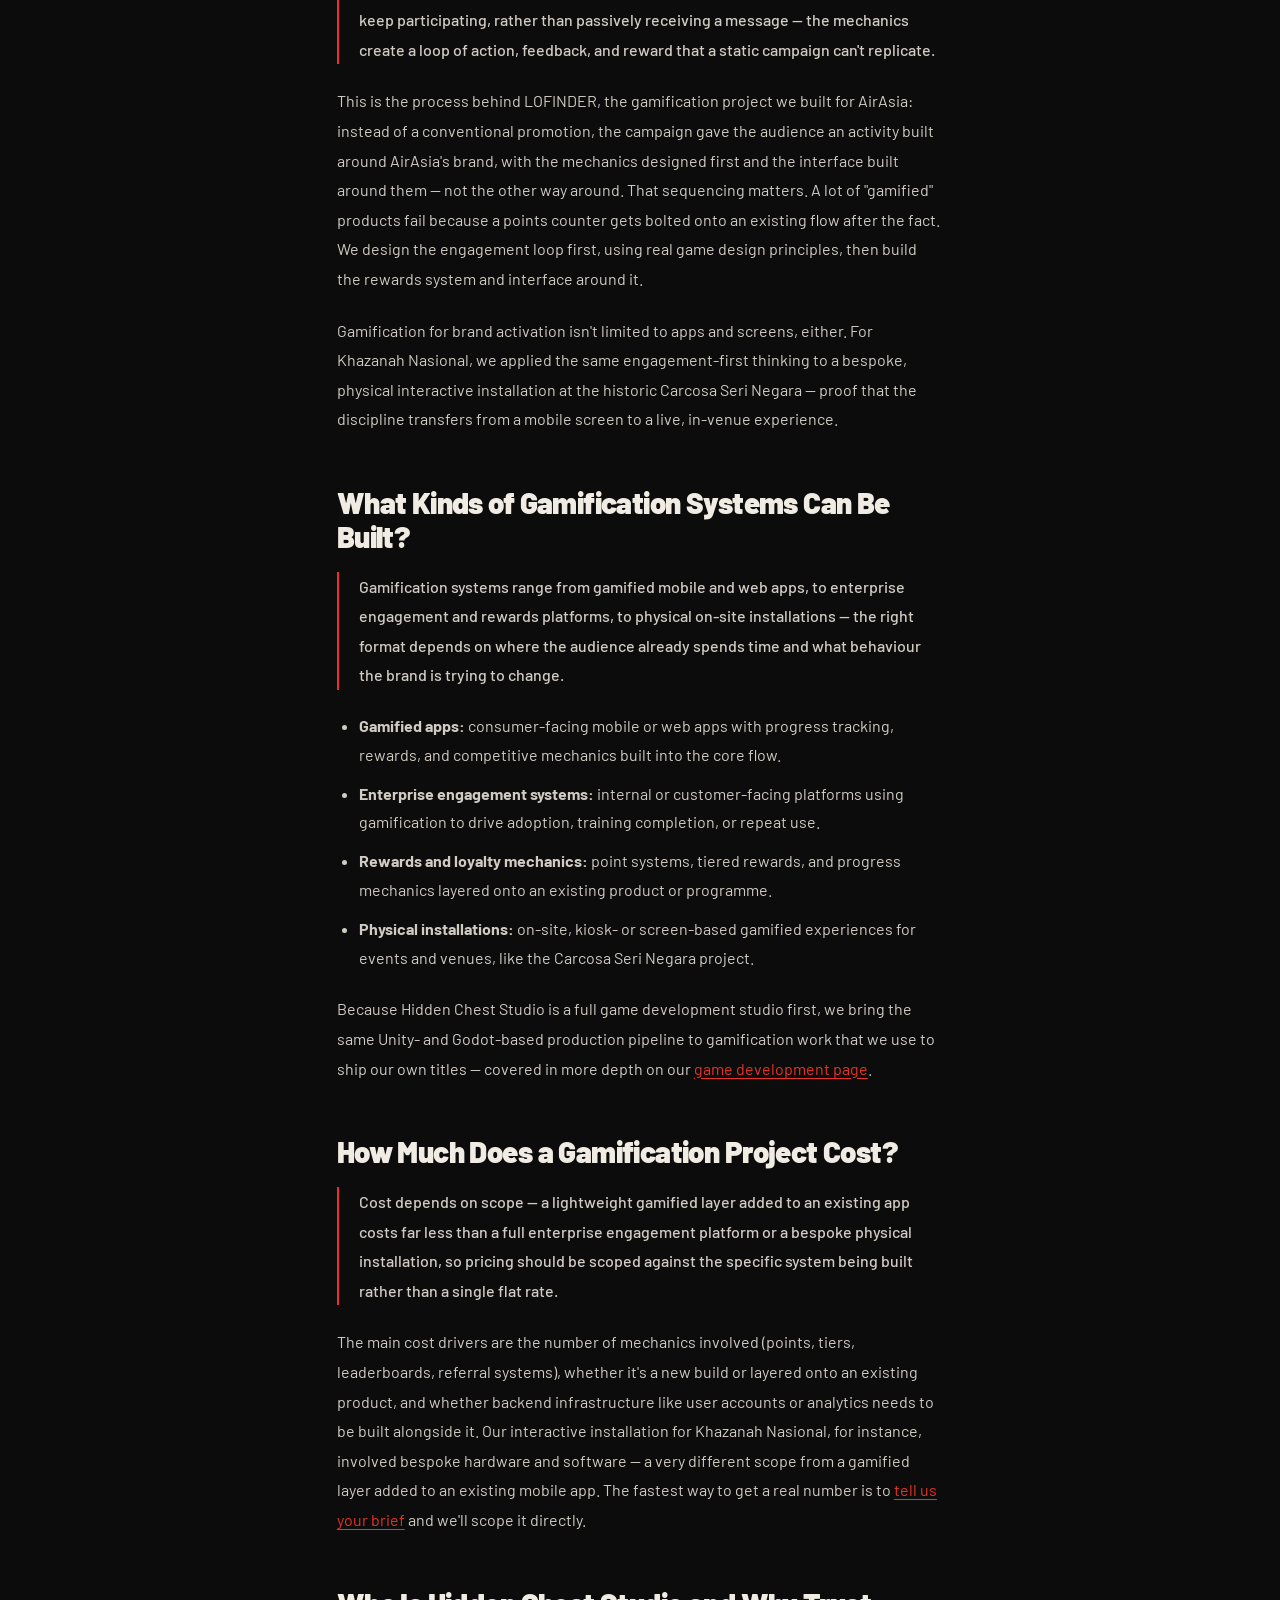
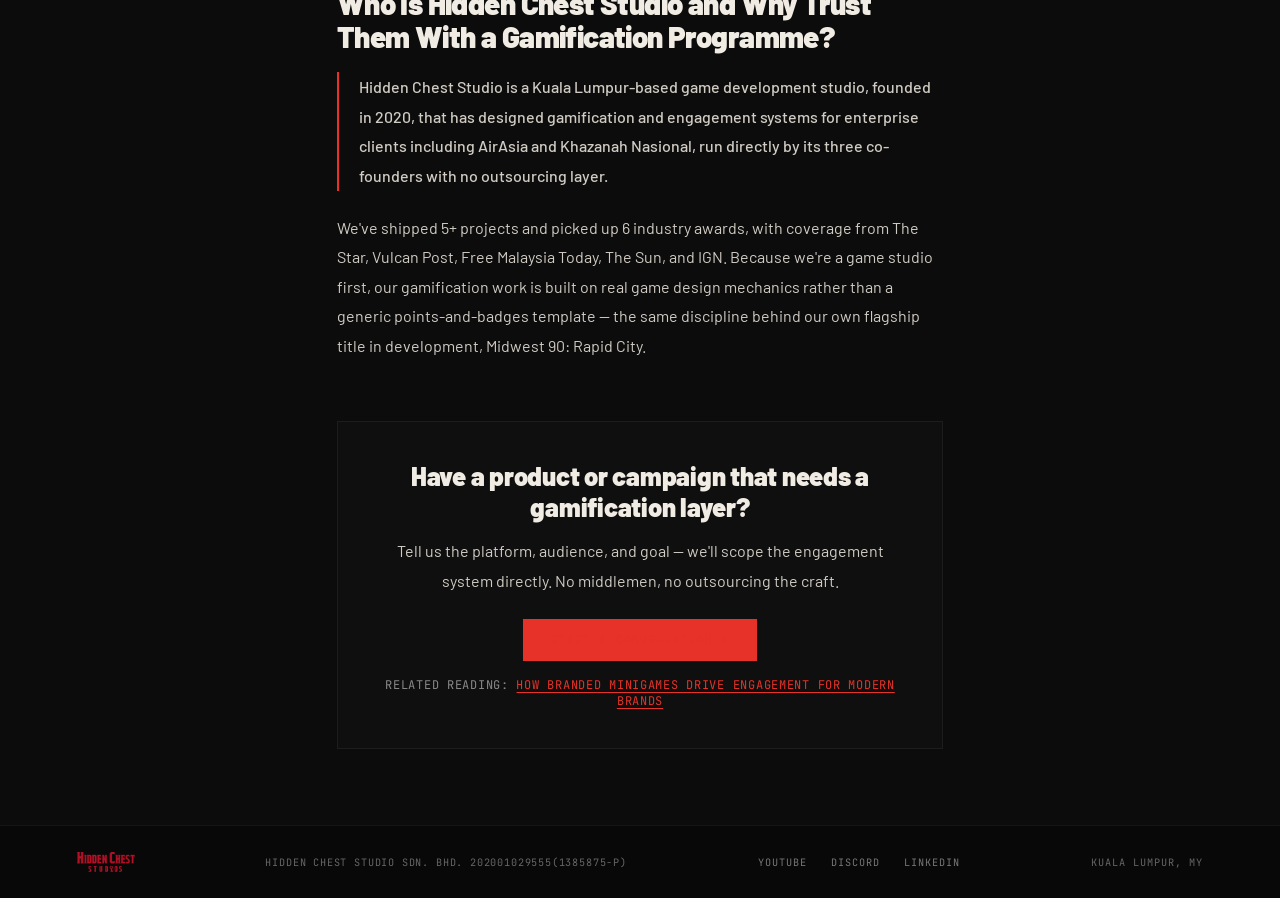
<file: blog/what-is-gamification-brand-activation.html>
<!DOCTYPE html>
<html lang="en">
<head>
  <meta charset="UTF-8">
  <meta name="viewport" content="width=device-width, initial-scale=1.0">
  <title>Gamification for Brand Activation | Hidden Chest Studio</title>
  <meta name="description" content="What is gamification, how does it work for brand activation, and how is it different from a branded minigame? A practical guide from Hidden Chest Studio, the Kuala Lumpur agency behind AirAsia's LOFINDER and Khazanah Nasional's Carcosa Seri Negara installation.">
  <link rel="canonical" href="https://www.hiddenchest.studio/blog/what-is-gamification-brand-activation.html">
  <meta property="og:type" content="article">
  <meta property="og:title" content="Gamification for Brand Activation | Hidden Chest Studio">
  <meta property="og:description" content="What is gamification, how does it work for brand activation, and how is it different from a branded minigame? A practical guide from Hidden Chest Studio, the Kuala Lumpur agency behind AirAsia's LOFINDER and Khazanah Nasional's Carcosa Seri Negara installation.">
  <meta property="og:url" content="https://www.hiddenchest.studio/blog/what-is-gamification-brand-activation.html">
  <meta property="og:image" content="https://www.hiddenchest.studio/images/HIddenChestLogo.png">
  <meta property="og:site_name" content="Hidden Chest Studio">
  <meta name="twitter:card" content="summary_large_image">
  <meta name="twitter:title" content="Gamification for Brand Activation | Hidden Chest Studio">
  <meta name="twitter:description" content="What is gamification, how does it work for brand activation, and how is it different from a branded minigame? A practical guide from Hidden Chest Studio, the Kuala Lumpur agency behind AirAsia's LOFINDER and Khazanah Nasional's Carcosa Seri Negara installation.">
  <meta name="twitter:image" content="https://www.hiddenchest.studio/images/HIddenChestLogo.png">
  <link rel="preconnect" href="https://fonts.googleapis.com">
  <link rel="preconnect" href="https://fonts.gstatic.com" crossorigin>
  <link href="https://fonts.googleapis.com/css2?family=Barlow:ital,wght@0,400;0,600;0,700;0,800;0,900;1,400&family=JetBrains+Mono:wght@400;500&family=Playfair+Display:ital,wght@1,400;1,700&family=Space+Grotesk:wght@300;400;500;600;700&family=Syne:wght@400;600;700;800&display=swap" rel="stylesheet">

  <!-- Article schema -->
  <script type="application/ld+json">
  {
    "@context": "https://schema.org",
    "@type": "Article",
    "headline": "What Is Gamification for Brand Activation?",
    "description": "What is gamification, how does it work for brand activation, and how is it different from a branded minigame? A practical guide from Hidden Chest Studio.",
    "image": "https://www.hiddenchest.studio/images/HIddenChestLogo.png",
    "datePublished": "2026-07-08",
    "dateModified": "2026-07-11",
    "inLanguage": "en",
    "author": {
      "@type": "Organization",
      "name": "Hidden Chest Studio Sdn. Bhd.",
      "url": "https://www.hiddenchest.studio"
    },
    "publisher": {
      "@type": "Organization",
      "name": "Hidden Chest Studio Sdn. Bhd.",
      "logo": {
        "@type": "ImageObject",
        "url": "https://www.hiddenchest.studio/images/HIddenChestLogo.png"
      },
      "address": {
        "@type": "PostalAddress",
        "addressLocality": "Kuala Lumpur",
        "addressCountry": "MY"
      },
      "telephone": "+60 17-389 4937",
      "email": "hiddencheststudios@gmail.com"
    },
    "mainEntityOfPage": {
      "@type": "WebPage",
      "@id": "https://www.hiddenchest.studio/blog/what-is-gamification-brand-activation.html"
    }
  }
  </script>

  <!-- Breadcrumb schema -->
  <script type="application/ld+json">
  {
    "@context": "https://schema.org",
    "@type": "BreadcrumbList",
    "itemListElement": [
      { "@type": "ListItem", "position": 1, "name": "Home", "item": "https://www.hiddenchest.studio/" },
      { "@type": "ListItem", "position": 2, "name": "What Is Gamification for Brand Activation?", "item": "https://www.hiddenchest.studio/blog/what-is-gamification-brand-activation.html" }
    ]
  }
  </script>

  <!-- FAQPage schema -->
  <script type="application/ld+json">
  {
    "@context": "https://schema.org",
    "@type": "FAQPage",
    "mainEntity": [
      {
        "@type": "Question",
        "name": "What Is Gamification?",
        "acceptedAnswer": {
          "@type": "Answer",
          "text": "Gamification is the practice of applying game design mechanics — points, progress, rewards, competition, feedback loops — to a product, app, or campaign that isn't itself a game, in order to increase engagement and retention."
        }
      },
      {
        "@type": "Question",
        "name": "How Is Gamification Different From a Branded Minigame?",
        "acceptedAnswer": {
          "@type": "Answer",
          "text": "A branded minigame is a standalone game built around a campaign; gamification is the broader practice of layering game mechanics — points, rewards, progress — onto an existing product or experience, and a branded minigame is often just one component inside a larger gamification strategy."
        }
      },
      {
        "@type": "Question",
        "name": "How Does Gamification Work for Brand Activation?",
        "acceptedAnswer": {
          "@type": "Answer",
          "text": "Gamification drives brand activation by giving an audience a reason to opt in and keep participating, rather than passively receiving a message — the mechanics create a loop of action, feedback, and reward that a static campaign can't replicate."
        }
      },
      {
        "@type": "Question",
        "name": "What Kinds of Gamification Systems Can Be Built?",
        "acceptedAnswer": {
          "@type": "Answer",
          "text": "Gamification systems range from gamified mobile and web apps, to enterprise engagement and rewards platforms, to physical on-site installations — the right format depends on where the audience already spends time and what behaviour the brand is trying to change."
        }
      },
      {
        "@type": "Question",
        "name": "How Much Does a Gamification Project Cost?",
        "acceptedAnswer": {
          "@type": "Answer",
          "text": "Cost depends on scope — a lightweight gamified layer added to an existing app costs far less than a full enterprise engagement platform or a bespoke physical installation, so pricing should be scoped against the specific system being built rather than a single flat rate."
        }
      }
    ]
  }
  </script>

  <style>
    *, *::before, *::after { box-sizing: border-box; margin: 0; padding: 0; }
    :root {
      --bg:      #0C0C0C;
      --red:     #E63228;
      --cream:   #F0EBE3;
      --border:  rgba(255,255,255,.05);
      --border6: rgba(255,255,255,.06);
    }
    html { scroll-behavior: smooth; }
    body { background: var(--bg); color: var(--cream); font-family: 'Barlow', system-ui, sans-serif; margin: 0; overflow-x: hidden; }
    .site { max-width: 2560px; margin: 0 auto; background: var(--bg); box-shadow: 0 8px 80px rgba(0,0,0,.7); }

    /* NAV (matches index.html) */
    nav { display:flex; align-items:center; justify-content:space-between; padding:0 clamp(40px,5vw,120px); height:clamp(60px,5vw,80px); background:var(--bg); border-bottom:1px solid var(--border6); position:sticky; top:0; z-index:100; }
    .nav-logo { display:flex; align-items:center; }
    .nav-logo-img { height:clamp(28px,2.4vw,40px); width:auto; display:block; }
    .nav-links { display:flex; align-items:center; gap:32px; }
    .nav-link { font-family:'JetBrains Mono',monospace; font-size:clamp(11px,.9vw,14px); letter-spacing:.1em; text-transform:uppercase; color:#888; text-decoration:none; }
    .nav-link:hover { color:var(--cream); }
    .nav-cta { display:inline-flex; padding:clamp(8px,.6vw,12px) clamp(18px,1.5vw,28px); background:var(--red); color:#fff; font-family:'JetBrains Mono',monospace; font-size:clamp(11px,.9vw,14px); letter-spacing:.1em; text-transform:uppercase; text-decoration:none; }
    .nav-cta:hover { background:#c8241b; }

    /* BREADCRUMB */
    .breadcrumb-nav { padding: 22px clamp(40px,6vw,140px) 0; }
    .breadcrumb { font-family:'JetBrains Mono',monospace; font-size:12px; letter-spacing:.06em; text-transform:uppercase; color:#777; }
    .breadcrumb a { color:#777; text-decoration:none; }
    .breadcrumb a:hover { color:var(--cream); }
    .breadcrumb .sep { margin:0 8px; color:#3a3a3a; }
    .breadcrumb .current { color:var(--cream); }

    /* ARTICLE HEADER */
    .article-header { padding: 28px clamp(40px,6vw,140px) 20px; border-bottom:1px solid var(--border); }
    .sec-eyebrow { display:flex; align-items:center; gap:10px; margin-bottom:20px; }
    .sec-line { width:22px; height:1.5px; background:var(--red); }
    .sec-tag { font-family:'JetBrains Mono',monospace; font-size:clamp(10px,.8vw,13px); letter-spacing:.18em; text-transform:uppercase; color:var(--red); }
    .article-title { font-family:'Barlow',sans-serif; font-weight:900; font-size:clamp(34px,4.4vw,64px); line-height:1.0; letter-spacing:-.02em; color:var(--cream); margin:0 0 26px; max-width:900px; }
    .article-title em { font-family:'Playfair Display',serif; font-style:italic; color:var(--red); }
    .article-dek { font-size:clamp(17px,1.5vw,22px); color:rgba(240,235,227,.85); line-height:1.7; max-width:720px; margin:0 0 28px; }
    .article-meta { font-family:'JetBrains Mono',monospace; font-size:12px; letter-spacing:.08em; text-transform:uppercase; color:#888; display:flex; gap:24px; flex-wrap:wrap; padding-bottom:8px; }

    /* ARTICLE BODY */
    .article-body { max-width: 760px; margin: 0 auto; padding: clamp(50px,6vw,90px) clamp(40px,6vw,140px); }
    .article-body h2 { font-family:'Barlow',sans-serif; font-weight:900; font-size:clamp(24px,2.3vw,34px); letter-spacing:-.02em; color:var(--cream); margin:52px 0 18px; line-height:1.15; }
    .article-body h2:first-child { margin-top:0; }
    .direct-answer { font-size:clamp(17px,1.5vw,21px); color:var(--cream); line-height:1.7; font-weight:500; margin:0 0 20px; padding-left:20px; border-left:2px solid var(--red); }
    .article-body p { font-size:clamp(16px,1.25vw,18px); color:#d0cbc3; line-height:1.85; margin:0 0 22px; }
    .article-body a { color:var(--red); text-decoration:underline; text-underline-offset:3px; }
    .article-body a:hover { color:#ff5c50; }
    .article-body ul { margin:0 0 22px; padding-left:22px; }
    .article-body li { font-size:clamp(16px,1.25vw,18px); color:#d0cbc3; line-height:1.8; margin-bottom:10px; }
    .article-cta { margin-top:60px; padding:clamp(28px,3vw,44px); border:1px solid var(--border6); background:#0f0f0f; text-align:center; }
    .article-cta h3 { font-family:'Barlow',sans-serif; font-weight:900; font-size:clamp(20px,2vw,28px); color:var(--cream); margin:0 0 14px; letter-spacing:-.01em; }
    .article-cta p { max-width:520px; margin:0 auto 24px; }
    .article-cta-link { display:inline-flex; padding:14px 28px; background:var(--red); color:#fff; font-family:'JetBrains Mono',monospace; font-size:11px; letter-spacing:.1em; text-transform:uppercase; text-decoration:none; }
    .article-cta-link:hover { background:#c8241b; }
    .related-post { margin-top:16px; font-family:'JetBrains Mono',monospace; font-size:12px; letter-spacing:.06em; text-transform:uppercase; color:#888; }
    .related-post a { color:var(--red); }

    /* FOOTER (matches index.html) */
    footer { padding:clamp(20px,2vw,36px) clamp(40px,6vw,140px); background:#080808; border-top:1px solid var(--border); display:flex; justify-content:space-between; align-items:center; flex-wrap:wrap; gap:16px; }
    .footer-brand { display:flex; align-items:center; }
    .footer-logo-img { height:clamp(20px,1.6vw,28px); width:auto; display:block; opacity:.7; }
    .footer-copy { font-family:'JetBrains Mono',monospace; font-size:clamp(10px,.8vw,13px); letter-spacing:.08em; text-transform:uppercase; color:#666; }
    .footer-links { display:flex; align-items:center; gap:24px; }
    .footer-link { font-family:'JetBrains Mono',monospace; font-size:clamp(10px,.8vw,13px); letter-spacing:.1em; text-transform:uppercase; color:#777; text-decoration:none; }
    .footer-link:hover { color:var(--cream); }
    .footer-location { font-family:'JetBrains Mono',monospace; font-size:clamp(10px,.8vw,13px); letter-spacing:.1em; text-transform:uppercase; color:#666; }

    @media (max-width:1024px) {
      nav,.article-header,.article-body,footer { padding-left:40px; padding-right:40px; }
    }
    @media (max-width:768px) {
      nav { padding:0 24px; }
      .article-header,.article-body { padding-left:24px; padding-right:24px; }
      .breadcrumb-nav { padding-left:24px; padding-right:24px; }
      footer { padding:24px; }
    }
    @media (max-width:580px) {
      .nav-links { display:none; }
    }
  </style>
</head>
<body>
<div class="site">

  <!-- NAV -->
  <nav>
    <div class="nav-logo">
      <a href="../"><img src="../images/HIddenChestLogo.png" alt="Hidden Chest Studio" class="nav-logo-img" width="160" height="40"></a>
    </div>
    <div class="nav-links">
      <a href="../" class="nav-link">Home</a>
      <a href="../services/branded-minigames.html" class="nav-link">Branded Minigames</a>
      <a href="../services/gamification.html" class="nav-link">Gamification</a>
      <a href="../services/game-development.html" class="nav-link">Game Development</a>
      <a href="../#contact" class="nav-cta">Contact Us</a>
    </div>
  </nav>

  <!-- BREADCRUMB -->
  <div class="breadcrumb-nav">
    <div class="breadcrumb">
      <a href="../">Home</a><span class="sep">/</span><span>Blog</span><span class="sep">/</span><span class="current">What Is Gamification for Brand Activation?</span>
    </div>
  </div>

  <!-- ARTICLE HEADER -->
  <div class="article-header">
    <div class="sec-eyebrow"><div class="sec-line"></div><span class="sec-tag">Blog · Gamification</span></div>
    <h1 class="article-title">What Is <em>Gamification</em> for Brand Activation?</h1>
    <p class="article-dek">A straight answer to what gamification actually means, how it differs from a branded minigame, and what it takes to build an engagement system that works — from the Kuala Lumpur studio behind AirAsia's LOFINDER and Khazanah Nasional's Carcosa Seri Negara installation.</p>
    <div class="article-meta">
      <span>Hidden Chest Studio</span>
      <span>Published July 8, 2026</span>
      <span>Kuala Lumpur, Malaysia</span>
    </div>
  </div>

  <!-- ARTICLE BODY -->
  <article class="article-body">

    <h2>What Is Gamification?</h2>
    <p class="direct-answer">Gamification is the practice of applying game design mechanics — points, progress, rewards, competition, feedback loops — to a product, app, or campaign that isn't itself a game, in order to increase engagement and retention.</p>
    <p>The goal isn't to turn a banking app or a loyalty programme into a video game. It's to borrow the specific mechanics that make games compelling — a visible sense of progress, a reason to come back tomorrow, a reward that feels earned rather than random — and apply them to a real business objective. Done well, gamification changes user behaviour without the audience necessarily thinking of it as "a game" at all. At Hidden Chest Studio, this is a core service line; the full scope of what we build is on <a href="../services/gamification.html">our gamification agency page</a>.</p>

    <h2>How Is Gamification Different From a Branded Minigame?</h2>
    <p class="direct-answer">A branded minigame is a standalone game built around a campaign; gamification is the broader practice of layering game mechanics — points, rewards, progress — onto an existing product or experience, and a branded minigame is often just one component inside a larger gamification strategy.</p>
    <p>The two overlap constantly but aren't the same thing. If a brand needs a discrete, playable experience for a campaign — something people load up, play for a few minutes, and share — that's a <a href="../services/branded-minigames.html">branded minigame</a>. If a brand needs an ongoing system that changes how users behave inside an app, a loyalty programme, or an internal tool over weeks or months, that's gamification. Many projects need both: a minigame can be the centrepiece of a wider gamified activation that also includes a leaderboard, rewards tier, or referral mechanic.</p>

    <h2>How Does Gamification Work for Brand Activation?</h2>
    <p class="direct-answer">Gamification drives brand activation by giving an audience a reason to opt in and keep participating, rather than passively receiving a message — the mechanics create a loop of action, feedback, and reward that a static campaign can't replicate.</p>
    <p>This is the process behind LOFINDER, the gamification project we built for AirAsia: instead of a conventional promotion, the campaign gave the audience an activity built around AirAsia's brand, with the mechanics designed first and the interface built around them — not the other way around. That sequencing matters. A lot of "gamified" products fail because a points counter gets bolted onto an existing flow after the fact. We design the engagement loop first, using real game design principles, then build the rewards system and interface around it.</p>
    <p>Gamification for brand activation isn't limited to apps and screens, either. For Khazanah Nasional, we applied the same engagement-first thinking to a bespoke, physical interactive installation at the historic Carcosa Seri Negara — proof that the discipline transfers from a mobile screen to a live, in-venue experience.</p>

    <h2>What Kinds of Gamification Systems Can Be Built?</h2>
    <p class="direct-answer">Gamification systems range from gamified mobile and web apps, to enterprise engagement and rewards platforms, to physical on-site installations — the right format depends on where the audience already spends time and what behaviour the brand is trying to change.</p>
    <ul>
      <li><strong>Gamified apps:</strong> consumer-facing mobile or web apps with progress tracking, rewards, and competitive mechanics built into the core flow.</li>
      <li><strong>Enterprise engagement systems:</strong> internal or customer-facing platforms using gamification to drive adoption, training completion, or repeat use.</li>
      <li><strong>Rewards and loyalty mechanics:</strong> point systems, tiered rewards, and progress mechanics layered onto an existing product or programme.</li>
      <li><strong>Physical installations:</strong> on-site, kiosk- or screen-based gamified experiences for events and venues, like the Carcosa Seri Negara project.</li>
    </ul>
    <p>Because Hidden Chest Studio is a full game development studio first, we bring the same Unity- and Godot-based production pipeline to gamification work that we use to ship our own titles — covered in more depth on our <a href="../services/game-development.html">game development page</a>.</p>

    <h2>How Much Does a Gamification Project Cost?</h2>
    <p class="direct-answer">Cost depends on scope — a lightweight gamified layer added to an existing app costs far less than a full enterprise engagement platform or a bespoke physical installation, so pricing should be scoped against the specific system being built rather than a single flat rate.</p>
    <p>The main cost drivers are the number of mechanics involved (points, tiers, leaderboards, referral systems), whether it's a new build or layered onto an existing product, and whether backend infrastructure like user accounts or analytics needs to be built alongside it. Our interactive installation for Khazanah Nasional, for instance, involved bespoke hardware and software — a very different scope from a gamified layer added to an existing mobile app. The fastest way to get a real number is to <a href="../#contact">tell us your brief</a> and we'll scope it directly.</p>

    <h2>Who Is Hidden Chest Studio and Why Trust Them With a Gamification Programme?</h2>
    <p class="direct-answer">Hidden Chest Studio is a Kuala Lumpur-based game development studio, founded in 2020, that has designed gamification and engagement systems for enterprise clients including AirAsia and Khazanah Nasional, run directly by its three co-founders with no outsourcing layer.</p>
    <p>We've shipped 5+ projects and picked up 6 industry awards, with coverage from The Star, Vulcan Post, Free Malaysia Today, The Sun, and IGN. Because we're a game studio first, our gamification work is built on real game design mechanics rather than a generic points-and-badges template — the same discipline behind our own flagship title in development, Midwest 90: Rapid City.</p>

    <div class="article-cta">
      <h3>Have a product or campaign that needs a gamification layer?</h3>
      <p>Tell us the platform, audience, and goal — we'll scope the engagement system directly. No middlemen, no outsourcing the craft.</p>
      <a href="../#contact" class="article-cta-link">Start a Conversation →</a>
      <div class="related-post">Related reading: <a href="branded-minigames-for-marketing.html">How Branded Minigames Drive Engagement for Modern Brands</a></div>
    </div>

  </article>

  <!-- FOOTER -->
  <footer>
    <div class="footer-brand">
      <img src="../images/HIddenChestLogo.png" alt="Hidden Chest Studio" class="footer-logo-img" width="112" height="28" loading="lazy">
    </div>
    <div class="footer-copy">HIDDEN CHEST STUDIO SDN. BHD. 202001029555(1385875-P)</div>
    <div class="footer-links">
      <a href="https://www.youtube.com/@hiddencheststudios" target="_blank" rel="noopener noreferrer" class="footer-link">YouTube</a>
      <a href="https://discord.gg/H64hNB6gzt" target="_blank" rel="noopener noreferrer" class="footer-link">Discord</a>
      <a href="https://www.linkedin.com/company/hidden-chest-studio/" target="_blank" rel="noopener noreferrer" class="footer-link">LinkedIn</a>
    </div>
    <span class="footer-location">Kuala Lumpur, MY</span>
  </footer>

</div>
</body>
</html>
</file>
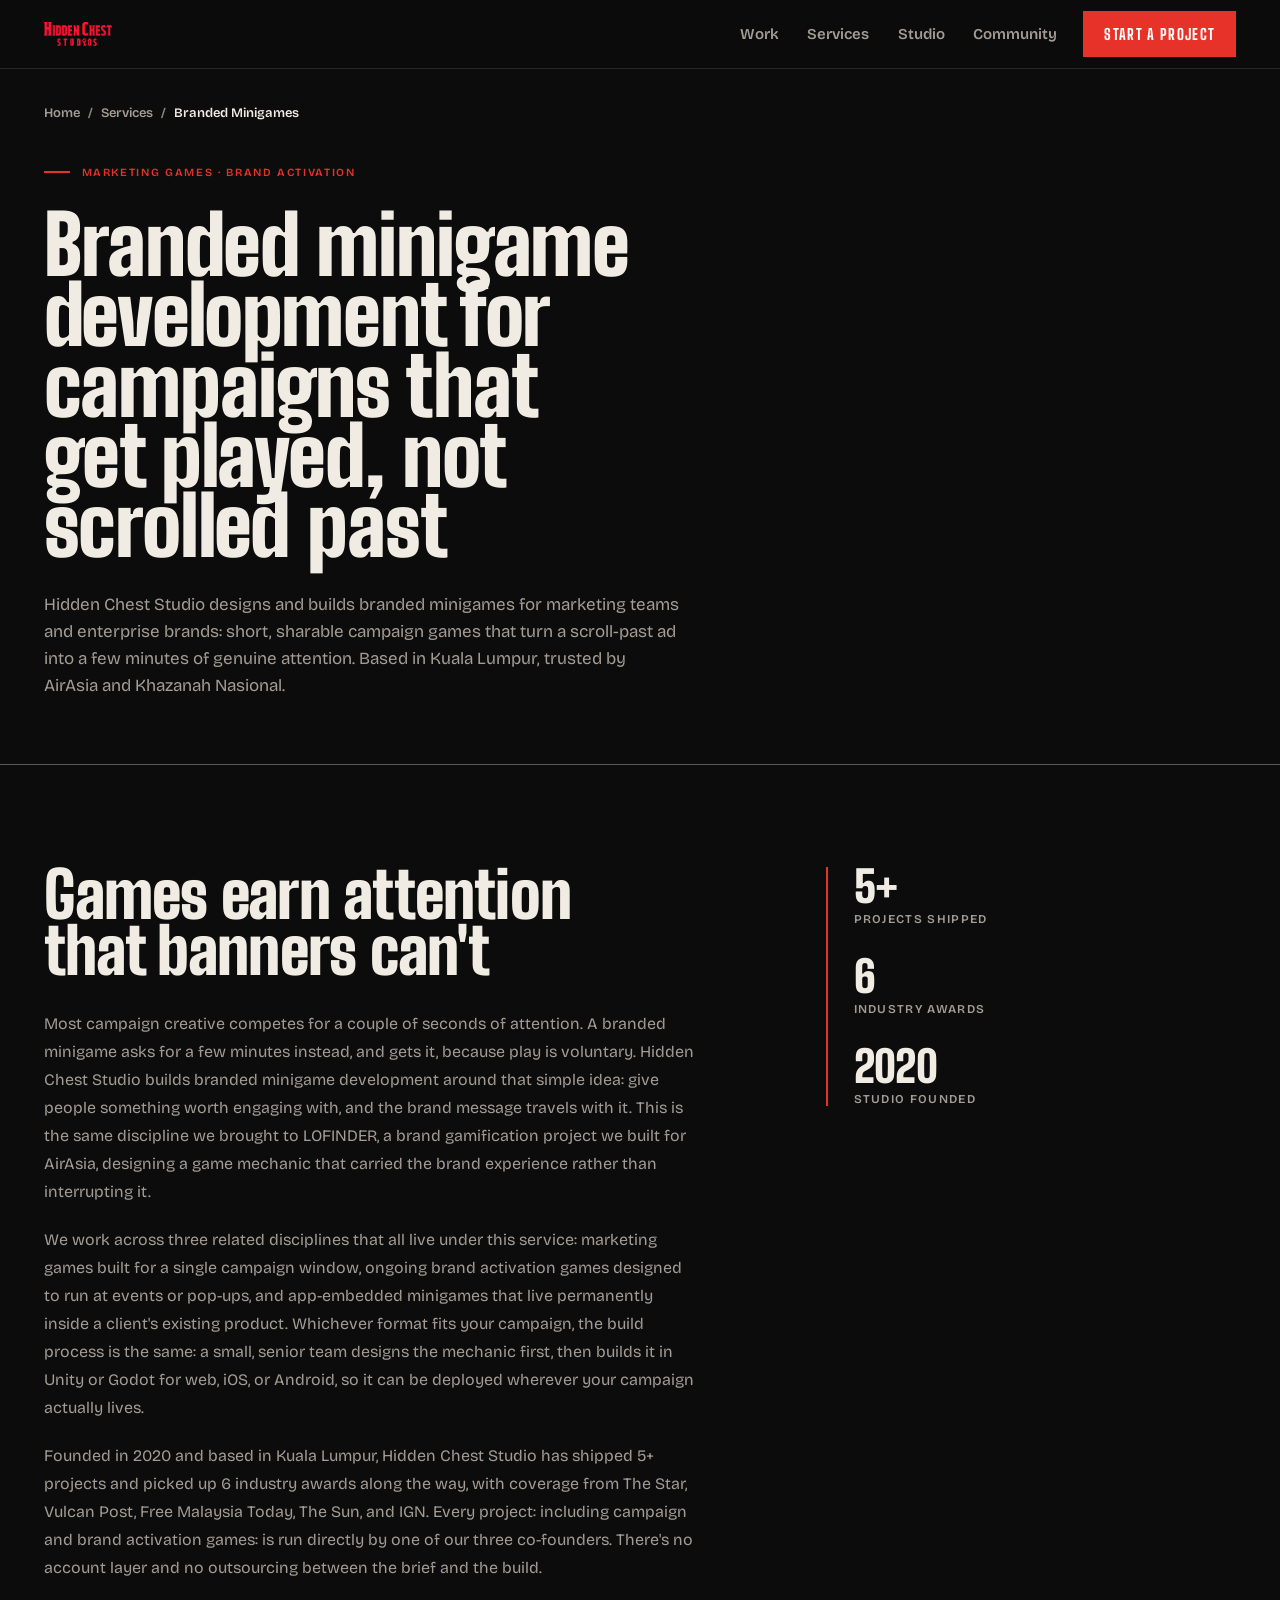
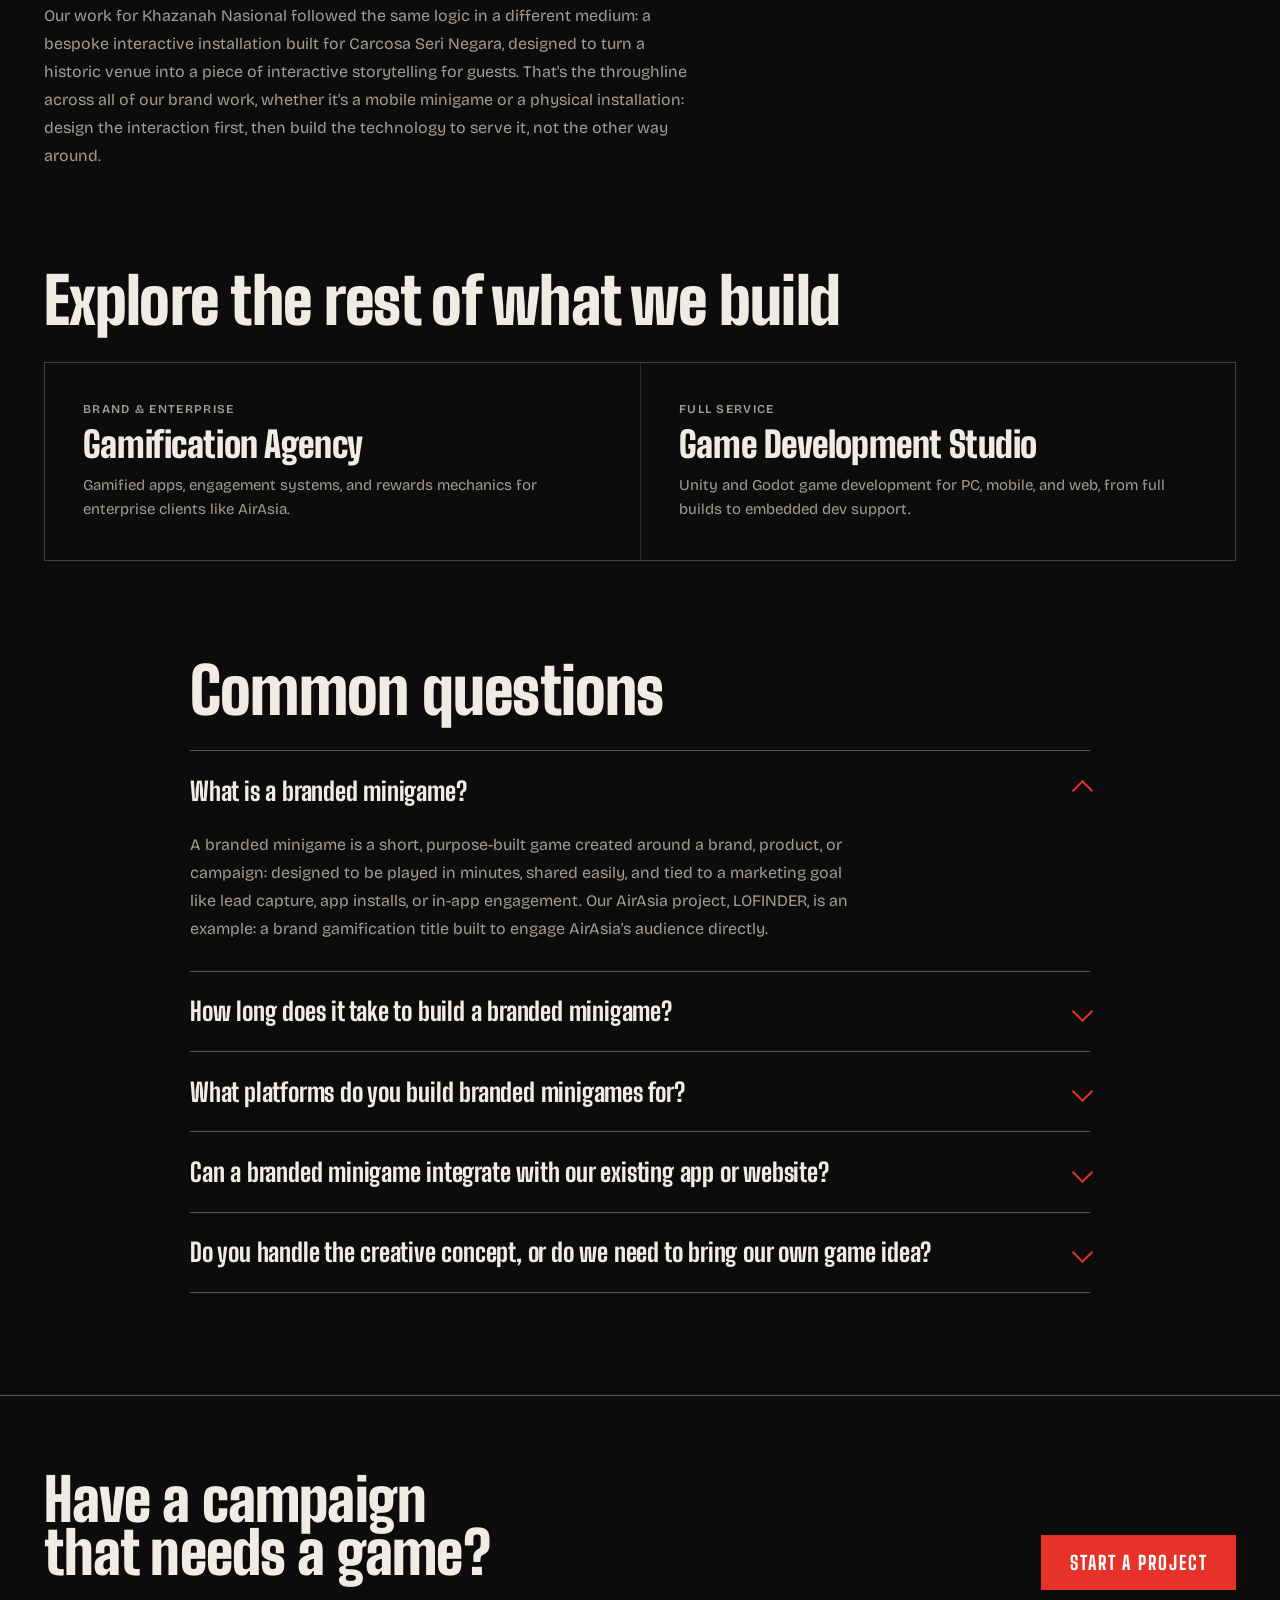
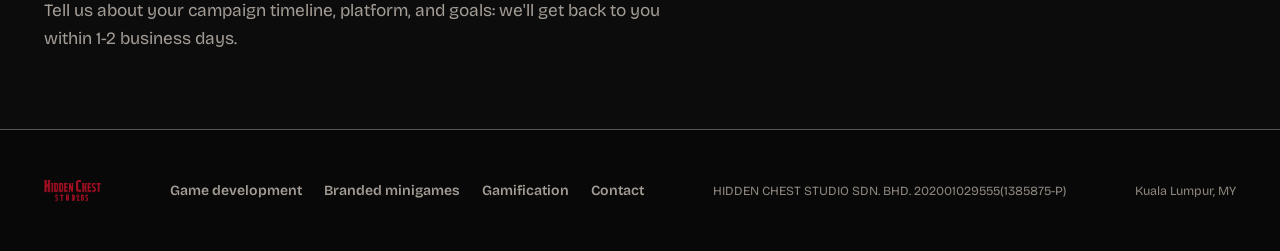
<file: services/branded-minigames-draft.html>
<!DOCTYPE html>
<html lang="en">
<head>
<meta charset="UTF-8">
<meta name="viewport" content="width=device-width, initial-scale=1.0">
<title>Branded Minigame Development Malaysia | Hidden Chest Studio</title>
<meta name="description" content="Hidden Chest Studio builds branded minigames and campaign games for brands like AirAsia. Kuala Lumpur game studio turning marketing campaigns into interactive play.">
<link rel="canonical" href="https://www.hiddenchest.studio/services/branded-minigames.html">
<meta property="og:type" content="website">
<meta property="og:title" content="Branded Minigame Development Malaysia | Hidden Chest Studio">
<meta property="og:description" content="Hidden Chest Studio builds branded minigames and campaign games for brands like AirAsia. Kuala Lumpur game studio turning marketing campaigns into interactive play.">
<meta property="og:url" content="https://www.hiddenchest.studio/services/branded-minigames.html">
<meta property="og:image" content="https://www.hiddenchest.studio/images/og/og-branded-minigames.jpg">
  <meta property="og:image:width" content="1200">
  <meta property="og:image:height" content="630">
  <meta property="og:image:alt" content="Hidden Chest Studio">
<meta property="og:site_name" content="Hidden Chest Studio">
<meta name="twitter:card" content="summary_large_image">
<meta name="twitter:title" content="Branded Minigame Development Malaysia | Hidden Chest Studio">
<meta name="twitter:description" content="Hidden Chest Studio builds branded minigames and campaign games for brands like AirAsia. Kuala Lumpur game studio turning marketing campaigns into interactive play.">
<meta name="twitter:image" content="https://www.hiddenchest.studio/images/og/og-branded-minigames.jpg">
<link rel="preconnect" href="https://fonts.googleapis.com">
<link rel="preconnect" href="https://fonts.gstatic.com" crossorigin>
<link href="https://fonts.googleapis.com/css2?family=Big+Shoulders+Display:wght@600;700;800;900&family=Bricolage+Grotesque:opsz,wdth,wght@12..96,75..100,400..800&display=swap" rel="stylesheet">
<script type="application/ld+json">
{
  "@context": "https://schema.org",
  "@type": "Service",
  "serviceType": "Branded Minigame Development",
  "name": "Branded Minigame Development",
  "description": "Custom branded minigames, campaign games, and brand activation games designed and built for marketing and enterprise campaigns.",
  "provider": {
    "@type": "Organization",
    "name": "Hidden Chest Studio Sdn. Bhd.",
    "email": "hiddencheststudios@gmail.com",
    "telephone": "+60 17-389 4937",
    "url": "https://www.hiddenchest.studio",
    "address": {
      "@type": "PostalAddress",
      "addressLocality": "Kuala Lumpur",
      "addressCountry": "Malaysia"
    }
  },
  "areaServed": "Malaysia",
  "url": "https://www.hiddenchest.studio/services/branded-minigames.html"
}
</script>
<script type="application/ld+json">
{
  "@context": "https://schema.org",
  "@type": "FAQPage",
  "mainEntity": [
    {
      "@type": "Question",
      "name": "What is a branded minigame?",
      "acceptedAnswer": {
        "@type": "Answer",
        "text": "A branded minigame is a short, purpose-built game created around a brand, product, or campaign: designed to be played in minutes, shared easily, and tied to a marketing goal like lead capture, app installs, or in-app engagement. Our AirAsia project, LOFINDER, is an example of this: a brand gamification title built to engage AirAsia's audience directly."
      }
    },
    {
      "@type": "Question",
      "name": "How long does it take to build a branded minigame?",
      "acceptedAnswer": {
        "@type": "Answer",
        "text": "Timelines depend on scope, but most campaign games move from concept to launch in weeks, not months, because they're built to be focused rather than sprawling. We scope every project around your campaign deadline first, then design the game around what's achievable in that window."
      }
    },
    {
      "@type": "Question",
      "name": "What platforms do you build branded minigames for?",
      "acceptedAnswer": {
        "@type": "Answer",
        "text": "We build for web, iOS, and Android, using Unity or Godot depending on the project's needs, so your minigame can live inside a microsite, an app, or a brand activation booth without extra rebuilding."
      }
    },
    {
      "@type": "Question",
      "name": "Can a branded minigame integrate with our existing app or website?",
      "acceptedAnswer": {
        "@type": "Answer",
        "text": "Yes. We regularly build minigames as embedded features inside existing brand apps and web properties, matching your existing design system and data or analytics requirements rather than shipping something disconnected."
      }
    },
    {
      "@type": "Question",
      "name": "Do you handle the creative concept, or do we need to bring our own game idea?",
      "acceptedAnswer": {
        "@type": "Answer",
        "text": "We handle the full creative process: concept, mechanic design, art direction, and build: starting from a campaign goal rather than a finished game idea. You don't need to arrive with a mechanic already designed; brief us on the audience and objective, and we'll design the play pattern that fits it, the same way we approached LOFINDER for AirAsia."
      }
    }
  ]
}
</script>
<script type="application/ld+json">
{
  "@context": "https://schema.org",
  "@type": "BreadcrumbList",
  "itemListElement": [
    { "@type": "ListItem", "position": 1, "name": "Home", "item": "https://www.hiddenchest.studio/" },
    { "@type": "ListItem", "position": 2, "name": "Services", "item": "https://www.hiddenchest.studio/services/" },
    { "@type": "ListItem", "position": 3, "name": "Branded Minigame Development", "item": "https://www.hiddenchest.studio/services/branded-minigames.html" }
  ]
}
</script>
  <link rel="stylesheet" href="../hcs-draft.css">
  <script>document.documentElement.className += " js";</script>
  <meta name="robots" content="noindex, nofollow">
</head>
<body>
  <nav>
    <div class="nav-in">
      <a href="../" aria-label="Hidden Chest Studio, home">
        <img src="../images/HIddenChestLogo.png" alt="" class="nav-logo-img" width="254" height="90">
      </a>
      <button class="nav-toggle" id="nav-toggle" aria-expanded="false" aria-controls="nav-links">
        <span class="nav-toggle-bars" aria-hidden="true"><span></span><span></span></span>Menu
      </button>
      <div class="nav-links" id="nav-links">
        <a href="../#portfolio" class="nav-link">Work</a>
        <a href="../#services" class="nav-link">Services</a>
        <a href="../#about" class="nav-link">Studio</a>
        <a href="../#community" class="nav-link">Community</a>
        <a href="../#contact" class="btn btn--solid nav-cta">Start a project</a>
      </div>
    </div>
  </nav>

<main>
  <div class="crumbs"><a href="../">Home</a><span class="sep">/</span><a href="../#services">Services</a><span class="sep">/</span><span aria-current="page">Branded Minigames</span></div>
  <header class="page-hero">
    <div class="hero-kicker"><i></i><span class="kicker">Marketing Games · Brand Activation</span></div>
    <h1>Branded minigame development for campaigns that get played, not scrolled past</h1>
    <p class="page-hero-desc">Hidden Chest Studio designs and builds branded minigames for marketing teams and enterprise brands: short, sharable campaign games that turn a scroll-past ad into a few minutes of genuine attention. Based in Kuala Lumpur, trusted by AirAsia and Khazanah Nasional.</p>
  </header>
  <section class="bay">
    <div class="split">
      <div class="rise"><h2 class="h2" style="margin-bottom:clamp(22px,2.4vw,32px)">Games earn attention that banners can't</h2>
        <div class="prose"><p>Most campaign creative competes for a couple of seconds of attention. A branded minigame asks for a few minutes instead, and gets it, because play is voluntary. Hidden Chest Studio builds branded minigame development around that simple idea: give people something worth engaging with, and the brand message travels with it. This is the same discipline we brought to LOFINDER, a brand gamification project we built for AirAsia, designing a game mechanic that carried the brand experience rather than interrupting it.</p><p>We work across three related disciplines that all live under this service: marketing games built for a single campaign window, ongoing brand activation games designed to run at events or pop-ups, and app-embedded minigames that live permanently inside a client's existing product. Whichever format fits your campaign, the build process is the same: a small, senior team designs the mechanic first, then builds it in Unity or Godot for web, iOS, or Android, so it can be deployed wherever your campaign actually lives.</p><p>Founded in 2020 and based in Kuala Lumpur, Hidden Chest Studio has shipped 5+ projects and picked up 6 industry awards along the way, with coverage from The Star, Vulcan Post, Free Malaysia Today, The Sun, and IGN. Every project: including campaign and brand activation games: is run directly by one of our three co-founders. There's no account layer and no outsourcing between the brief and the build.</p><p>Our work for Khazanah Nasional followed the same logic in a different medium: a bespoke interactive installation built for Carcosa Seri Negara, designed to turn a historic venue into a piece of interactive storytelling for guests. That's the throughline across all of our brand work, whether it's a mobile minigame or a physical installation: design the interaction first, then build the technology to serve it, not the other way around.</p></div>
      </div>
      <div class="rail rise">
        <div><div class="rail-num">5+</div><div class="rail-label">Projects Shipped</div></div>
        <div><div class="rail-num">6</div><div class="rail-label">Industry Awards</div></div>
        <div><div class="rail-num">2020</div><div class="rail-label">Studio Founded</div></div>
      </div>
    </div>
  </section>
  <section class="bay" style="padding-top:0">
    <div class="shell rise" style="margin-bottom:clamp(22px,2.6vw,36px)"><h2 class="h2">Explore the rest of what we build</h2></div>
    <div class="related rise">
      <a class="related-card" href="gamification.html"><span class="related-kind">Brand &amp; Enterprise</span><span class="related-title">Gamification Agency</span><span class="related-desc">Gamified apps, engagement systems, and rewards mechanics for enterprise clients like AirAsia.</span></a>
      <a class="related-card" href="game-development.html"><span class="related-kind">Full Service</span><span class="related-title">Game Development Studio</span><span class="related-desc">Unity and Godot game development for PC, mobile, and web, from full builds to embedded dev support.</span></a>
    </div>
  </section>
  <section class="bay" style="padding-top:0">
    <div class="faq rise">
      <h2 class="h2" style="margin-bottom:clamp(20px,2.4vw,32px)">Common questions</h2>
      <details open><summary>What is a branded minigame?</summary><p class="faq-a">A branded minigame is a short, purpose-built game created around a brand, product, or campaign: designed to be played in minutes, shared easily, and tied to a marketing goal like lead capture, app installs, or in-app engagement. Our AirAsia project, LOFINDER, is an example: a brand gamification title built to engage AirAsia's audience directly.</p></details>
      <details><summary>How long does it take to build a branded minigame?</summary><p class="faq-a">Timelines depend on scope, but most campaign games move from concept to launch in weeks, not months, because they're built to be focused rather than sprawling. We scope every project around your campaign deadline first, then design the game around what's achievable in that window.</p></details>
      <details><summary>What platforms do you build branded minigames for?</summary><p class="faq-a">We build for web, iOS, and Android, using Unity or Godot depending on the project's needs, so your minigame can live inside a microsite, an app, or a brand activation booth without extra rebuilding.</p></details>
      <details><summary>Can a branded minigame integrate with our existing app or website?</summary><p class="faq-a">Yes. We regularly build minigames as embedded features inside existing brand apps and web properties, matching your existing design system and analytics requirements rather than shipping something disconnected.</p></details>
      <details><summary>Do you handle the creative concept, or do we need to bring our own game idea?</summary><p class="faq-a">We handle the full creative process: concept, mechanic design, art direction, and build: starting from a campaign goal rather than a finished game idea. You don't need to arrive with a mechanic already designed; brief us on the audience and objective, and we'll design the play pattern that fits it, the same way we approached LOFINDER for AirAsia.</p></details>
    </div>
  </section>
  <section class="pagecta" id="contact"><div class="pagecta-in">
    <div><h2>Have a campaign that needs a game?</h2><p class="lede" style="margin-top:18px">Tell us about your campaign timeline, platform, and goals: we'll get back to you within 1-2 business days.</p></div>
    <a class="btn btn--solid" href="../#contact">Start a project</a>
  </div></section>
</main>
  <footer>
    <div class="footer-in">
      <img src="../images/HIddenChestLogo.png" alt="Hidden Chest Studio" class="footer-logo-img" width="254" height="90" loading="lazy">
      <div class="footer-links">
        <a class="footer-link" href="../services/game-development.html">Game development</a>
        <a class="footer-link" href="../services/branded-minigames.html">Branded minigames</a>
        <a class="footer-link" href="../services/gamification.html">Gamification</a>
        <a class="footer-link" href="../#contact">Contact</a>
      </div>
      <div class="footer-copy">HIDDEN CHEST STUDIO SDN. BHD. 202001029555(1385875-P)</div>
      <div class="footer-location">Kuala Lumpur, MY</div>
    </div>
  </footer>

<script src="../hcs-draft.js" defer></script>
</body>
</html>
</file>
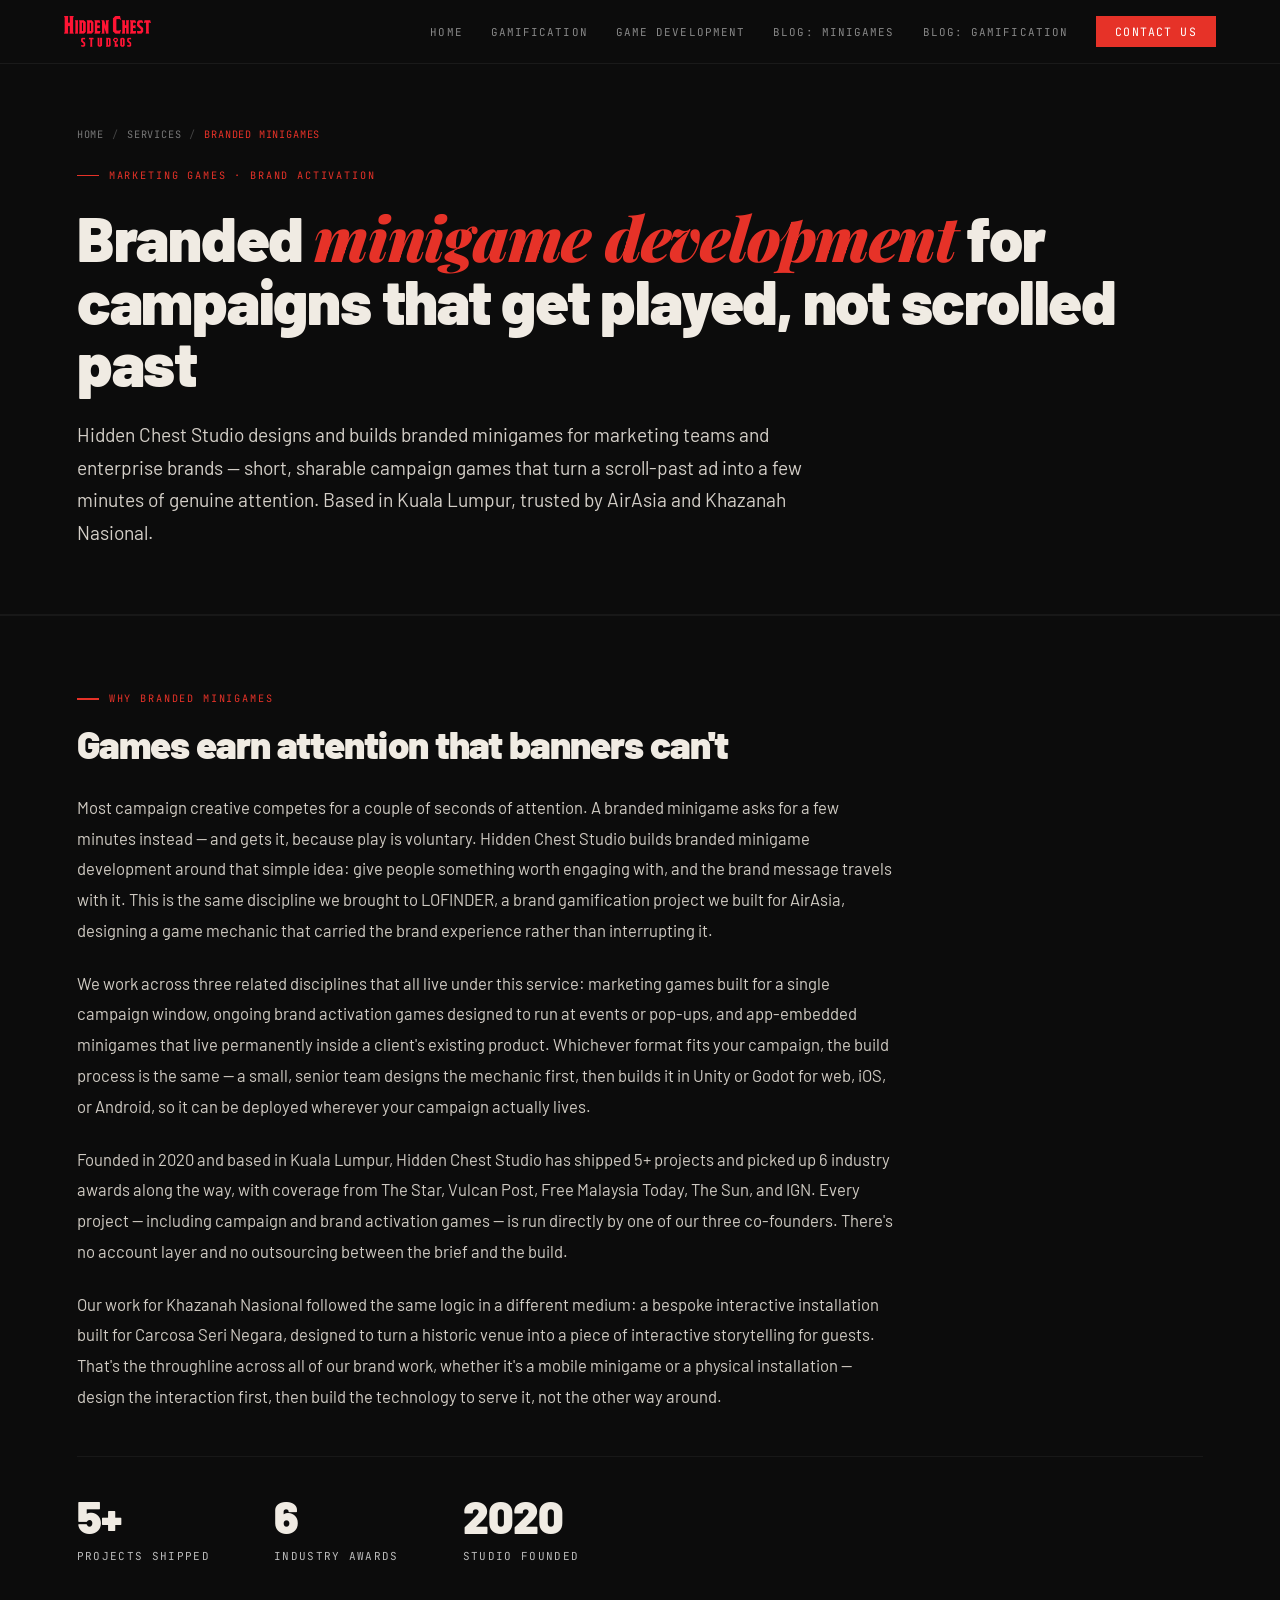
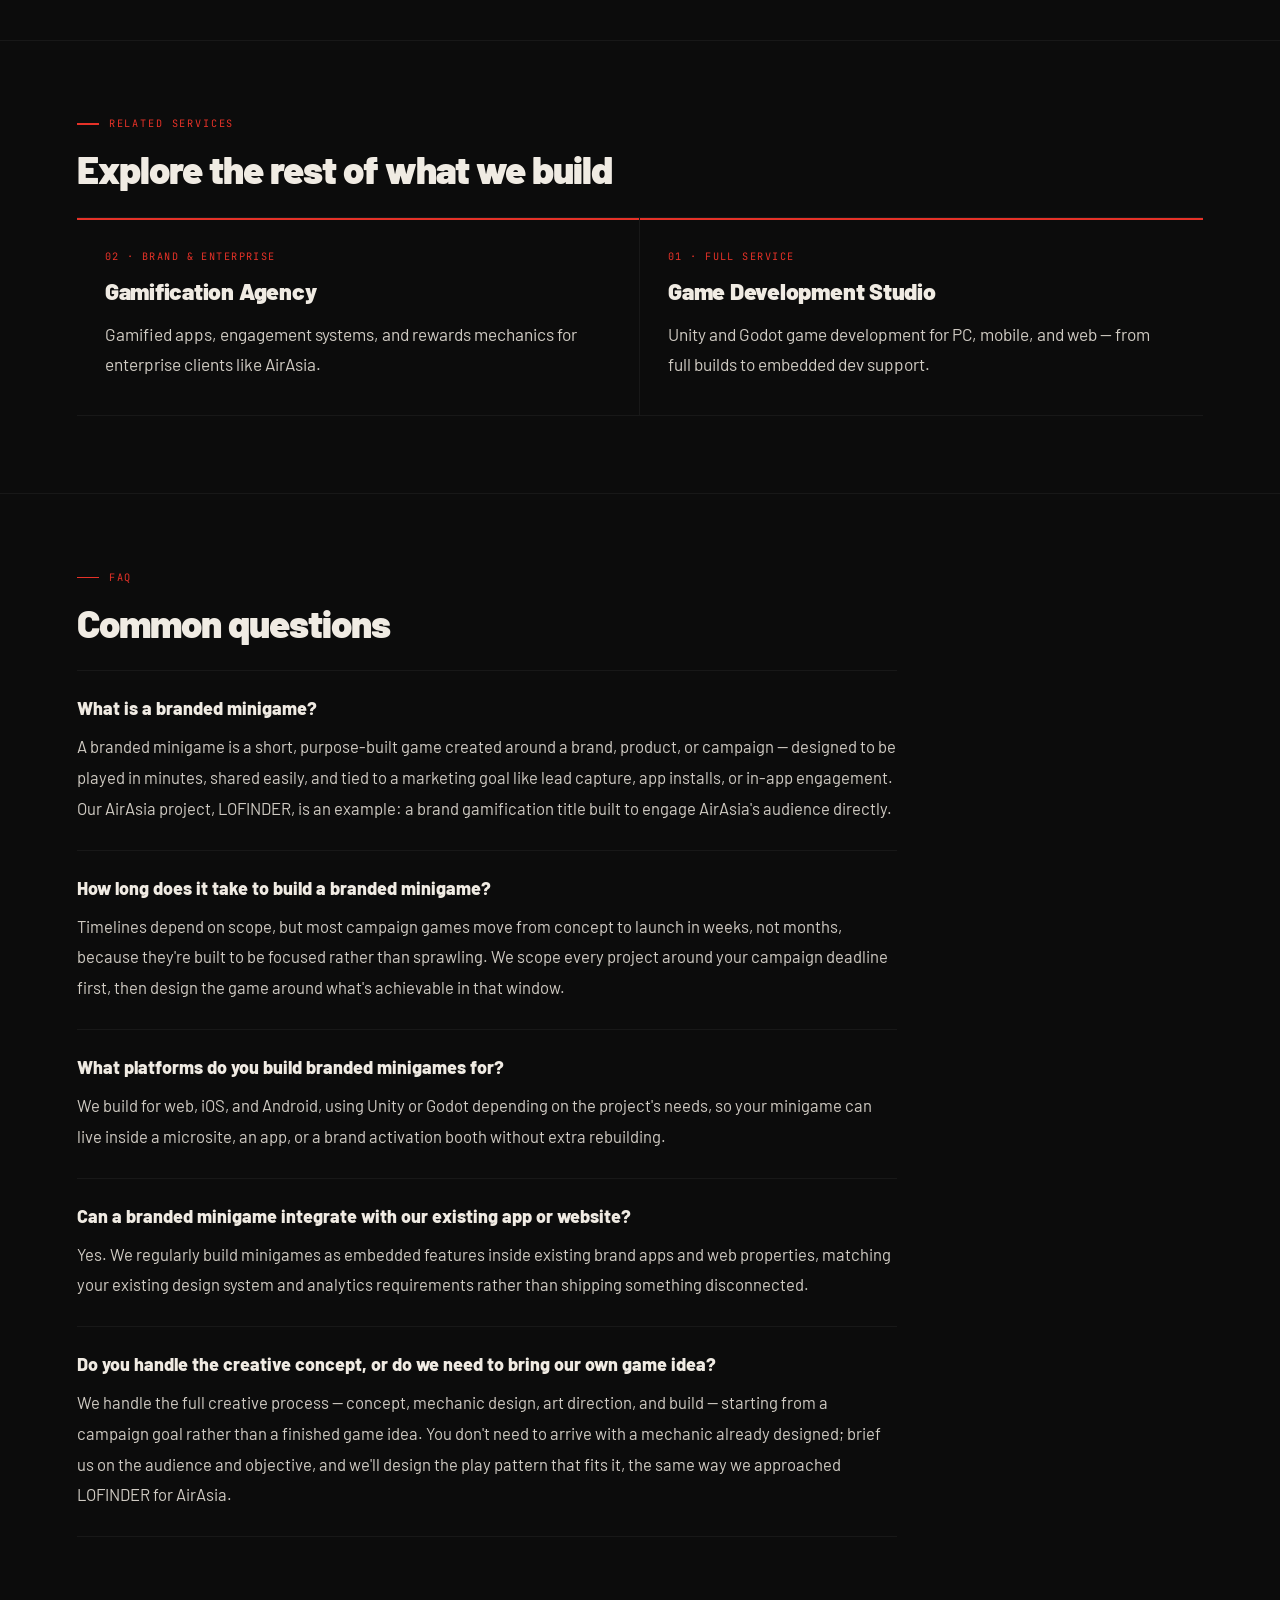
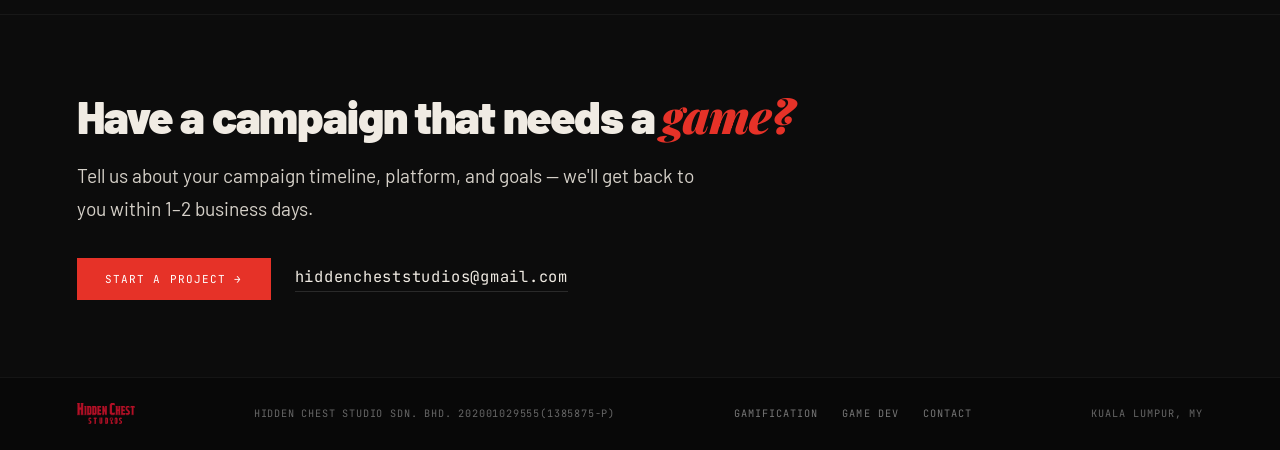
<file: services/branded-minigames.html>
<!DOCTYPE html>
<html lang="en">
<head>
<meta charset="UTF-8">
<meta name="viewport" content="width=device-width, initial-scale=1.0">
<title>Branded Minigame Development Malaysia | Hidden Chest Studio</title>
<meta name="description" content="Hidden Chest Studio builds branded minigames and campaign games for brands like AirAsia. Kuala Lumpur game studio turning marketing campaigns into interactive play.">
<link rel="canonical" href="https://www.hiddenchest.studio/services/branded-minigames.html">
<meta property="og:type" content="website">
<meta property="og:title" content="Branded Minigame Development Malaysia | Hidden Chest Studio">
<meta property="og:description" content="Hidden Chest Studio builds branded minigames and campaign games for brands like AirAsia. Kuala Lumpur game studio turning marketing campaigns into interactive play.">
<meta property="og:url" content="https://www.hiddenchest.studio/services/branded-minigames.html">
<meta property="og:image" content="https://www.hiddenchest.studio/images/HIddenChestLogo.png">
<meta property="og:site_name" content="Hidden Chest Studio">
<meta name="twitter:card" content="summary_large_image">
<meta name="twitter:title" content="Branded Minigame Development Malaysia | Hidden Chest Studio">
<meta name="twitter:description" content="Hidden Chest Studio builds branded minigames and campaign games for brands like AirAsia. Kuala Lumpur game studio turning marketing campaigns into interactive play.">
<meta name="twitter:image" content="https://www.hiddenchest.studio/images/HIddenChestLogo.png">
<link rel="preconnect" href="https://fonts.googleapis.com">
<link rel="preconnect" href="https://fonts.gstatic.com" crossorigin>
<link href="https://fonts.googleapis.com/css2?family=Barlow:ital,wght@0,400;0,600;0,700;0,800;0,900;1,400&family=JetBrains+Mono:wght@400;500&family=Playfair+Display:ital,wght@1,400;1,700&family=Space+Grotesk:wght@300;400;500;600;700&family=Syne:wght@400;600;700;800&display=swap" rel="stylesheet">
<script type="application/ld+json">
{
  "@context": "https://schema.org",
  "@type": "Service",
  "serviceType": "Branded Minigame Development",
  "name": "Branded Minigame Development",
  "description": "Custom branded minigames, campaign games, and brand activation games designed and built for marketing and enterprise campaigns.",
  "provider": {
    "@type": "Organization",
    "name": "Hidden Chest Studio Sdn. Bhd.",
    "email": "hiddencheststudios@gmail.com",
    "telephone": "+60 17-389 4937",
    "url": "https://www.hiddenchest.studio",
    "address": {
      "@type": "PostalAddress",
      "addressLocality": "Kuala Lumpur",
      "addressCountry": "Malaysia"
    }
  },
  "areaServed": "Malaysia",
  "url": "https://www.hiddenchest.studio/services/branded-minigames.html"
}
</script>
<script type="application/ld+json">
{
  "@context": "https://schema.org",
  "@type": "FAQPage",
  "mainEntity": [
    {
      "@type": "Question",
      "name": "What is a branded minigame?",
      "acceptedAnswer": {
        "@type": "Answer",
        "text": "A branded minigame is a short, purpose-built game created around a brand, product, or campaign — designed to be played in minutes, shared easily, and tied to a marketing goal like lead capture, app installs, or in-app engagement. Our AirAsia project, LOFINDER, is an example of this: a brand gamification title built to engage AirAsia's audience directly."
      }
    },
    {
      "@type": "Question",
      "name": "How long does it take to build a branded minigame?",
      "acceptedAnswer": {
        "@type": "Answer",
        "text": "Timelines depend on scope, but most campaign games move from concept to launch in weeks, not months, because they're built to be focused rather than sprawling. We scope every project around your campaign deadline first, then design the game around what's achievable in that window."
      }
    },
    {
      "@type": "Question",
      "name": "What platforms do you build branded minigames for?",
      "acceptedAnswer": {
        "@type": "Answer",
        "text": "We build for web, iOS, and Android, using Unity or Godot depending on the project's needs, so your minigame can live inside a microsite, an app, or a brand activation booth without extra rebuilding."
      }
    },
    {
      "@type": "Question",
      "name": "Can a branded minigame integrate with our existing app or website?",
      "acceptedAnswer": {
        "@type": "Answer",
        "text": "Yes. We regularly build minigames as embedded features inside existing brand apps and web properties, matching your existing design system and data or analytics requirements rather than shipping something disconnected."
      }
    },
    {
      "@type": "Question",
      "name": "Do you handle the creative concept, or do we need to bring our own game idea?",
      "acceptedAnswer": {
        "@type": "Answer",
        "text": "We handle the full creative process — concept, mechanic design, art direction, and build — starting from a campaign goal rather than a finished game idea. You don't need to arrive with a mechanic already designed; brief us on the audience and objective, and we'll design the play pattern that fits it, the same way we approached LOFINDER for AirAsia."
      }
    }
  ]
}
</script>
<script type="application/ld+json">
{
  "@context": "https://schema.org",
  "@type": "BreadcrumbList",
  "itemListElement": [
    { "@type": "ListItem", "position": 1, "name": "Home", "item": "https://www.hiddenchest.studio/" },
    { "@type": "ListItem", "position": 2, "name": "Services", "item": "https://www.hiddenchest.studio/services/" },
    { "@type": "ListItem", "position": 3, "name": "Branded Minigame Development", "item": "https://www.hiddenchest.studio/services/branded-minigames.html" }
  ]
}
</script>
<style>
    *, *::before, *::after { box-sizing: border-box; margin: 0; padding: 0; }
    :root {
      --bg:      #0C0C0C;
      --red:     #E63228;
      --cream:   #F0EBE3;
      --border:  rgba(255,255,255,.05);
      --border6: rgba(255,255,255,.06);
    }
    html { scroll-behavior: smooth; }
    body { background: var(--bg); color: var(--cream); font-family: 'Barlow', system-ui, sans-serif; margin: 0; overflow-x: hidden; }
    .site { max-width: 2560px; margin: 0 auto; background: var(--bg); box-shadow: 0 8px 80px rgba(0,0,0,.7); }

    /* NAV */
    nav { display:flex; align-items:center; justify-content:space-between; padding:0 clamp(40px,5vw,120px); height:clamp(60px,5vw,80px); background:var(--bg); border-bottom:1px solid var(--border6); position:sticky; top:0; z-index:100; }
    .nav-logo { display:flex; align-items:center; }
    .nav-logo-img { height:clamp(28px,2.4vw,40px); width:auto; display:block; }
    .nav-links { display:flex; align-items:center; gap:28px; }
    .nav-link { font-family:'JetBrains Mono',monospace; font-size:clamp(10px,.85vw,13px); letter-spacing:.1em; text-transform:uppercase; color:#888; text-decoration:none; }
    .nav-link:hover { color:var(--cream); }
    .nav-cta { display:inline-flex; padding:clamp(8px,.6vw,12px) clamp(18px,1.5vw,28px); background:var(--red); color:#fff; font-family:'JetBrains Mono',monospace; font-size:clamp(11px,.9vw,14px); letter-spacing:.1em; text-transform:uppercase; text-decoration:none; }
    .nav-cta:hover { background:#c8241b; }

    /* PAGE HERO */
    .page-hero { padding:clamp(50px,5vw,90px) clamp(40px,6vw,140px) clamp(50px,5vw,80px); border-bottom:1px solid var(--border); }
    .breadcrumb { display:flex; flex-wrap:wrap; align-items:center; gap:8px; margin-bottom:28px; font-family:'JetBrains Mono',monospace; font-size:clamp(10px,.8vw,13px); letter-spacing:.08em; text-transform:uppercase; color:#777; }
    .breadcrumb a { color:#777; text-decoration:none; }
    .breadcrumb a:hover { color:var(--cream); }
    .breadcrumb .sep { color:#444; }
    .breadcrumb .current { color:var(--red); }
    .eyebrow { display:flex; align-items:center; gap:10px; margin-bottom:24px; }
    .eyebrow-line { width:22px; height:1.5px; background:var(--red); }
    .eyebrow-text { font-family:'JetBrains Mono',monospace; font-size:clamp(10px,.8vw,13px); letter-spacing:.18em; text-transform:uppercase; color:var(--red); }
    .page-hero h1 { margin:0 0 24px; font-family:'Barlow',sans-serif; font-weight:900; font-size:clamp(36px,4.8vw,72px); line-height:1.02; letter-spacing:-.02em; color:var(--cream); max-width:1100px; }
    .page-hero h1 em { font-family:'Playfair Display',serif; font-style:italic; color:var(--red); }
    .page-hero-desc { font-size:clamp(17px,1.5vw,23px); color:rgba(240,235,227,.88); line-height:1.7; max-width:760px; margin:0; }

    /* SECTIONS */
    .section { padding:clamp(60px,6vw,120px) clamp(40px,6vw,140px); border-top:1px solid var(--border); }
    .sec-eyebrow { display:flex; align-items:center; gap:10px; margin-bottom:20px; }
    .sec-line { width:22px; height:1.5px; background:var(--red); }
    .sec-tag { font-family:'JetBrains Mono',monospace; font-size:clamp(10px,.8vw,13px); letter-spacing:.18em; text-transform:uppercase; color:var(--red); }
    .sec-h2 { margin:0 0 28px; font-family:'Barlow',sans-serif; font-weight:900; font-size:clamp(30px,3vw,52px); letter-spacing:-.025em; color:var(--cream); line-height:1.0; }
    .sec-h2 em { font-family:'Playfair Display',serif; font-style:italic; color:var(--red); }

    .body-copy { max-width:820px; }
    .body-copy p { font-size:clamp(16px,1.3vw,19px); color:#d0cbc3; line-height:1.85; margin:0 0 22px; }
    .body-copy p:last-child { margin-bottom:0; }

    /* SERVICES / CROSS-LINK CARDS */
    .services-grid { display:grid; grid-template-columns:repeat(2,1fr); gap:0; margin-top:0; border-top:1px solid var(--border); }
    .svc-card { background:transparent; border-right:1px solid var(--border); border-bottom:1px solid var(--border); padding:32px 28px 36px; display:flex; flex-direction:column; justify-content:space-between; position:relative; text-decoration:none; color:inherit; }
    .svc-card:last-child { border-right:none; }
    .svc-card::before { content:''; position:absolute; top:0; left:0; right:0; height:2px; background:var(--red); }
    .svc-num { font-family:'JetBrains Mono',monospace; font-size:clamp(10px,.8vw,13px); letter-spacing:.14em; text-transform:uppercase; color:var(--red); margin-bottom:14px; }
    .svc-title { font-family:'Barlow',sans-serif; font-size:clamp(20px,1.8vw,28px); font-weight:900; color:var(--cream); margin:0 0 14px; letter-spacing:-.01em; }
    .svc-desc { font-size:clamp(16px,1.35vw,21px); color:#d0cbc3; line-height:1.75; margin-bottom:0; }

    /* STATS */
    .stat-row { display:flex; gap:64px; margin-top:44px; padding-top:32px; border-top:1px solid var(--border); flex-wrap:wrap; }
    .stat-num { font-family:'Barlow',sans-serif; font-size:clamp(38px,3.5vw,56px); font-weight:900; color:var(--cream); letter-spacing:-.02em; margin-bottom:6px; }
    .stat-label { font-family:'JetBrains Mono',monospace; font-size:clamp(11px,.85vw,14px); letter-spacing:.12em; text-transform:uppercase; color:#bbb; }

    /* FAQ */
    .faq-item { border-top:1px solid var(--border); padding:26px 0; }
    .faq-item:last-child { border-bottom:1px solid var(--border); }
    .faq-q { font-family:'Barlow',sans-serif; font-weight:800; font-size:clamp(17px,1.4vw,22px); color:var(--cream); margin:0 0 12px; }
    .faq-a { font-size:clamp(15px,1.2vw,18px); color:#d0cbc3; line-height:1.75; margin:0; }

    /* CONTACT CTA */
    .contact { padding:clamp(60px,6vw,88px) clamp(40px,6vw,140px); border-top:1px solid var(--border); }
    .contact h2 { margin:0 0 20px; font-family:'Barlow',sans-serif; font-weight:900; font-size:clamp(30px,3.6vw,48px); letter-spacing:-.025em; color:var(--cream); line-height:1.0; }
    .contact h2 em { font-family:'Playfair Display',serif; font-style:italic; color:var(--red); }
    .contact-desc { font-size:clamp(17px,1.5vw,22px); color:#d5d0c8; line-height:1.75; margin:0 0 32px; max-width:640px; }
    .contact-actions { display:flex; align-items:center; gap:24px; flex-wrap:wrap; }
    .contact-cta { display:inline-flex; padding:14px 28px; background:var(--red); color:#fff; font-family:'JetBrains Mono',monospace; font-size:11px; letter-spacing:.1em; text-transform:uppercase; text-decoration:none; }
    .contact-cta:hover { background:#c8241b; }
    .contact-email { font-family:'JetBrains Mono',monospace; font-size:clamp(14px,1.2vw,17px); letter-spacing:.05em; color:var(--cream); text-decoration:none; border-bottom:1px solid rgba(255,255,255,.12); padding-bottom:4px; }
    .contact-email:hover { color:var(--red); }

    /* FOOTER */
    footer { padding:clamp(20px,2vw,36px) clamp(40px,6vw,140px); background:#080808; border-top:1px solid var(--border); display:flex; justify-content:space-between; align-items:center; flex-wrap:wrap; gap:16px; }
    .footer-brand { display:flex; align-items:center; }
    .footer-logo-img { height:clamp(20px,1.6vw,28px); width:auto; display:block; opacity:.7; }
    .footer-copy { font-family:'JetBrains Mono',monospace; font-size:clamp(10px,.8vw,13px); letter-spacing:.08em; text-transform:uppercase; color:#666; }
    .footer-links { display:flex; align-items:center; gap:24px; }
    .footer-link { font-family:'JetBrains Mono',monospace; font-size:clamp(10px,.8vw,13px); letter-spacing:.1em; text-transform:uppercase; color:#777; text-decoration:none; }
    .footer-link:hover { color:var(--cream); }
    .footer-location { font-family:'JetBrains Mono',monospace; font-size:clamp(10px,.8vw,13px); letter-spacing:.1em; text-transform:uppercase; color:#666; }

    @media (max-width:1024px) {
      nav,.page-hero,.section,.contact,footer { padding-left:40px; padding-right:40px; }
      .services-grid { grid-template-columns:1fr; }
    }
    @media (max-width:768px) {
      nav { padding:0 24px; }
      .page-hero,.section,.contact { padding-left:24px; padding-right:24px; }
      footer { padding:24px; }
      .stat-row { gap:32px; }
    }
    @media (max-width:580px) {
      .nav-links { display:none; }
    }
</style>
</head>
<body>
<div class="site">

  <nav>
    <div class="nav-logo"><a href="../"><img src="../images/HIddenChestLogo.png" alt="Hidden Chest Studio" class="nav-logo-img" width="160" height="40"></a></div>
    <div class="nav-links">
      <a href="../" class="nav-link">Home</a>
      <a href="gamification.html" class="nav-link">Gamification</a>
      <a href="game-development.html" class="nav-link">Game Development</a>
      <a href="../blog/branded-minigames-for-marketing.html" class="nav-link">Blog: Minigames</a>
      <a href="../blog/what-is-gamification-brand-activation.html" class="nav-link">Blog: Gamification</a>
      <a href="../#contact" class="nav-cta">Contact Us</a>
    </div>
  </nav>

  <div class="page-hero">
    <div class="breadcrumb">
      <a href="../">Home</a><span class="sep">/</span>
      <a href="../#services">Services</a><span class="sep">/</span>
      <span class="current">Branded Minigames</span>
    </div>
    <div class="eyebrow"><div class="eyebrow-line"></div><span class="eyebrow-text">Marketing Games · Brand Activation</span></div>
    <h1>Branded <em>minigame development</em> for campaigns that get played, not scrolled past</h1>
    <p class="page-hero-desc">Hidden Chest Studio designs and builds branded minigames for marketing teams and enterprise brands — short, sharable campaign games that turn a scroll-past ad into a few minutes of genuine attention. Based in Kuala Lumpur, trusted by AirAsia and Khazanah Nasional.</p>
  </div>

  <div class="section">
    <div class="sec-eyebrow"><div class="sec-line"></div><span class="sec-tag">Why Branded Minigames</span></div>
    <h2 class="sec-h2">Games earn attention that banners can't</h2>
    <div class="body-copy">
      <p>Most campaign creative competes for a couple of seconds of attention. A branded minigame asks for a few minutes instead — and gets it, because play is voluntary. Hidden Chest Studio builds branded minigame development around that simple idea: give people something worth engaging with, and the brand message travels with it. This is the same discipline we brought to LOFINDER, a brand gamification project we built for AirAsia, designing a game mechanic that carried the brand experience rather than interrupting it.</p>
      <p>We work across three related disciplines that all live under this service: marketing games built for a single campaign window, ongoing brand activation games designed to run at events or pop-ups, and app-embedded minigames that live permanently inside a client's existing product. Whichever format fits your campaign, the build process is the same — a small, senior team designs the mechanic first, then builds it in Unity or Godot for web, iOS, or Android, so it can be deployed wherever your campaign actually lives.</p>
      <p>Founded in 2020 and based in Kuala Lumpur, Hidden Chest Studio has shipped 5+ projects and picked up 6 industry awards along the way, with coverage from The Star, Vulcan Post, Free Malaysia Today, The Sun, and IGN. Every project — including campaign and brand activation games — is run directly by one of our three co-founders. There's no account layer and no outsourcing between the brief and the build.</p>
      <p>Our work for Khazanah Nasional followed the same logic in a different medium: a bespoke interactive installation built for Carcosa Seri Negara, designed to turn a historic venue into a piece of interactive storytelling for guests. That's the throughline across all of our brand work, whether it's a mobile minigame or a physical installation — design the interaction first, then build the technology to serve it, not the other way around.</p>
    </div>
    <div class="stat-row">
      <div><div class="stat-num">5+</div><div class="stat-label">Projects Shipped</div></div>
      <div><div class="stat-num">6</div><div class="stat-label">Industry Awards</div></div>
      <div><div class="stat-num">2020</div><div class="stat-label">Studio Founded</div></div>
    </div>
  </div>

  <div class="section">
    <div class="sec-eyebrow"><div class="sec-line"></div><span class="sec-tag">Related Services</span></div>
    <h2 class="sec-h2">Explore the rest of what we build</h2>
    <div class="services-grid">
      <a href="gamification.html" class="svc-card">
        <div>
          <div class="svc-num">02 · Brand &amp; Enterprise</div>
          <div class="svc-title">Gamification Agency</div>
          <p class="svc-desc">Gamified apps, engagement systems, and rewards mechanics for enterprise clients like AirAsia.</p>
        </div>
      </a>
      <a href="game-development.html" class="svc-card">
        <div>
          <div class="svc-num">01 · Full Service</div>
          <div class="svc-title">Game Development Studio</div>
          <p class="svc-desc">Unity and Godot game development for PC, mobile, and web — from full builds to embedded dev support.</p>
        </div>
      </a>
    </div>
  </div>

  <div class="section">
    <div class="sec-eyebrow"><div class="sec-line"></div><span class="sec-tag">FAQ</span></div>
    <h2 class="sec-h2">Common questions</h2>
    <div class="body-copy">
      <div class="faq-item">
        <div class="faq-q">What is a branded minigame?</div>
        <p class="faq-a">A branded minigame is a short, purpose-built game created around a brand, product, or campaign — designed to be played in minutes, shared easily, and tied to a marketing goal like lead capture, app installs, or in-app engagement. Our AirAsia project, LOFINDER, is an example: a brand gamification title built to engage AirAsia's audience directly.</p>
      </div>
      <div class="faq-item">
        <div class="faq-q">How long does it take to build a branded minigame?</div>
        <p class="faq-a">Timelines depend on scope, but most campaign games move from concept to launch in weeks, not months, because they're built to be focused rather than sprawling. We scope every project around your campaign deadline first, then design the game around what's achievable in that window.</p>
      </div>
      <div class="faq-item">
        <div class="faq-q">What platforms do you build branded minigames for?</div>
        <p class="faq-a">We build for web, iOS, and Android, using Unity or Godot depending on the project's needs, so your minigame can live inside a microsite, an app, or a brand activation booth without extra rebuilding.</p>
      </div>
      <div class="faq-item">
        <div class="faq-q">Can a branded minigame integrate with our existing app or website?</div>
        <p class="faq-a">Yes. We regularly build minigames as embedded features inside existing brand apps and web properties, matching your existing design system and analytics requirements rather than shipping something disconnected.</p>
      </div>
      <div class="faq-item">
        <div class="faq-q">Do you handle the creative concept, or do we need to bring our own game idea?</div>
        <p class="faq-a">We handle the full creative process — concept, mechanic design, art direction, and build — starting from a campaign goal rather than a finished game idea. You don't need to arrive with a mechanic already designed; brief us on the audience and objective, and we'll design the play pattern that fits it, the same way we approached LOFINDER for AirAsia.</p>
      </div>
    </div>
  </div>

  <div class="contact" id="contact">
    <h2>Have a campaign that needs a <em>game?</em></h2>
    <p class="contact-desc">Tell us about your campaign timeline, platform, and goals — we'll get back to you within 1–2 business days.</p>
    <div class="contact-actions">
      <a href="../#contact" class="contact-cta">Start a Project →</a>
      <a href="mailto:hiddencheststudios@gmail.com" class="contact-email">hiddencheststudios@gmail.com</a>
    </div>
  </div>

  <footer>
    <div class="footer-brand"><img src="../images/HIddenChestLogo.png" alt="Hidden Chest Studio" class="footer-logo-img" width="112" height="28" loading="lazy"></div>
    <div class="footer-copy">HIDDEN CHEST STUDIO SDN. BHD. 202001029555(1385875-P)</div>
    <div class="footer-links">
      <a href="gamification.html" class="footer-link">Gamification</a>
      <a href="game-development.html" class="footer-link">Game Dev</a>
      <a href="../#contact" class="footer-link">Contact</a>
    </div>
    <span class="footer-location">Kuala Lumpur, MY</span>
  </footer>

</div>
</body>
</html>
</file>
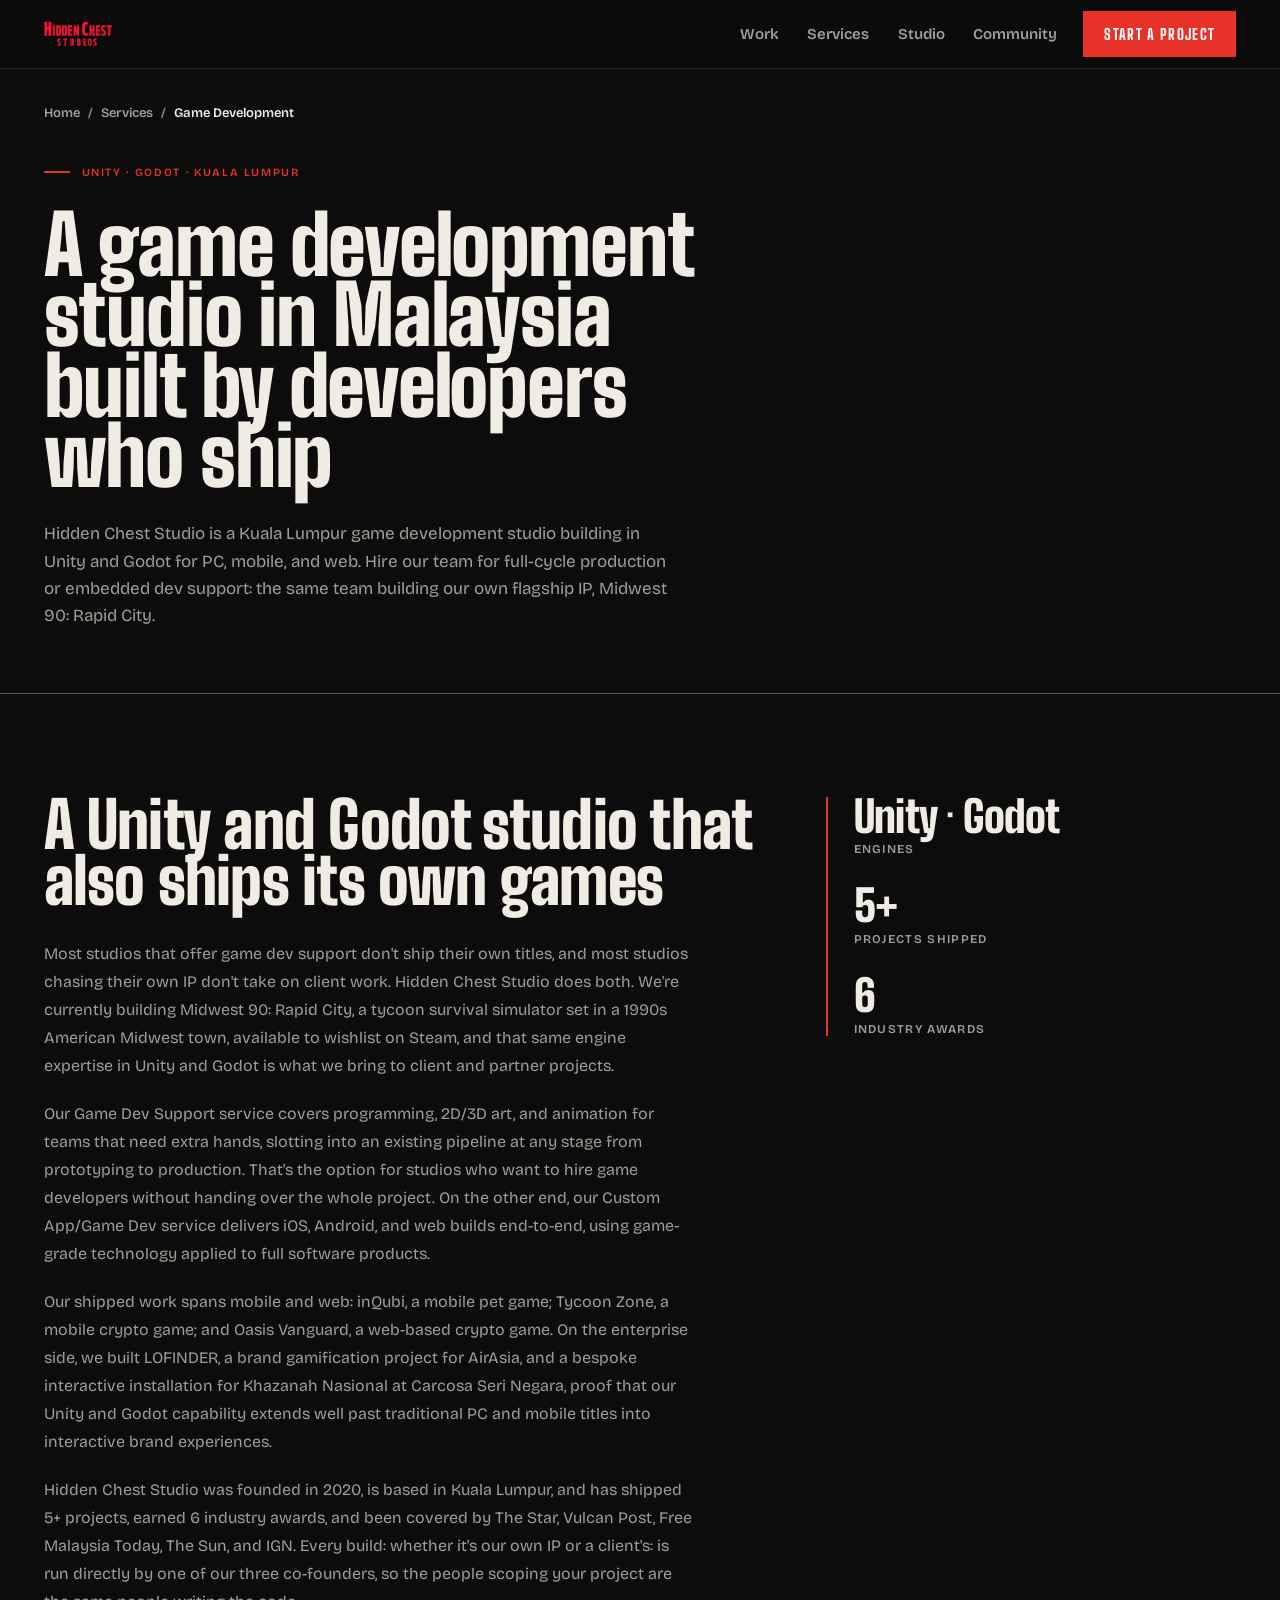
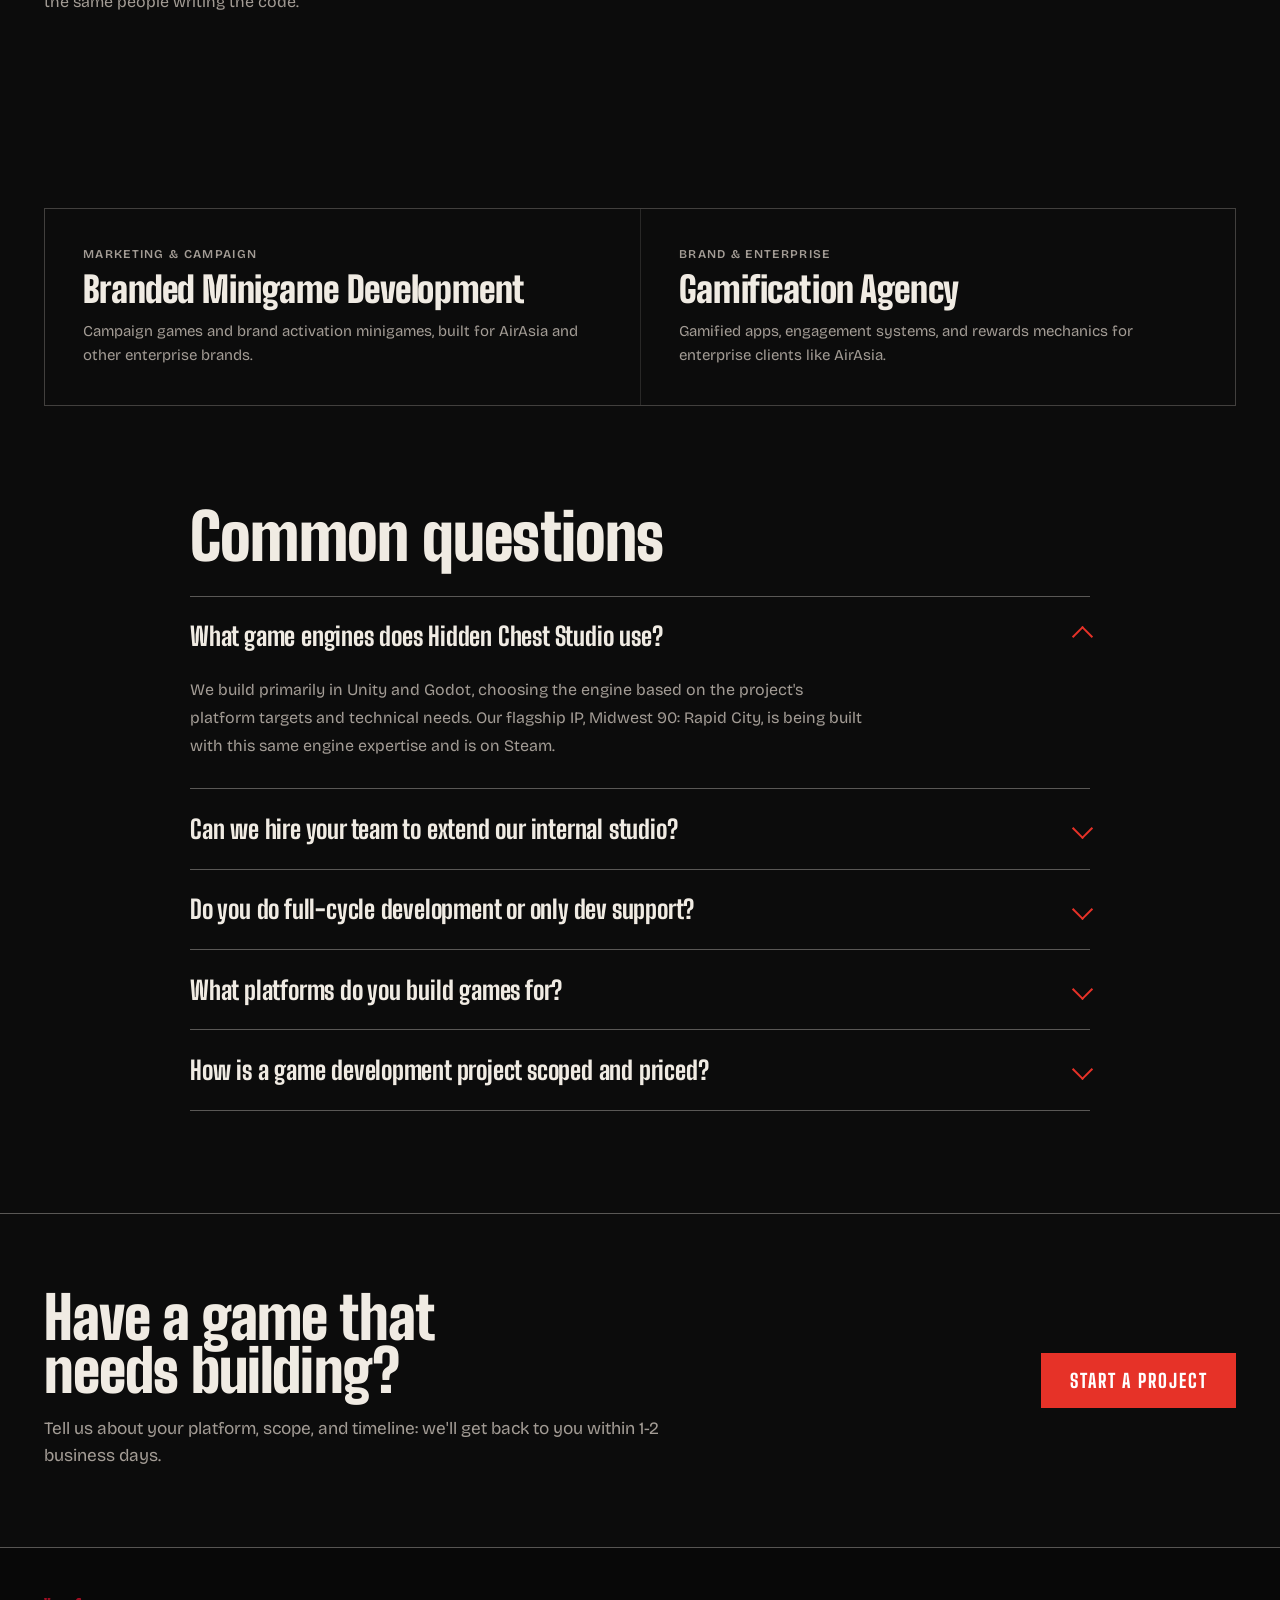
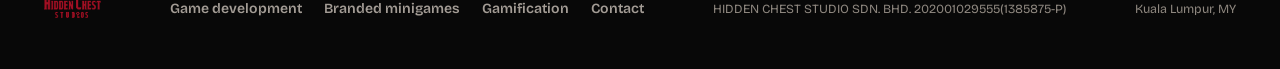
<file: services/game-development-draft.html>
<!DOCTYPE html>
<html lang="en">
<head>
<meta charset="UTF-8">
<meta name="viewport" content="width=device-width, initial-scale=1.0">
<title>Game Development Studio Malaysia | Hidden Chest Studio</title>
<meta name="description" content="Hidden Chest Studio is a Kuala Lumpur game development studio building PC, mobile, and web titles in Unity and Godot. Hire game developers for full-cycle or support work.">
<link rel="canonical" href="https://www.hiddenchest.studio/services/game-development.html">
<meta property="og:type" content="website">
<meta property="og:title" content="Game Development Studio Malaysia | Hidden Chest Studio">
<meta property="og:description" content="Hidden Chest Studio is a Kuala Lumpur game development studio building PC, mobile, and web titles in Unity and Godot. Hire game developers for full-cycle or support work.">
<meta property="og:url" content="https://www.hiddenchest.studio/services/game-development.html">
<meta property="og:image" content="https://www.hiddenchest.studio/images/og/og-game-development.jpg">
  <meta property="og:image:width" content="1200">
  <meta property="og:image:height" content="630">
  <meta property="og:image:alt" content="Hidden Chest Studio">
<meta property="og:site_name" content="Hidden Chest Studio">
<meta name="twitter:card" content="summary_large_image">
<meta name="twitter:title" content="Game Development Studio Malaysia | Hidden Chest Studio">
<meta name="twitter:description" content="Hidden Chest Studio is a Kuala Lumpur game development studio building PC, mobile, and web titles in Unity and Godot. Hire game developers for full-cycle or support work.">
<meta name="twitter:image" content="https://www.hiddenchest.studio/images/og/og-game-development.jpg">
<link rel="preconnect" href="https://fonts.googleapis.com">
<link rel="preconnect" href="https://fonts.gstatic.com" crossorigin>
<link href="https://fonts.googleapis.com/css2?family=Big+Shoulders+Display:wght@600;700;800;900&family=Bricolage+Grotesque:opsz,wdth,wght@12..96,75..100,400..800&display=swap" rel="stylesheet">
<script type="application/ld+json">
{
  "@context": "https://schema.org",
  "@type": "Service",
  "serviceType": "Game Development Studio Services",
  "name": "Game Development Studio",
  "description": "Full-cycle and dev-support game development in Unity and Godot for PC, mobile, and web platforms.",
  "provider": {
    "@type": "Organization",
    "name": "Hidden Chest Studio Sdn. Bhd.",
    "email": "hiddencheststudios@gmail.com",
    "telephone": "+60 17-389 4937",
    "url": "https://www.hiddenchest.studio",
    "address": {
      "@type": "PostalAddress",
      "addressLocality": "Kuala Lumpur",
      "addressCountry": "Malaysia"
    }
  },
  "areaServed": "Malaysia",
  "url": "https://www.hiddenchest.studio/services/game-development.html"
}
</script>
<script type="application/ld+json">
{
  "@context": "https://schema.org",
  "@type": "FAQPage",
  "mainEntity": [
    {
      "@type": "Question",
      "name": "What game engines does Hidden Chest Studio use?",
      "acceptedAnswer": {
        "@type": "Answer",
        "text": "We build primarily in Unity and Godot, choosing the engine based on the project's platform targets and technical needs. Our flagship IP, Midwest 90: Rapid City, is being built with this same engine expertise and is on Steam."
      }
    },
    {
      "@type": "Question",
      "name": "Can we hire your team to extend our internal studio?",
      "acceptedAnswer": {
        "@type": "Answer",
        "text": "Yes. Our Game Dev Support service is built for exactly this: programming, 2D/3D art, and animation support that slots into an existing pipeline at any stage, from prototyping to production, for teams that need extra hands rather than a full outsourced build."
      }
    },
    {
      "@type": "Question",
      "name": "Do you do full-cycle development or only dev support?",
      "acceptedAnswer": {
        "@type": "Answer",
        "text": "Both. We've shipped full end-to-end projects, including mobile titles like Tycoon Zone and Oasis Vanguard, and we also work as an embedded support team for studios and brands that already have their own pipeline in place."
      }
    },
    {
      "@type": "Question",
      "name": "What platforms do you build games for?",
      "acceptedAnswer": {
        "@type": "Answer",
        "text": "We build for PC and Steam, mobile (iOS and Android), and web. inQubi and Tycoon Zone are examples of our mobile work, and Oasis Vanguard is a web title, alongside our own PC title Midwest 90: Rapid City."
      }
    },
    {
      "@type": "Question",
      "name": "How is a game development project scoped and priced?",
      "acceptedAnswer": {
        "@type": "Answer",
        "text": "Every project starts with a direct conversation with one of our three co-founders about scope, platform, and timeline, since we don't outsource project management. From there we scope the build around what's realistic for your budget and deadline rather than a fixed package."
      }
    }
  ]
}
</script>
<script type="application/ld+json">
{
  "@context": "https://schema.org",
  "@type": "BreadcrumbList",
  "itemListElement": [
    { "@type": "ListItem", "position": 1, "name": "Home", "item": "https://www.hiddenchest.studio/" },
    { "@type": "ListItem", "position": 2, "name": "Services", "item": "https://www.hiddenchest.studio/services/" },
    { "@type": "ListItem", "position": 3, "name": "Game Development Studio", "item": "https://www.hiddenchest.studio/services/game-development.html" }
  ]
}
</script>
  <link rel="stylesheet" href="../hcs-draft.css">
  <script>document.documentElement.className += " js";</script>
  <meta name="robots" content="noindex, nofollow">
</head>
<body>
  <nav>
    <div class="nav-in">
      <a href="../" aria-label="Hidden Chest Studio, home">
        <img src="../images/HIddenChestLogo.png" alt="" class="nav-logo-img" width="254" height="90">
      </a>
      <button class="nav-toggle" id="nav-toggle" aria-expanded="false" aria-controls="nav-links">
        <span class="nav-toggle-bars" aria-hidden="true"><span></span><span></span></span>Menu
      </button>
      <div class="nav-links" id="nav-links">
        <a href="../#portfolio" class="nav-link">Work</a>
        <a href="../#services" class="nav-link">Services</a>
        <a href="../#about" class="nav-link">Studio</a>
        <a href="../#community" class="nav-link">Community</a>
        <a href="../#contact" class="btn btn--solid nav-cta">Start a project</a>
      </div>
    </div>
  </nav>

<main>
  <div class="crumbs"><a href="../">Home</a><span class="sep">/</span><a href="../#services">Services</a><span class="sep">/</span><span aria-current="page">Game Development</span></div>
  <header class="page-hero">
    <div class="hero-kicker"><i></i><span class="kicker">Unity · Godot · Kuala Lumpur</span></div>
    <h1>A game development studio in Malaysia built by developers who ship</h1>
    <p class="page-hero-desc">Hidden Chest Studio is a Kuala Lumpur game development studio building in Unity and Godot for PC, mobile, and web. Hire our team for full-cycle production or embedded dev support: the same team building our own flagship IP, Midwest 90: Rapid City.</p>
  </header>
  <section class="bay">
    <div class="split">
      <div class="rise"><h2 class="h2" style="margin-bottom:clamp(22px,2.4vw,32px)">A Unity and Godot studio that also ships its own games</h2>
        <div class="prose"><p>Most studios that offer game dev support don't ship their own titles, and most studios chasing their own IP don't take on client work. Hidden Chest Studio does both. We're currently building Midwest 90: Rapid City, a tycoon survival simulator set in a 1990s American Midwest town, available to wishlist on Steam, and that same engine expertise in Unity and Godot is what we bring to client and partner projects.</p><p>Our Game Dev Support service covers programming, 2D/3D art, and animation for teams that need extra hands, slotting into an existing pipeline at any stage from prototyping to production. That's the option for studios who want to hire game developers without handing over the whole project. On the other end, our Custom App/Game Dev service delivers iOS, Android, and web builds end-to-end, using game-grade technology applied to full software products.</p><p>Our shipped work spans mobile and web: inQubi, a mobile pet game; Tycoon Zone, a mobile crypto game; and Oasis Vanguard, a web-based crypto game. On the enterprise side, we built LOFINDER, a brand gamification project for AirAsia, and a bespoke interactive installation for Khazanah Nasional at Carcosa Seri Negara, proof that our Unity and Godot capability extends well past traditional PC and mobile titles into interactive brand experiences.</p><p>Hidden Chest Studio was founded in 2020, is based in Kuala Lumpur, and has shipped 5+ projects, earned 6 industry awards, and been covered by The Star, Vulcan Post, Free Malaysia Today, The Sun, and IGN. Every build: whether it's our own IP or a client's: is run directly by one of our three co-founders, so the people scoping your project are the same people writing the code.</p></div>
      </div>
      <div class="rail rise">
        <div><div class="rail-num">Unity · Godot</div><div class="rail-label">Engines</div></div>
        <div><div class="rail-num">5+</div><div class="rail-label">Projects Shipped</div></div>
        <div><div class="rail-num">6</div><div class="rail-label">Industry Awards</div></div>
      </div>
    </div>
  </section>
  <section class="bay" style="padding-top:0">
    <div class="shell rise" style="margin-bottom:clamp(22px,2.6vw,36px)"><h2 class="h2">Explore the rest of what we build</h2></div>
    <div class="related rise">
      <a class="related-card" href="branded-minigames.html"><span class="related-kind">Marketing &amp; Campaign</span><span class="related-title">Branded Minigame Development</span><span class="related-desc">Campaign games and brand activation minigames, built for AirAsia and other enterprise brands.</span></a>
      <a class="related-card" href="gamification.html"><span class="related-kind">Brand &amp; Enterprise</span><span class="related-title">Gamification Agency</span><span class="related-desc">Gamified apps, engagement systems, and rewards mechanics for enterprise clients like AirAsia.</span></a>
    </div>
  </section>
  <section class="bay" style="padding-top:0">
    <div class="faq rise">
      <h2 class="h2" style="margin-bottom:clamp(20px,2.4vw,32px)">Common questions</h2>
      <details open><summary>What game engines does Hidden Chest Studio use?</summary><p class="faq-a">We build primarily in Unity and Godot, choosing the engine based on the project's platform targets and technical needs. Our flagship IP, Midwest 90: Rapid City, is being built with this same engine expertise and is on Steam.</p></details>
      <details><summary>Can we hire your team to extend our internal studio?</summary><p class="faq-a">Yes. Our Game Dev Support service is built for exactly this: programming, 2D/3D art, and animation support that slots into an existing pipeline at any stage, from prototyping to production, for teams that need extra hands rather than a full outsourced build.</p></details>
      <details><summary>Do you do full-cycle development or only dev support?</summary><p class="faq-a">Both. We've shipped full end-to-end projects, including mobile titles like Tycoon Zone and Oasis Vanguard, and we also work as an embedded support team for studios and brands that already have their own pipeline in place.</p></details>
      <details><summary>What platforms do you build games for?</summary><p class="faq-a">We build for PC and Steam, mobile (iOS and Android), and web. inQubi and Tycoon Zone are examples of our mobile work, and Oasis Vanguard is a web title, alongside our own PC title Midwest 90: Rapid City.</p></details>
      <details><summary>How is a game development project scoped and priced?</summary><p class="faq-a">Every project starts with a direct conversation with one of our three co-founders about scope, platform, and timeline, since we don't outsource project management. From there we scope the build around what's realistic for your budget and deadline rather than a fixed package.</p></details>
    </div>
  </section>
  <section class="pagecta" id="contact"><div class="pagecta-in">
    <div><h2>Have a game that needs building?</h2><p class="lede" style="margin-top:18px">Tell us about your platform, scope, and timeline: we'll get back to you within 1-2 business days.</p></div>
    <a class="btn btn--solid" href="../#contact">Start a project</a>
  </div></section>
</main>
  <footer>
    <div class="footer-in">
      <img src="../images/HIddenChestLogo.png" alt="Hidden Chest Studio" class="footer-logo-img" width="254" height="90" loading="lazy">
      <div class="footer-links">
        <a class="footer-link" href="../services/game-development.html">Game development</a>
        <a class="footer-link" href="../services/branded-minigames.html">Branded minigames</a>
        <a class="footer-link" href="../services/gamification.html">Gamification</a>
        <a class="footer-link" href="../#contact">Contact</a>
      </div>
      <div class="footer-copy">HIDDEN CHEST STUDIO SDN. BHD. 202001029555(1385875-P)</div>
      <div class="footer-location">Kuala Lumpur, MY</div>
    </div>
  </footer>

<script src="../hcs-draft.js" defer></script>
</body>
</html>
</file>
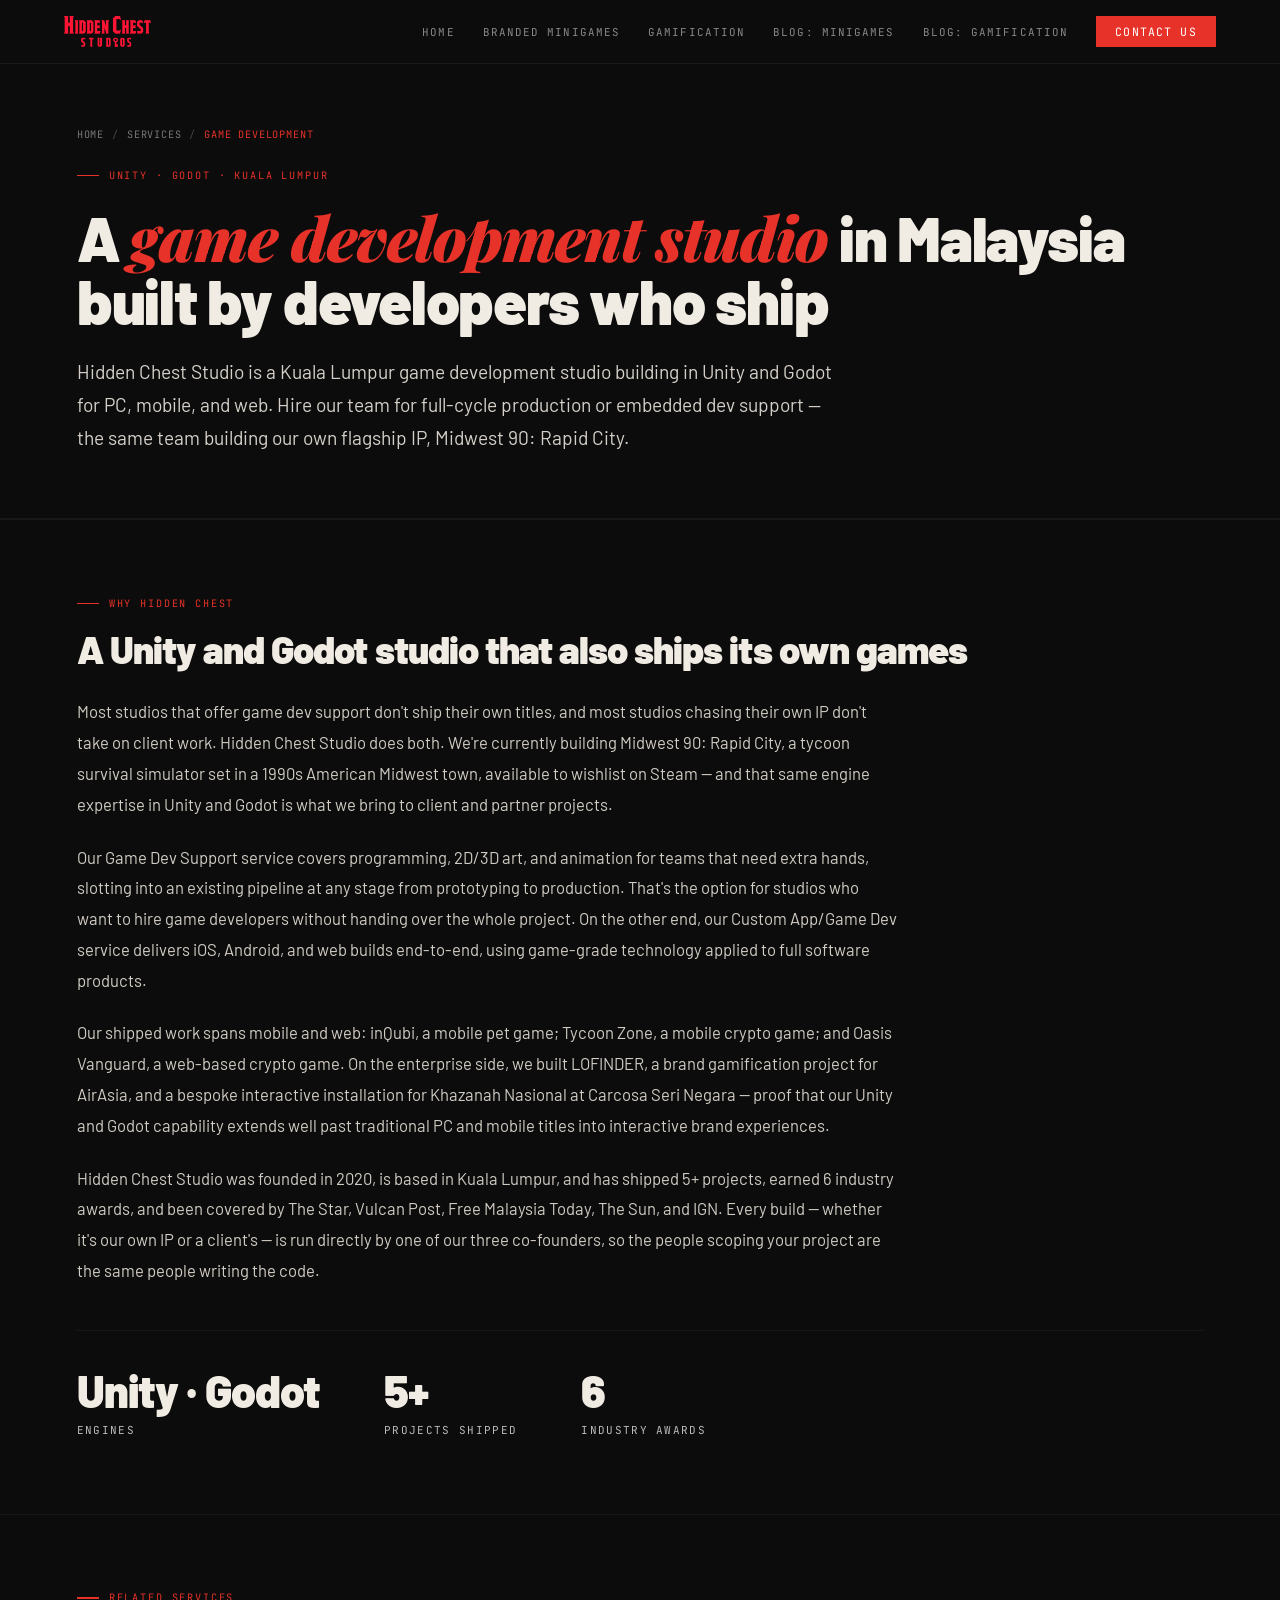
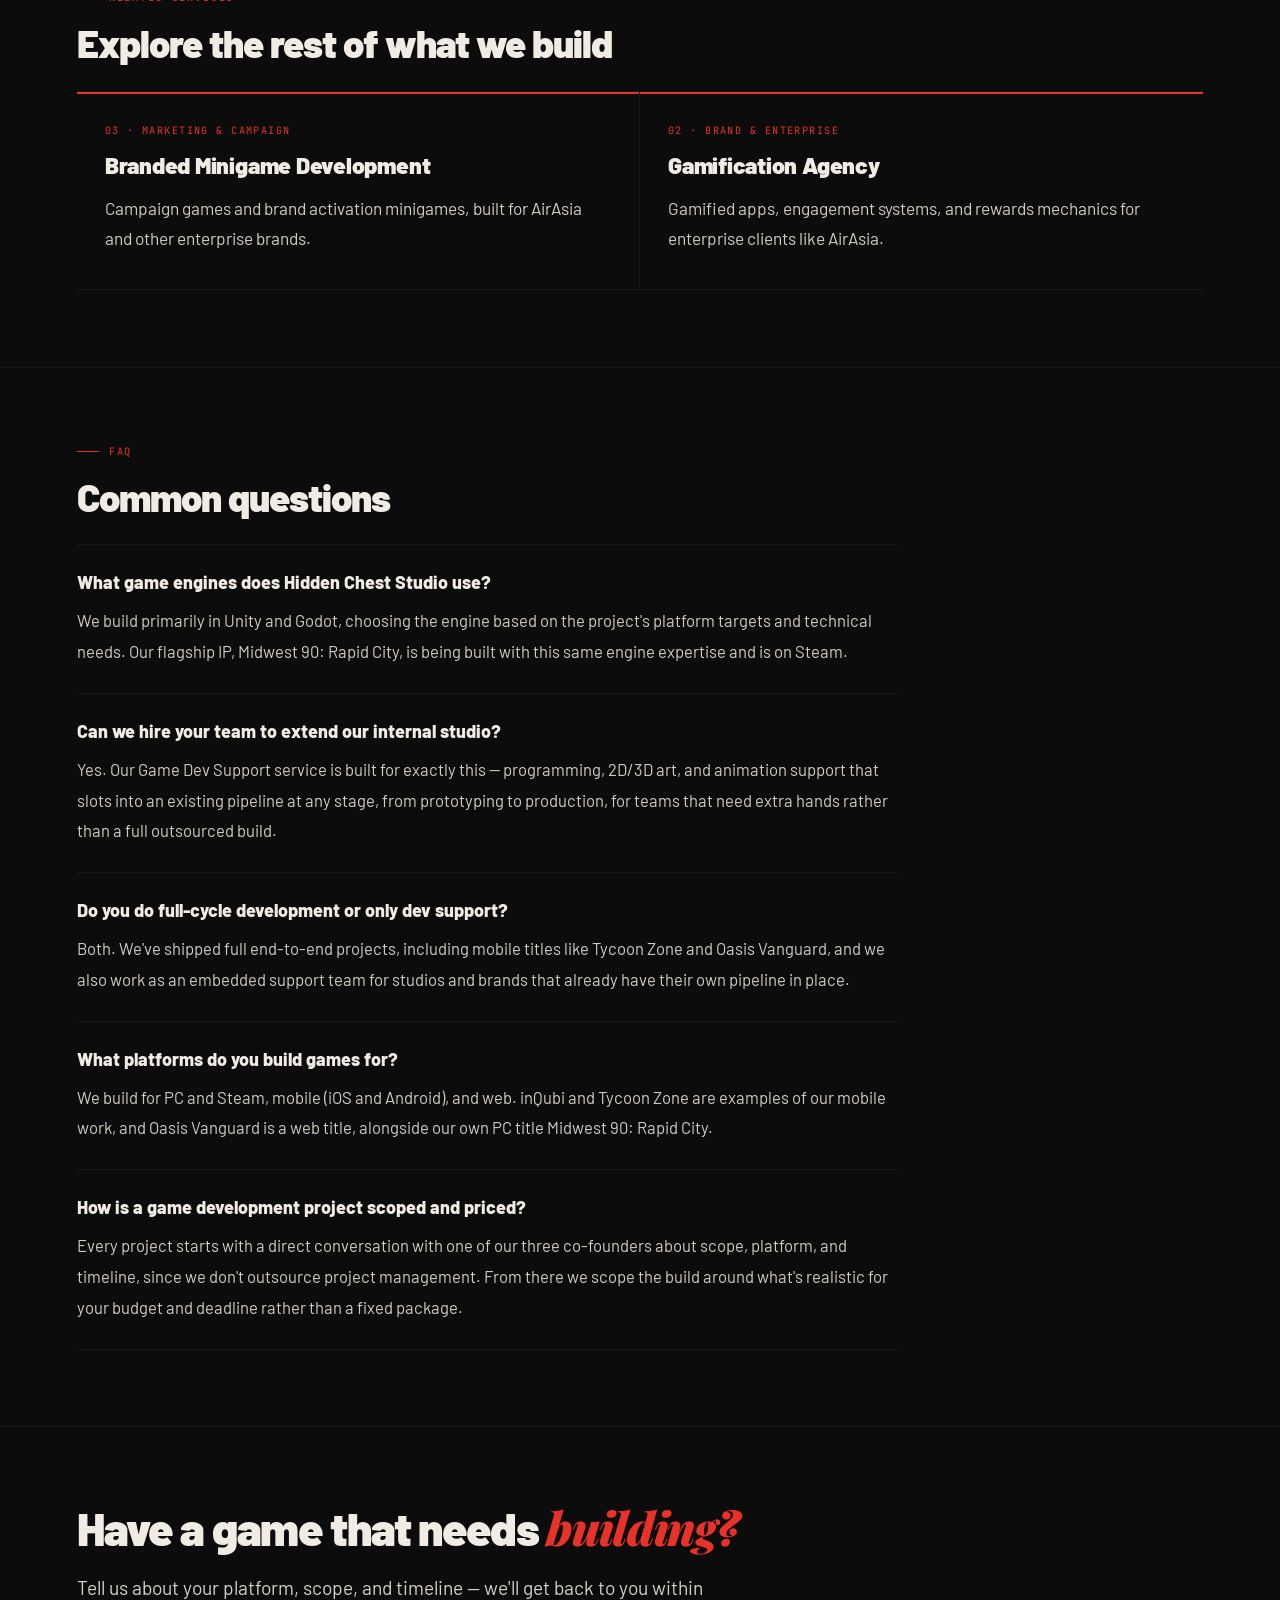
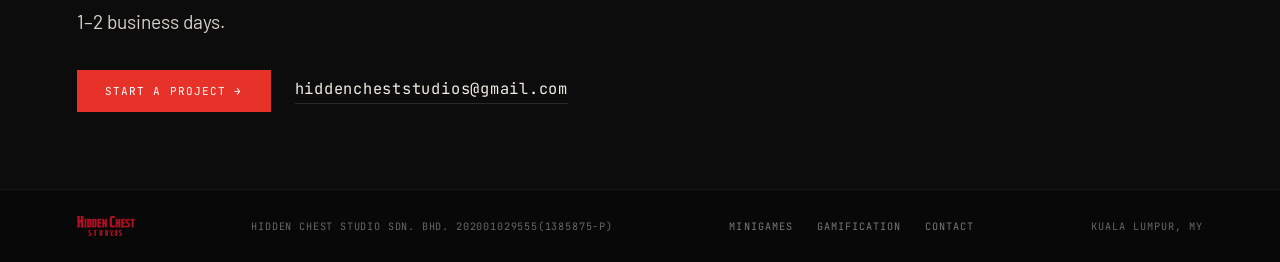
<file: services/game-development.html>
<!DOCTYPE html>
<html lang="en">
<head>
<meta charset="UTF-8">
<meta name="viewport" content="width=device-width, initial-scale=1.0">
<title>Game Development Studio Malaysia | Hidden Chest Studio</title>
<meta name="description" content="Hidden Chest Studio is a Kuala Lumpur game development studio building PC, mobile, and web titles in Unity and Godot. Hire game developers for full-cycle or support work.">
<link rel="canonical" href="https://www.hiddenchest.studio/services/game-development.html">
<meta property="og:type" content="website">
<meta property="og:title" content="Game Development Studio Malaysia | Hidden Chest Studio">
<meta property="og:description" content="Hidden Chest Studio is a Kuala Lumpur game development studio building PC, mobile, and web titles in Unity and Godot. Hire game developers for full-cycle or support work.">
<meta property="og:url" content="https://www.hiddenchest.studio/services/game-development.html">
<meta property="og:image" content="https://www.hiddenchest.studio/images/HIddenChestLogo.png">
<meta property="og:site_name" content="Hidden Chest Studio">
<meta name="twitter:card" content="summary_large_image">
<meta name="twitter:title" content="Game Development Studio Malaysia | Hidden Chest Studio">
<meta name="twitter:description" content="Hidden Chest Studio is a Kuala Lumpur game development studio building PC, mobile, and web titles in Unity and Godot. Hire game developers for full-cycle or support work.">
<meta name="twitter:image" content="https://www.hiddenchest.studio/images/HIddenChestLogo.png">
<link rel="preconnect" href="https://fonts.googleapis.com">
<link rel="preconnect" href="https://fonts.gstatic.com" crossorigin>
<link href="https://fonts.googleapis.com/css2?family=Barlow:ital,wght@0,400;0,600;0,700;0,800;0,900;1,400&family=JetBrains+Mono:wght@400;500&family=Playfair+Display:ital,wght@1,400;1,700&family=Space+Grotesk:wght@300;400;500;600;700&family=Syne:wght@400;600;700;800&display=swap" rel="stylesheet">
<script type="application/ld+json">
{
  "@context": "https://schema.org",
  "@type": "Service",
  "serviceType": "Game Development Studio Services",
  "name": "Game Development Studio",
  "description": "Full-cycle and dev-support game development in Unity and Godot for PC, mobile, and web platforms.",
  "provider": {
    "@type": "Organization",
    "name": "Hidden Chest Studio Sdn. Bhd.",
    "email": "hiddencheststudios@gmail.com",
    "telephone": "+60 17-389 4937",
    "url": "https://www.hiddenchest.studio",
    "address": {
      "@type": "PostalAddress",
      "addressLocality": "Kuala Lumpur",
      "addressCountry": "Malaysia"
    }
  },
  "areaServed": "Malaysia",
  "url": "https://www.hiddenchest.studio/services/game-development.html"
}
</script>
<script type="application/ld+json">
{
  "@context": "https://schema.org",
  "@type": "FAQPage",
  "mainEntity": [
    {
      "@type": "Question",
      "name": "What game engines does Hidden Chest Studio use?",
      "acceptedAnswer": {
        "@type": "Answer",
        "text": "We build primarily in Unity and Godot, choosing the engine based on the project's platform targets and technical needs. Our flagship IP, Midwest 90: Rapid City, is being built with this same engine expertise and is on Steam."
      }
    },
    {
      "@type": "Question",
      "name": "Can we hire your team to extend our internal studio?",
      "acceptedAnswer": {
        "@type": "Answer",
        "text": "Yes. Our Game Dev Support service is built for exactly this — programming, 2D/3D art, and animation support that slots into an existing pipeline at any stage, from prototyping to production, for teams that need extra hands rather than a full outsourced build."
      }
    },
    {
      "@type": "Question",
      "name": "Do you do full-cycle development or only dev support?",
      "acceptedAnswer": {
        "@type": "Answer",
        "text": "Both. We've shipped full end-to-end projects, including mobile titles like Tycoon Zone and Oasis Vanguard, and we also work as an embedded support team for studios and brands that already have their own pipeline in place."
      }
    },
    {
      "@type": "Question",
      "name": "What platforms do you build games for?",
      "acceptedAnswer": {
        "@type": "Answer",
        "text": "We build for PC and Steam, mobile (iOS and Android), and web. inQubi and Tycoon Zone are examples of our mobile work, and Oasis Vanguard is a web title, alongside our own PC title Midwest 90: Rapid City."
      }
    },
    {
      "@type": "Question",
      "name": "How is a game development project scoped and priced?",
      "acceptedAnswer": {
        "@type": "Answer",
        "text": "Every project starts with a direct conversation with one of our three co-founders about scope, platform, and timeline, since we don't outsource project management. From there we scope the build around what's realistic for your budget and deadline rather than a fixed package."
      }
    }
  ]
}
</script>
<script type="application/ld+json">
{
  "@context": "https://schema.org",
  "@type": "BreadcrumbList",
  "itemListElement": [
    { "@type": "ListItem", "position": 1, "name": "Home", "item": "https://www.hiddenchest.studio/" },
    { "@type": "ListItem", "position": 2, "name": "Services", "item": "https://www.hiddenchest.studio/services/" },
    { "@type": "ListItem", "position": 3, "name": "Game Development Studio", "item": "https://www.hiddenchest.studio/services/game-development.html" }
  ]
}
</script>
<style>
    *, *::before, *::after { box-sizing: border-box; margin: 0; padding: 0; }
    :root {
      --bg:      #0C0C0C;
      --red:     #E63228;
      --cream:   #F0EBE3;
      --border:  rgba(255,255,255,.05);
      --border6: rgba(255,255,255,.06);
    }
    html { scroll-behavior: smooth; }
    body { background: var(--bg); color: var(--cream); font-family: 'Barlow', system-ui, sans-serif; margin: 0; overflow-x: hidden; }
    .site { max-width: 2560px; margin: 0 auto; background: var(--bg); box-shadow: 0 8px 80px rgba(0,0,0,.7); }

    /* NAV */
    nav { display:flex; align-items:center; justify-content:space-between; padding:0 clamp(40px,5vw,120px); height:clamp(60px,5vw,80px); background:var(--bg); border-bottom:1px solid var(--border6); position:sticky; top:0; z-index:100; }
    .nav-logo { display:flex; align-items:center; }
    .nav-logo-img { height:clamp(28px,2.4vw,40px); width:auto; display:block; }
    .nav-links { display:flex; align-items:center; gap:28px; }
    .nav-link { font-family:'JetBrains Mono',monospace; font-size:clamp(10px,.85vw,13px); letter-spacing:.1em; text-transform:uppercase; color:#888; text-decoration:none; }
    .nav-link:hover { color:var(--cream); }
    .nav-cta { display:inline-flex; padding:clamp(8px,.6vw,12px) clamp(18px,1.5vw,28px); background:var(--red); color:#fff; font-family:'JetBrains Mono',monospace; font-size:clamp(11px,.9vw,14px); letter-spacing:.1em; text-transform:uppercase; text-decoration:none; }
    .nav-cta:hover { background:#c8241b; }

    /* PAGE HERO */
    .page-hero { padding:clamp(50px,5vw,90px) clamp(40px,6vw,140px) clamp(50px,5vw,80px); border-bottom:1px solid var(--border); }
    .breadcrumb { display:flex; flex-wrap:wrap; align-items:center; gap:8px; margin-bottom:28px; font-family:'JetBrains Mono',monospace; font-size:clamp(10px,.8vw,13px); letter-spacing:.08em; text-transform:uppercase; color:#777; }
    .breadcrumb a { color:#777; text-decoration:none; }
    .breadcrumb a:hover { color:var(--cream); }
    .breadcrumb .sep { color:#444; }
    .breadcrumb .current { color:var(--red); }
    .eyebrow { display:flex; align-items:center; gap:10px; margin-bottom:24px; }
    .eyebrow-line { width:22px; height:1.5px; background:var(--red); }
    .eyebrow-text { font-family:'JetBrains Mono',monospace; font-size:clamp(10px,.8vw,13px); letter-spacing:.18em; text-transform:uppercase; color:var(--red); }
    .page-hero h1 { margin:0 0 24px; font-family:'Barlow',sans-serif; font-weight:900; font-size:clamp(36px,4.8vw,72px); line-height:1.02; letter-spacing:-.02em; color:var(--cream); max-width:1100px; }
    .page-hero h1 em { font-family:'Playfair Display',serif; font-style:italic; color:var(--red); }
    .page-hero-desc { font-size:clamp(17px,1.5vw,23px); color:rgba(240,235,227,.88); line-height:1.7; max-width:760px; margin:0; }

    /* SECTIONS */
    .section { padding:clamp(60px,6vw,120px) clamp(40px,6vw,140px); border-top:1px solid var(--border); }
    .sec-eyebrow { display:flex; align-items:center; gap:10px; margin-bottom:20px; }
    .sec-line { width:22px; height:1.5px; background:var(--red); }
    .sec-tag { font-family:'JetBrains Mono',monospace; font-size:clamp(10px,.8vw,13px); letter-spacing:.18em; text-transform:uppercase; color:var(--red); }
    .sec-h2 { margin:0 0 28px; font-family:'Barlow',sans-serif; font-weight:900; font-size:clamp(30px,3vw,52px); letter-spacing:-.025em; color:var(--cream); line-height:1.0; }
    .sec-h2 em { font-family:'Playfair Display',serif; font-style:italic; color:var(--red); }

    .body-copy { max-width:820px; }
    .body-copy p { font-size:clamp(16px,1.3vw,19px); color:#d0cbc3; line-height:1.85; margin:0 0 22px; }
    .body-copy p:last-child { margin-bottom:0; }

    /* SERVICES / CROSS-LINK CARDS */
    .services-grid { display:grid; grid-template-columns:repeat(2,1fr); gap:0; margin-top:0; border-top:1px solid var(--border); }
    .svc-card { background:transparent; border-right:1px solid var(--border); border-bottom:1px solid var(--border); padding:32px 28px 36px; display:flex; flex-direction:column; justify-content:space-between; position:relative; text-decoration:none; color:inherit; }
    .svc-card:last-child { border-right:none; }
    .svc-card::before { content:''; position:absolute; top:0; left:0; right:0; height:2px; background:var(--red); }
    .svc-num { font-family:'JetBrains Mono',monospace; font-size:clamp(10px,.8vw,13px); letter-spacing:.14em; text-transform:uppercase; color:var(--red); margin-bottom:14px; }
    .svc-title { font-family:'Barlow',sans-serif; font-size:clamp(20px,1.8vw,28px); font-weight:900; color:var(--cream); margin:0 0 14px; letter-spacing:-.01em; }
    .svc-desc { font-size:clamp(16px,1.35vw,21px); color:#d0cbc3; line-height:1.75; margin-bottom:0; }

    /* STATS */
    .stat-row { display:flex; gap:64px; margin-top:44px; padding-top:32px; border-top:1px solid var(--border); flex-wrap:wrap; }
    .stat-num { font-family:'Barlow',sans-serif; font-size:clamp(38px,3.5vw,56px); font-weight:900; color:var(--cream); letter-spacing:-.02em; margin-bottom:6px; }
    .stat-label { font-family:'JetBrains Mono',monospace; font-size:clamp(11px,.85vw,14px); letter-spacing:.12em; text-transform:uppercase; color:#bbb; }

    /* FAQ */
    .faq-item { border-top:1px solid var(--border); padding:26px 0; }
    .faq-item:last-child { border-bottom:1px solid var(--border); }
    .faq-q { font-family:'Barlow',sans-serif; font-weight:800; font-size:clamp(17px,1.4vw,22px); color:var(--cream); margin:0 0 12px; }
    .faq-a { font-size:clamp(15px,1.2vw,18px); color:#d0cbc3; line-height:1.75; margin:0; }

    /* CONTACT CTA */
    .contact { padding:clamp(60px,6vw,88px) clamp(40px,6vw,140px); border-top:1px solid var(--border); }
    .contact h2 { margin:0 0 20px; font-family:'Barlow',sans-serif; font-weight:900; font-size:clamp(30px,3.6vw,48px); letter-spacing:-.025em; color:var(--cream); line-height:1.0; }
    .contact h2 em { font-family:'Playfair Display',serif; font-style:italic; color:var(--red); }
    .contact-desc { font-size:clamp(17px,1.5vw,22px); color:#d5d0c8; line-height:1.75; margin:0 0 32px; max-width:640px; }
    .contact-actions { display:flex; align-items:center; gap:24px; flex-wrap:wrap; }
    .contact-cta { display:inline-flex; padding:14px 28px; background:var(--red); color:#fff; font-family:'JetBrains Mono',monospace; font-size:11px; letter-spacing:.1em; text-transform:uppercase; text-decoration:none; }
    .contact-cta:hover { background:#c8241b; }
    .contact-email { font-family:'JetBrains Mono',monospace; font-size:clamp(14px,1.2vw,17px); letter-spacing:.05em; color:var(--cream); text-decoration:none; border-bottom:1px solid rgba(255,255,255,.12); padding-bottom:4px; }
    .contact-email:hover { color:var(--red); }

    /* FOOTER */
    footer { padding:clamp(20px,2vw,36px) clamp(40px,6vw,140px); background:#080808; border-top:1px solid var(--border); display:flex; justify-content:space-between; align-items:center; flex-wrap:wrap; gap:16px; }
    .footer-brand { display:flex; align-items:center; }
    .footer-logo-img { height:clamp(20px,1.6vw,28px); width:auto; display:block; opacity:.7; }
    .footer-copy { font-family:'JetBrains Mono',monospace; font-size:clamp(10px,.8vw,13px); letter-spacing:.08em; text-transform:uppercase; color:#666; }
    .footer-links { display:flex; align-items:center; gap:24px; }
    .footer-link { font-family:'JetBrains Mono',monospace; font-size:clamp(10px,.8vw,13px); letter-spacing:.1em; text-transform:uppercase; color:#777; text-decoration:none; }
    .footer-link:hover { color:var(--cream); }
    .footer-location { font-family:'JetBrains Mono',monospace; font-size:clamp(10px,.8vw,13px); letter-spacing:.1em; text-transform:uppercase; color:#666; }

    @media (max-width:1024px) {
      nav,.page-hero,.section,.contact,footer { padding-left:40px; padding-right:40px; }
      .services-grid { grid-template-columns:1fr; }
    }
    @media (max-width:768px) {
      nav { padding:0 24px; }
      .page-hero,.section,.contact { padding-left:24px; padding-right:24px; }
      footer { padding:24px; }
      .stat-row { gap:32px; }
    }
    @media (max-width:580px) {
      .nav-links { display:none; }
    }
</style>
</head>
<body>
<div class="site">

  <nav>
    <div class="nav-logo"><a href="../"><img src="../images/HIddenChestLogo.png" alt="Hidden Chest Studio" class="nav-logo-img" width="160" height="40"></a></div>
    <div class="nav-links">
      <a href="../" class="nav-link">Home</a>
      <a href="branded-minigames.html" class="nav-link">Branded Minigames</a>
      <a href="gamification.html" class="nav-link">Gamification</a>
      <a href="../blog/branded-minigames-for-marketing.html" class="nav-link">Blog: Minigames</a>
      <a href="../blog/what-is-gamification-brand-activation.html" class="nav-link">Blog: Gamification</a>
      <a href="../#contact" class="nav-cta">Contact Us</a>
    </div>
  </nav>

  <div class="page-hero">
    <div class="breadcrumb">
      <a href="../">Home</a><span class="sep">/</span>
      <a href="../#services">Services</a><span class="sep">/</span>
      <span class="current">Game Development</span>
    </div>
    <div class="eyebrow"><div class="eyebrow-line"></div><span class="eyebrow-text">Unity · Godot · Kuala Lumpur</span></div>
    <h1>A <em>game development studio</em> in Malaysia built by developers who ship</h1>
    <p class="page-hero-desc">Hidden Chest Studio is a Kuala Lumpur game development studio building in Unity and Godot for PC, mobile, and web. Hire our team for full-cycle production or embedded dev support — the same team building our own flagship IP, Midwest 90: Rapid City.</p>
  </div>

  <div class="section">
    <div class="sec-eyebrow"><div class="sec-line"></div><span class="sec-tag">Why Hidden Chest</span></div>
    <h2 class="sec-h2">A Unity and Godot studio that also ships its own games</h2>
    <div class="body-copy">
      <p>Most studios that offer game dev support don't ship their own titles, and most studios chasing their own IP don't take on client work. Hidden Chest Studio does both. We're currently building Midwest 90: Rapid City, a tycoon survival simulator set in a 1990s American Midwest town, available to wishlist on Steam — and that same engine expertise in Unity and Godot is what we bring to client and partner projects.</p>
      <p>Our Game Dev Support service covers programming, 2D/3D art, and animation for teams that need extra hands, slotting into an existing pipeline at any stage from prototyping to production. That's the option for studios who want to hire game developers without handing over the whole project. On the other end, our Custom App/Game Dev service delivers iOS, Android, and web builds end-to-end, using game-grade technology applied to full software products.</p>
      <p>Our shipped work spans mobile and web: inQubi, a mobile pet game; Tycoon Zone, a mobile crypto game; and Oasis Vanguard, a web-based crypto game. On the enterprise side, we built LOFINDER, a brand gamification project for AirAsia, and a bespoke interactive installation for Khazanah Nasional at Carcosa Seri Negara — proof that our Unity and Godot capability extends well past traditional PC and mobile titles into interactive brand experiences.</p>
      <p>Hidden Chest Studio was founded in 2020, is based in Kuala Lumpur, and has shipped 5+ projects, earned 6 industry awards, and been covered by The Star, Vulcan Post, Free Malaysia Today, The Sun, and IGN. Every build — whether it's our own IP or a client's — is run directly by one of our three co-founders, so the people scoping your project are the same people writing the code.</p>
    </div>
    <div class="stat-row">
      <div><div class="stat-num">Unity · Godot</div><div class="stat-label">Engines</div></div>
      <div><div class="stat-num">5+</div><div class="stat-label">Projects Shipped</div></div>
      <div><div class="stat-num">6</div><div class="stat-label">Industry Awards</div></div>
    </div>
  </div>

  <div class="section">
    <div class="sec-eyebrow"><div class="sec-line"></div><span class="sec-tag">Related Services</span></div>
    <h2 class="sec-h2">Explore the rest of what we build</h2>
    <div class="services-grid">
      <a href="branded-minigames.html" class="svc-card">
        <div>
          <div class="svc-num">03 · Marketing &amp; Campaign</div>
          <div class="svc-title">Branded Minigame Development</div>
          <p class="svc-desc">Campaign games and brand activation minigames, built for AirAsia and other enterprise brands.</p>
        </div>
      </a>
      <a href="gamification.html" class="svc-card">
        <div>
          <div class="svc-num">02 · Brand &amp; Enterprise</div>
          <div class="svc-title">Gamification Agency</div>
          <p class="svc-desc">Gamified apps, engagement systems, and rewards mechanics for enterprise clients like AirAsia.</p>
        </div>
      </a>
    </div>
  </div>

  <div class="section">
    <div class="sec-eyebrow"><div class="sec-line"></div><span class="sec-tag">FAQ</span></div>
    <h2 class="sec-h2">Common questions</h2>
    <div class="body-copy">
      <div class="faq-item">
        <div class="faq-q">What game engines does Hidden Chest Studio use?</div>
        <p class="faq-a">We build primarily in Unity and Godot, choosing the engine based on the project's platform targets and technical needs. Our flagship IP, Midwest 90: Rapid City, is being built with this same engine expertise and is on Steam.</p>
      </div>
      <div class="faq-item">
        <div class="faq-q">Can we hire your team to extend our internal studio?</div>
        <p class="faq-a">Yes. Our Game Dev Support service is built for exactly this — programming, 2D/3D art, and animation support that slots into an existing pipeline at any stage, from prototyping to production, for teams that need extra hands rather than a full outsourced build.</p>
      </div>
      <div class="faq-item">
        <div class="faq-q">Do you do full-cycle development or only dev support?</div>
        <p class="faq-a">Both. We've shipped full end-to-end projects, including mobile titles like Tycoon Zone and Oasis Vanguard, and we also work as an embedded support team for studios and brands that already have their own pipeline in place.</p>
      </div>
      <div class="faq-item">
        <div class="faq-q">What platforms do you build games for?</div>
        <p class="faq-a">We build for PC and Steam, mobile (iOS and Android), and web. inQubi and Tycoon Zone are examples of our mobile work, and Oasis Vanguard is a web title, alongside our own PC title Midwest 90: Rapid City.</p>
      </div>
      <div class="faq-item">
        <div class="faq-q">How is a game development project scoped and priced?</div>
        <p class="faq-a">Every project starts with a direct conversation with one of our three co-founders about scope, platform, and timeline, since we don't outsource project management. From there we scope the build around what's realistic for your budget and deadline rather than a fixed package.</p>
      </div>
    </div>
  </div>

  <div class="contact" id="contact">
    <h2>Have a game that needs <em>building?</em></h2>
    <p class="contact-desc">Tell us about your platform, scope, and timeline — we'll get back to you within 1–2 business days.</p>
    <div class="contact-actions">
      <a href="../#contact" class="contact-cta">Start a Project →</a>
      <a href="mailto:hiddencheststudios@gmail.com" class="contact-email">hiddencheststudios@gmail.com</a>
    </div>
  </div>

  <footer>
    <div class="footer-brand"><img src="../images/HIddenChestLogo.png" alt="Hidden Chest Studio" class="footer-logo-img" width="112" height="28" loading="lazy"></div>
    <div class="footer-copy">HIDDEN CHEST STUDIO SDN. BHD. 202001029555(1385875-P)</div>
    <div class="footer-links">
      <a href="branded-minigames.html" class="footer-link">Minigames</a>
      <a href="gamification.html" class="footer-link">Gamification</a>
      <a href="../#contact" class="footer-link">Contact</a>
    </div>
    <span class="footer-location">Kuala Lumpur, MY</span>
  </footer>

</div>
</body>
</html>
</file>
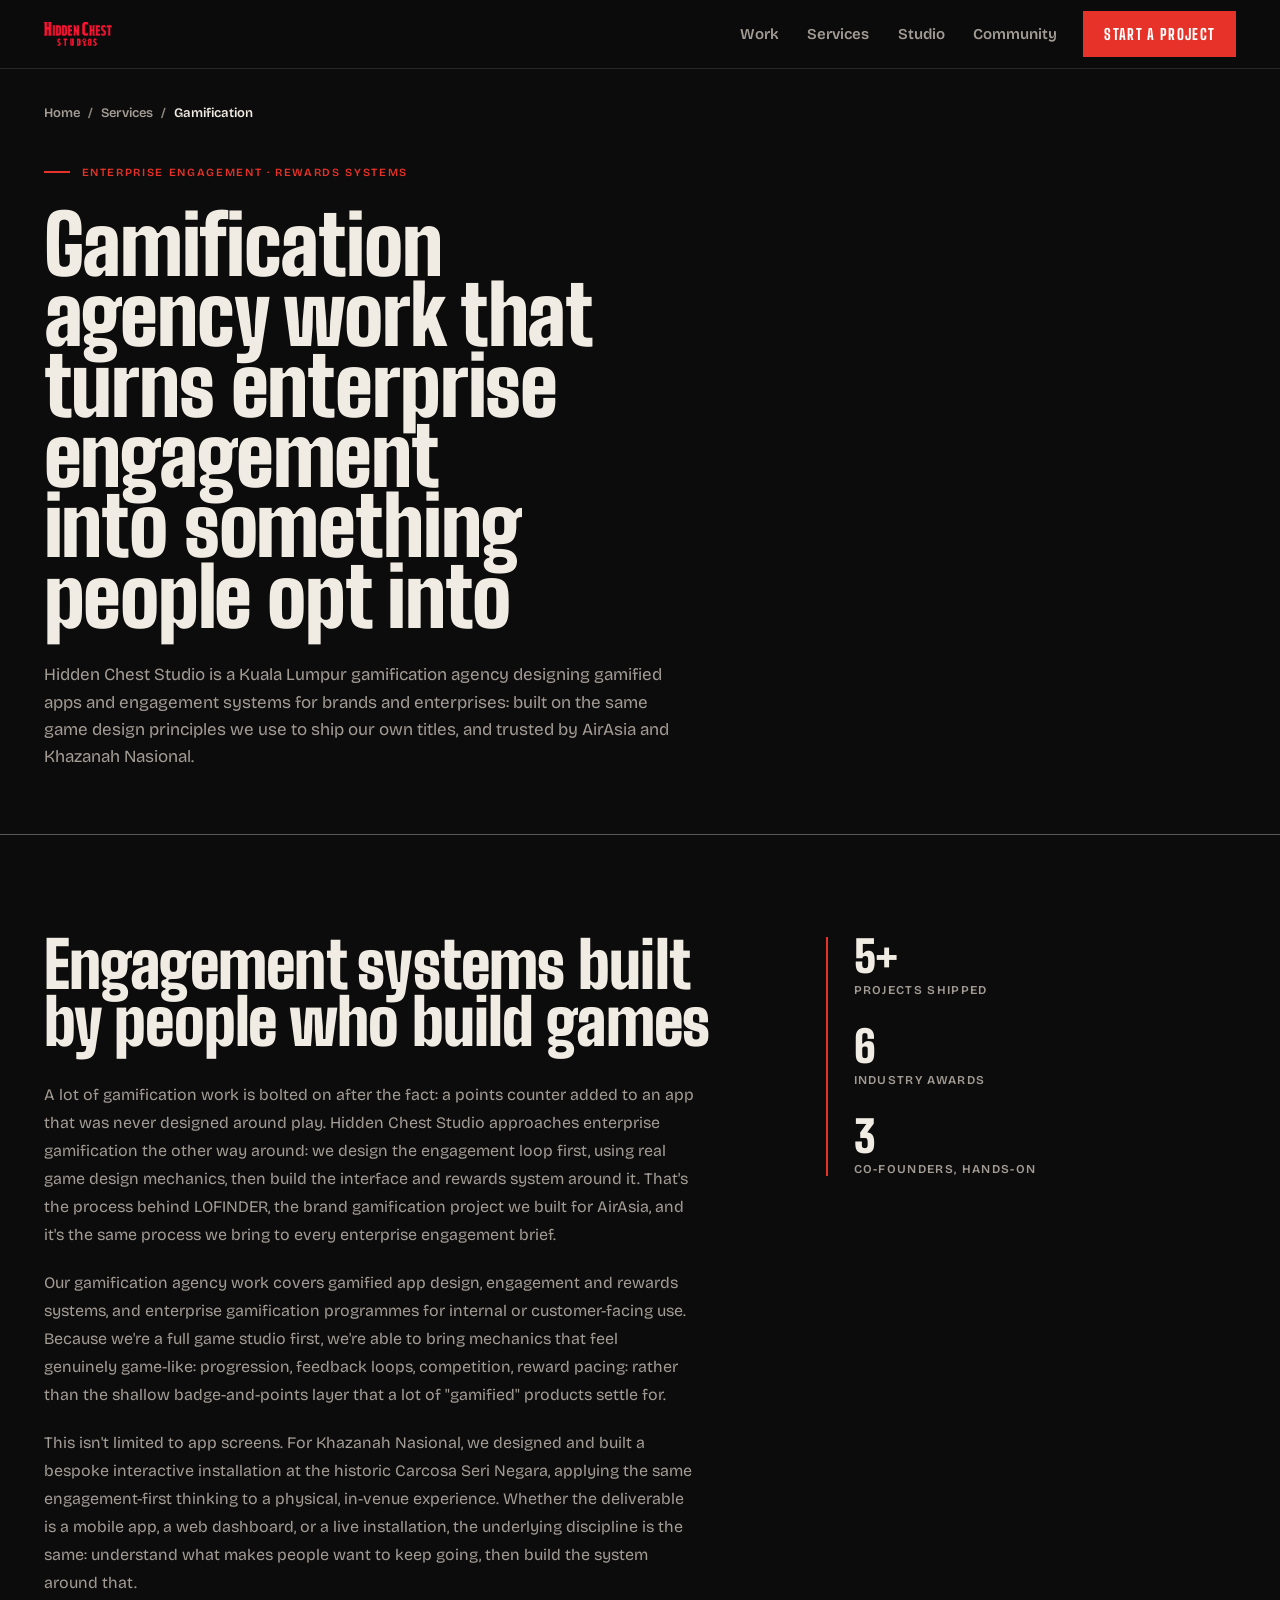
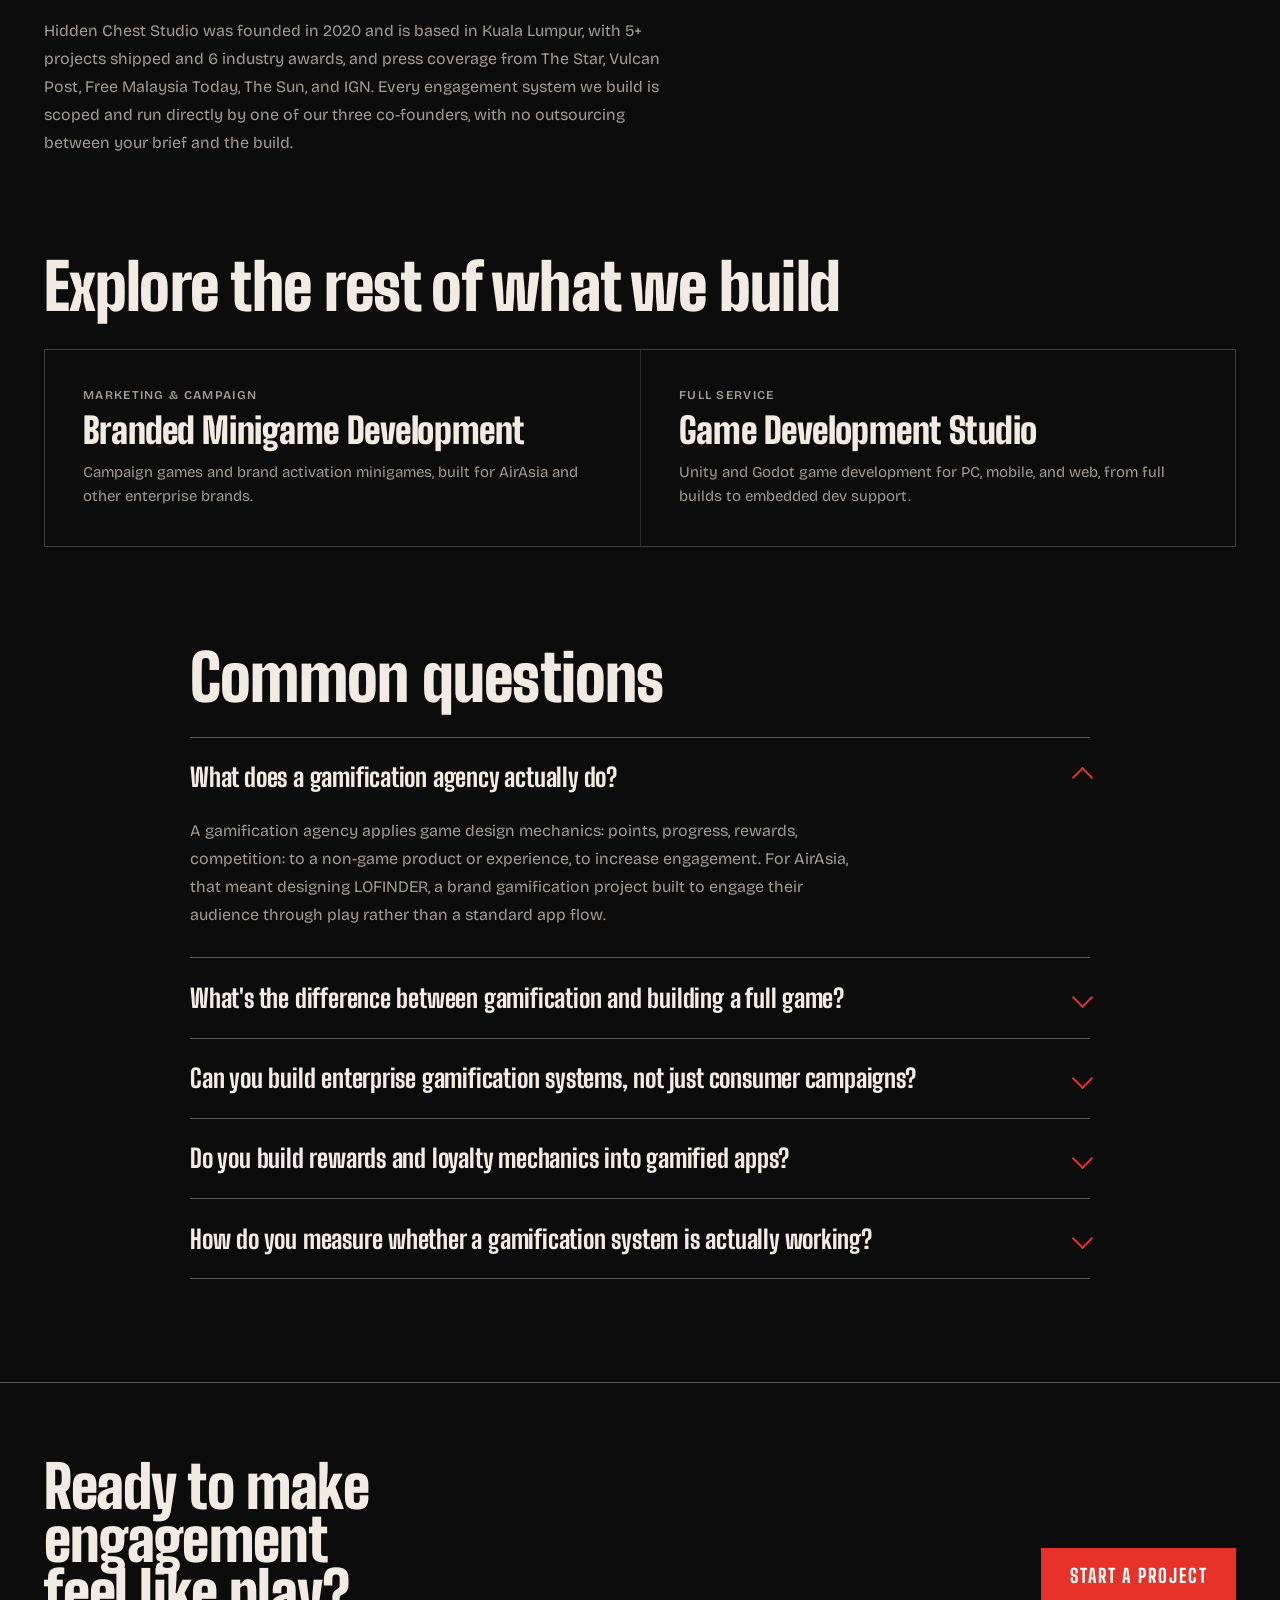
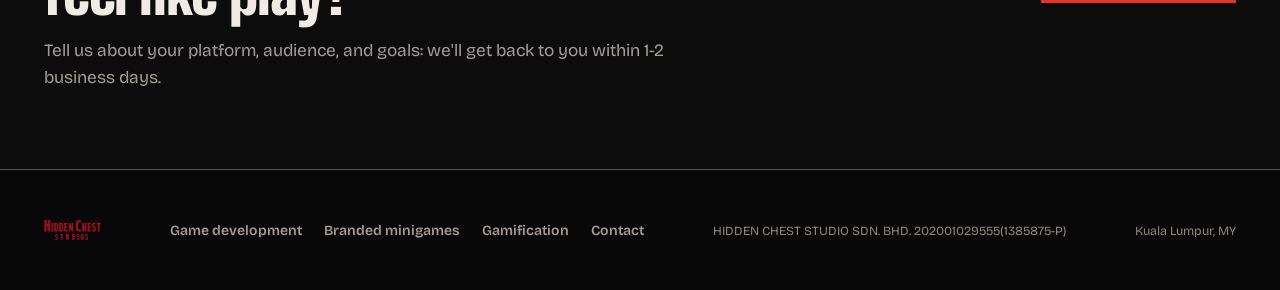
<file: services/gamification-draft.html>
<!DOCTYPE html>
<html lang="en">
<head>
<meta charset="UTF-8">
<meta name="viewport" content="width=device-width, initial-scale=1.0">
<title>Gamification Agency Malaysia | Hidden Chest Studio</title>
<meta name="description" content="Hidden Chest Studio is a Kuala Lumpur gamification agency building gamified apps, enterprise engagement systems, and rewards mechanics for brands like AirAsia.">
<link rel="canonical" href="https://www.hiddenchest.studio/services/gamification.html">
<meta property="og:type" content="website">
<meta property="og:title" content="Gamification Agency Malaysia | Hidden Chest Studio">
<meta property="og:description" content="Hidden Chest Studio is a Kuala Lumpur gamification agency building gamified apps, enterprise engagement systems, and rewards mechanics for brands like AirAsia.">
<meta property="og:url" content="https://www.hiddenchest.studio/services/gamification.html">
<meta property="og:image" content="https://www.hiddenchest.studio/images/og/og-gamification.jpg">
  <meta property="og:image:width" content="1200">
  <meta property="og:image:height" content="630">
  <meta property="og:image:alt" content="Hidden Chest Studio">
<meta property="og:site_name" content="Hidden Chest Studio">
<meta name="twitter:card" content="summary_large_image">
<meta name="twitter:title" content="Gamification Agency Malaysia | Hidden Chest Studio">
<meta name="twitter:description" content="Hidden Chest Studio is a Kuala Lumpur gamification agency building gamified apps, enterprise engagement systems, and rewards mechanics for brands like AirAsia.">
<meta name="twitter:image" content="https://www.hiddenchest.studio/images/og/og-gamification.jpg">
<link rel="preconnect" href="https://fonts.googleapis.com">
<link rel="preconnect" href="https://fonts.gstatic.com" crossorigin>
<link href="https://fonts.googleapis.com/css2?family=Big+Shoulders+Display:wght@600;700;800;900&family=Bricolage+Grotesque:opsz,wdth,wght@12..96,75..100,400..800&display=swap" rel="stylesheet">
<script type="application/ld+json">
{
  "@context": "https://schema.org",
  "@type": "Service",
  "serviceType": "Gamification Agency Services",
  "name": "Gamification Agency",
  "description": "Enterprise gamification, gamified app design, and engagement/rewards systems built to increase user engagement and retention.",
  "provider": {
    "@type": "Organization",
    "name": "Hidden Chest Studio Sdn. Bhd.",
    "email": "hiddencheststudios@gmail.com",
    "telephone": "+60 17-389 4937",
    "url": "https://www.hiddenchest.studio",
    "address": {
      "@type": "PostalAddress",
      "addressLocality": "Kuala Lumpur",
      "addressCountry": "Malaysia"
    }
  },
  "areaServed": "Malaysia",
  "url": "https://www.hiddenchest.studio/services/gamification.html"
}
</script>
<script type="application/ld+json">
{
  "@context": "https://schema.org",
  "@type": "FAQPage",
  "mainEntity": [
    {
      "@type": "Question",
      "name": "What does a gamification agency actually do?",
      "acceptedAnswer": {
        "@type": "Answer",
        "text": "A gamification agency applies game design mechanics: points, progress, rewards, competition: to a non-game product or experience, to increase engagement. For AirAsia, that meant designing LOFINDER, a brand gamification project built to engage their audience through play rather than a standard app flow."
      }
    },
    {
      "@type": "Question",
      "name": "What's the difference between gamification and building a full game?",
      "acceptedAnswer": {
        "@type": "Answer",
        "text": "Gamification adds game mechanics to an existing product, app, or campaign: it doesn't require a full game to be built from scratch. If your goal calls for a standalone title instead, that falls under our game development studio work, and we scope each project toward whichever approach fits."
      }
    },
    {
      "@type": "Question",
      "name": "Can you build enterprise gamification systems, not just consumer campaigns?",
      "acceptedAnswer": {
        "@type": "Answer",
        "text": "Yes. Our client work spans consumer brand engagement, like AirAsia's LOFINDER, and enterprise-facing interactive installations, like the bespoke experience we built for Khazanah Nasional at Carcosa Seri Negara. We design engagement systems for both audiences."
      }
    },
    {
      "@type": "Question",
      "name": "Do you build rewards and loyalty mechanics into gamified apps?",
      "acceptedAnswer": {
        "@type": "Answer",
        "text": "Rewards, progress tracking, and loyalty-style mechanics are core to most gamification briefs we take on, and we build them as part of the gamified app itself rather than bolting them on afterward."
      }
    },
    {
      "@type": "Question",
      "name": "How do you measure whether a gamification system is actually working?",
      "acceptedAnswer": {
        "@type": "Answer",
        "text": "We build tracking into the mechanics themselves: completion rates, session frequency, reward redemption, and progression data, so engagement is a measurable number rather than a guess. That data also feeds back into refining the system after launch instead of treating launch as the finish line."
      }
    }
  ]
}
</script>
<script type="application/ld+json">
{
  "@context": "https://schema.org",
  "@type": "BreadcrumbList",
  "itemListElement": [
    { "@type": "ListItem", "position": 1, "name": "Home", "item": "https://www.hiddenchest.studio/" },
    { "@type": "ListItem", "position": 2, "name": "Services", "item": "https://www.hiddenchest.studio/services/" },
    { "@type": "ListItem", "position": 3, "name": "Gamification Agency", "item": "https://www.hiddenchest.studio/services/gamification.html" }
  ]
}
</script>
  <link rel="stylesheet" href="../hcs-draft.css">
  <script>document.documentElement.className += " js";</script>
  <meta name="robots" content="noindex, nofollow">
</head>
<body>
  <nav>
    <div class="nav-in">
      <a href="../" aria-label="Hidden Chest Studio, home">
        <img src="../images/HIddenChestLogo.png" alt="" class="nav-logo-img" width="254" height="90">
      </a>
      <button class="nav-toggle" id="nav-toggle" aria-expanded="false" aria-controls="nav-links">
        <span class="nav-toggle-bars" aria-hidden="true"><span></span><span></span></span>Menu
      </button>
      <div class="nav-links" id="nav-links">
        <a href="../#portfolio" class="nav-link">Work</a>
        <a href="../#services" class="nav-link">Services</a>
        <a href="../#about" class="nav-link">Studio</a>
        <a href="../#community" class="nav-link">Community</a>
        <a href="../#contact" class="btn btn--solid nav-cta">Start a project</a>
      </div>
    </div>
  </nav>

<main>
  <div class="crumbs"><a href="../">Home</a><span class="sep">/</span><a href="../#services">Services</a><span class="sep">/</span><span aria-current="page">Gamification</span></div>
  <header class="page-hero">
    <div class="hero-kicker"><i></i><span class="kicker">Enterprise Engagement · Rewards Systems</span></div>
    <h1>Gamification agency work that turns enterprise engagement into something people opt into</h1>
    <p class="page-hero-desc">Hidden Chest Studio is a Kuala Lumpur gamification agency designing gamified apps and engagement systems for brands and enterprises: built on the same game design principles we use to ship our own titles, and trusted by AirAsia and Khazanah Nasional.</p>
  </header>
  <section class="bay">
    <div class="split">
      <div class="rise"><h2 class="h2" style="margin-bottom:clamp(22px,2.4vw,32px)">Engagement systems built by people who build games</h2>
        <div class="prose"><p>A lot of gamification work is bolted on after the fact: a points counter added to an app that was never designed around play. Hidden Chest Studio approaches enterprise gamification the other way around: we design the engagement loop first, using real game design mechanics, then build the interface and rewards system around it. That's the process behind LOFINDER, the brand gamification project we built for AirAsia, and it's the same process we bring to every enterprise engagement brief.</p><p>Our gamification agency work covers gamified app design, engagement and rewards systems, and enterprise gamification programmes for internal or customer-facing use. Because we're a full game studio first, we're able to bring mechanics that feel genuinely game-like: progression, feedback loops, competition, reward pacing: rather than the shallow badge-and-points layer that a lot of "gamified" products settle for.</p><p>This isn't limited to app screens. For Khazanah Nasional, we designed and built a bespoke interactive installation at the historic Carcosa Seri Negara, applying the same engagement-first thinking to a physical, in-venue experience. Whether the deliverable is a mobile app, a web dashboard, or a live installation, the underlying discipline is the same: understand what makes people want to keep going, then build the system around that.</p><p>Hidden Chest Studio was founded in 2020 and is based in Kuala Lumpur, with 5+ projects shipped and 6 industry awards, and press coverage from The Star, Vulcan Post, Free Malaysia Today, The Sun, and IGN. Every engagement system we build is scoped and run directly by one of our three co-founders, with no outsourcing between your brief and the build.</p></div>
      </div>
      <div class="rail rise">
        <div><div class="rail-num">5+</div><div class="rail-label">Projects Shipped</div></div>
        <div><div class="rail-num">6</div><div class="rail-label">Industry Awards</div></div>
        <div><div class="rail-num">3</div><div class="rail-label">Co-Founders, Hands-On</div></div>
      </div>
    </div>
  </section>
  <section class="bay" style="padding-top:0">
    <div class="shell rise" style="margin-bottom:clamp(22px,2.6vw,36px)"><h2 class="h2">Explore the rest of what we build</h2></div>
    <div class="related rise">
      <a class="related-card" href="branded-minigames.html"><span class="related-kind">Marketing &amp; Campaign</span><span class="related-title">Branded Minigame Development</span><span class="related-desc">Campaign games and brand activation minigames, built for AirAsia and other enterprise brands.</span></a>
      <a class="related-card" href="game-development.html"><span class="related-kind">Full Service</span><span class="related-title">Game Development Studio</span><span class="related-desc">Unity and Godot game development for PC, mobile, and web, from full builds to embedded dev support.</span></a>
    </div>
  </section>
  <section class="bay" style="padding-top:0">
    <div class="faq rise">
      <h2 class="h2" style="margin-bottom:clamp(20px,2.4vw,32px)">Common questions</h2>
      <details open><summary>What does a gamification agency actually do?</summary><p class="faq-a">A gamification agency applies game design mechanics: points, progress, rewards, competition: to a non-game product or experience, to increase engagement. For AirAsia, that meant designing LOFINDER, a brand gamification project built to engage their audience through play rather than a standard app flow.</p></details>
      <details><summary>What's the difference between gamification and building a full game?</summary><p class="faq-a">Gamification adds game mechanics to an existing product, app, or campaign: it doesn't require a full game to be built from scratch. If your goal calls for a standalone title instead, that falls under our game development studio work, and we scope each project toward whichever approach fits.</p></details>
      <details><summary>Can you build enterprise gamification systems, not just consumer campaigns?</summary><p class="faq-a">Yes. Our client work spans consumer brand engagement, like AirAsia's LOFINDER, and enterprise-facing interactive installations, like the bespoke experience we built for Khazanah Nasional at Carcosa Seri Negara. We design engagement systems for both audiences.</p></details>
      <details><summary>Do you build rewards and loyalty mechanics into gamified apps?</summary><p class="faq-a">Rewards, progress tracking, and loyalty-style mechanics are core to most gamification briefs we take on, and we build them as part of the gamified app itself rather than bolting them on afterward.</p></details>
      <details><summary>How do you measure whether a gamification system is actually working?</summary><p class="faq-a">We build tracking into the mechanics themselves: completion rates, session frequency, reward redemption, and progression data, so engagement is a measurable number rather than a guess. That data also feeds back into refining the system after launch instead of treating launch as the finish line.</p></details>
    </div>
  </section>
  <section class="pagecta" id="contact"><div class="pagecta-in">
    <div><h2>Ready to make engagement feel like play?</h2><p class="lede" style="margin-top:18px">Tell us about your platform, audience, and goals: we'll get back to you within 1-2 business days.</p></div>
    <a class="btn btn--solid" href="../#contact">Start a project</a>
  </div></section>
</main>
  <footer>
    <div class="footer-in">
      <img src="../images/HIddenChestLogo.png" alt="Hidden Chest Studio" class="footer-logo-img" width="254" height="90" loading="lazy">
      <div class="footer-links">
        <a class="footer-link" href="../services/game-development.html">Game development</a>
        <a class="footer-link" href="../services/branded-minigames.html">Branded minigames</a>
        <a class="footer-link" href="../services/gamification.html">Gamification</a>
        <a class="footer-link" href="../#contact">Contact</a>
      </div>
      <div class="footer-copy">HIDDEN CHEST STUDIO SDN. BHD. 202001029555(1385875-P)</div>
      <div class="footer-location">Kuala Lumpur, MY</div>
    </div>
  </footer>

<script src="../hcs-draft.js" defer></script>
</body>
</html>
</file>
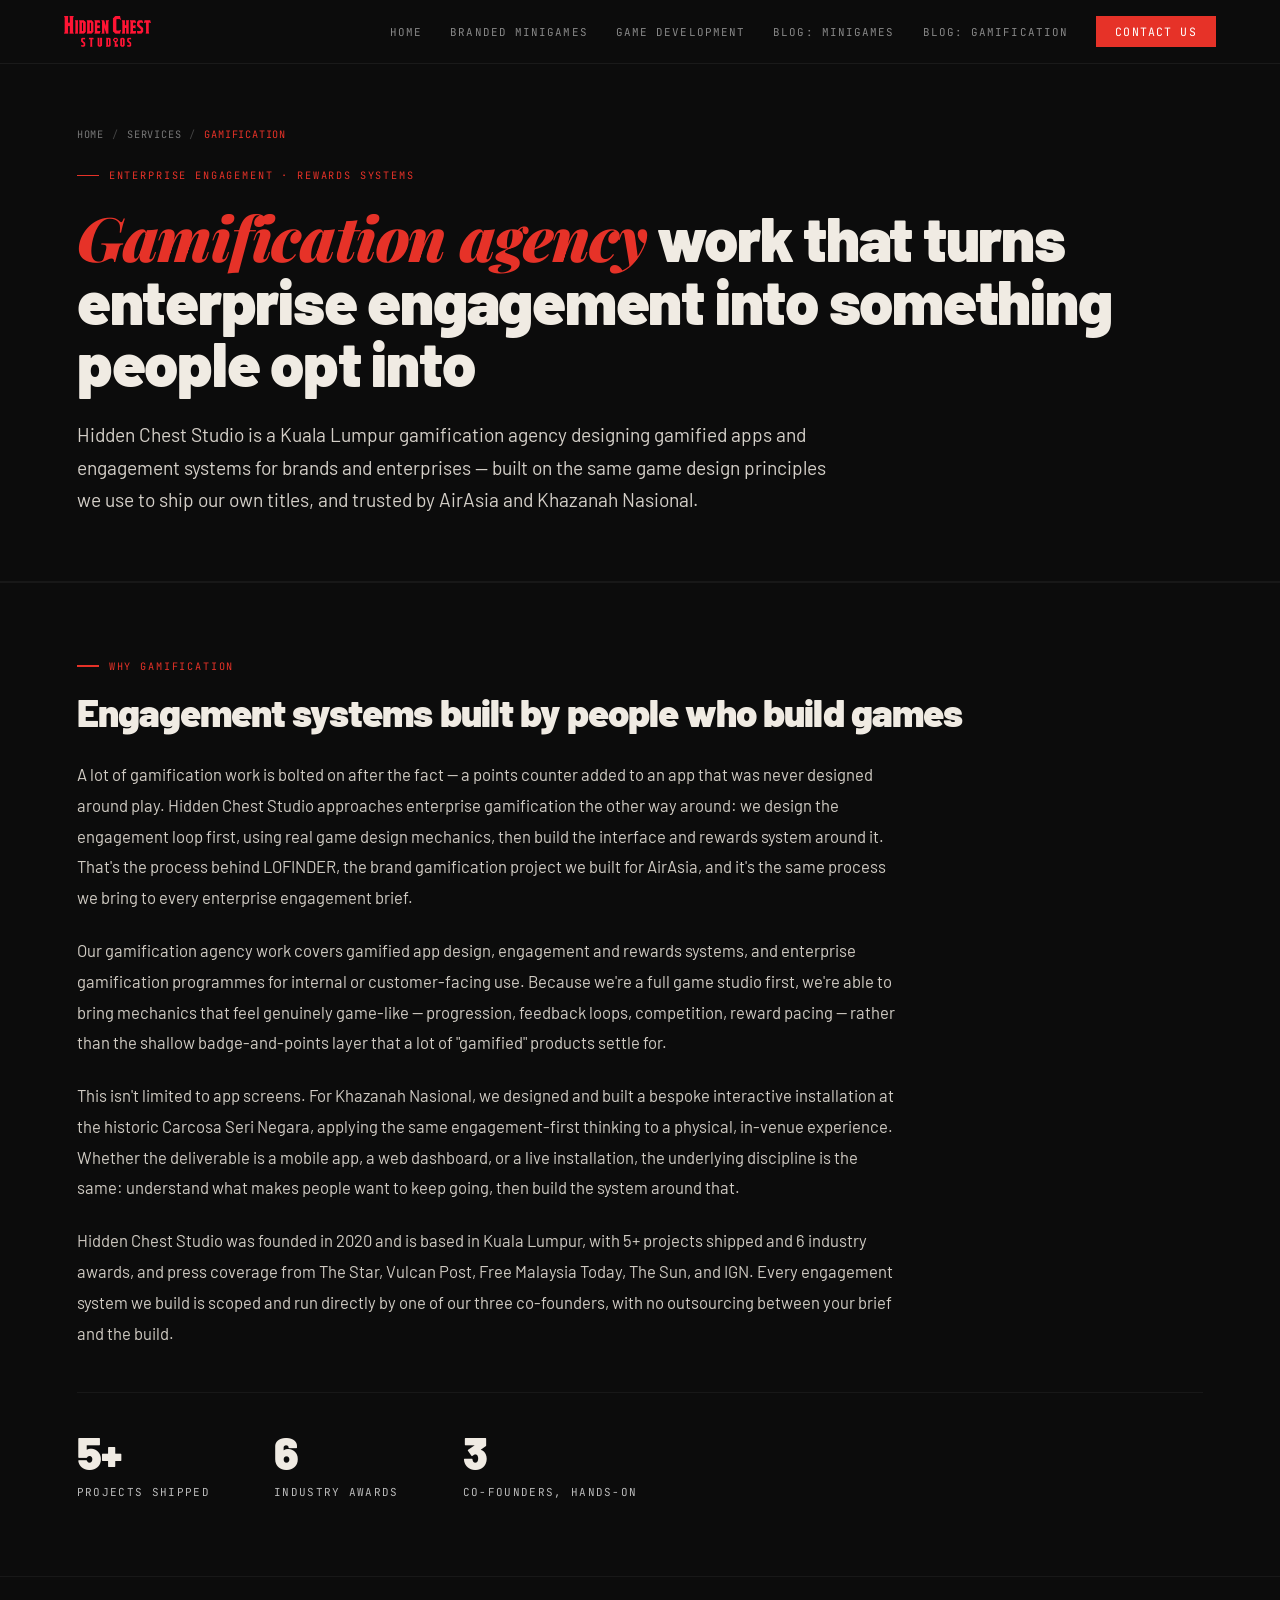
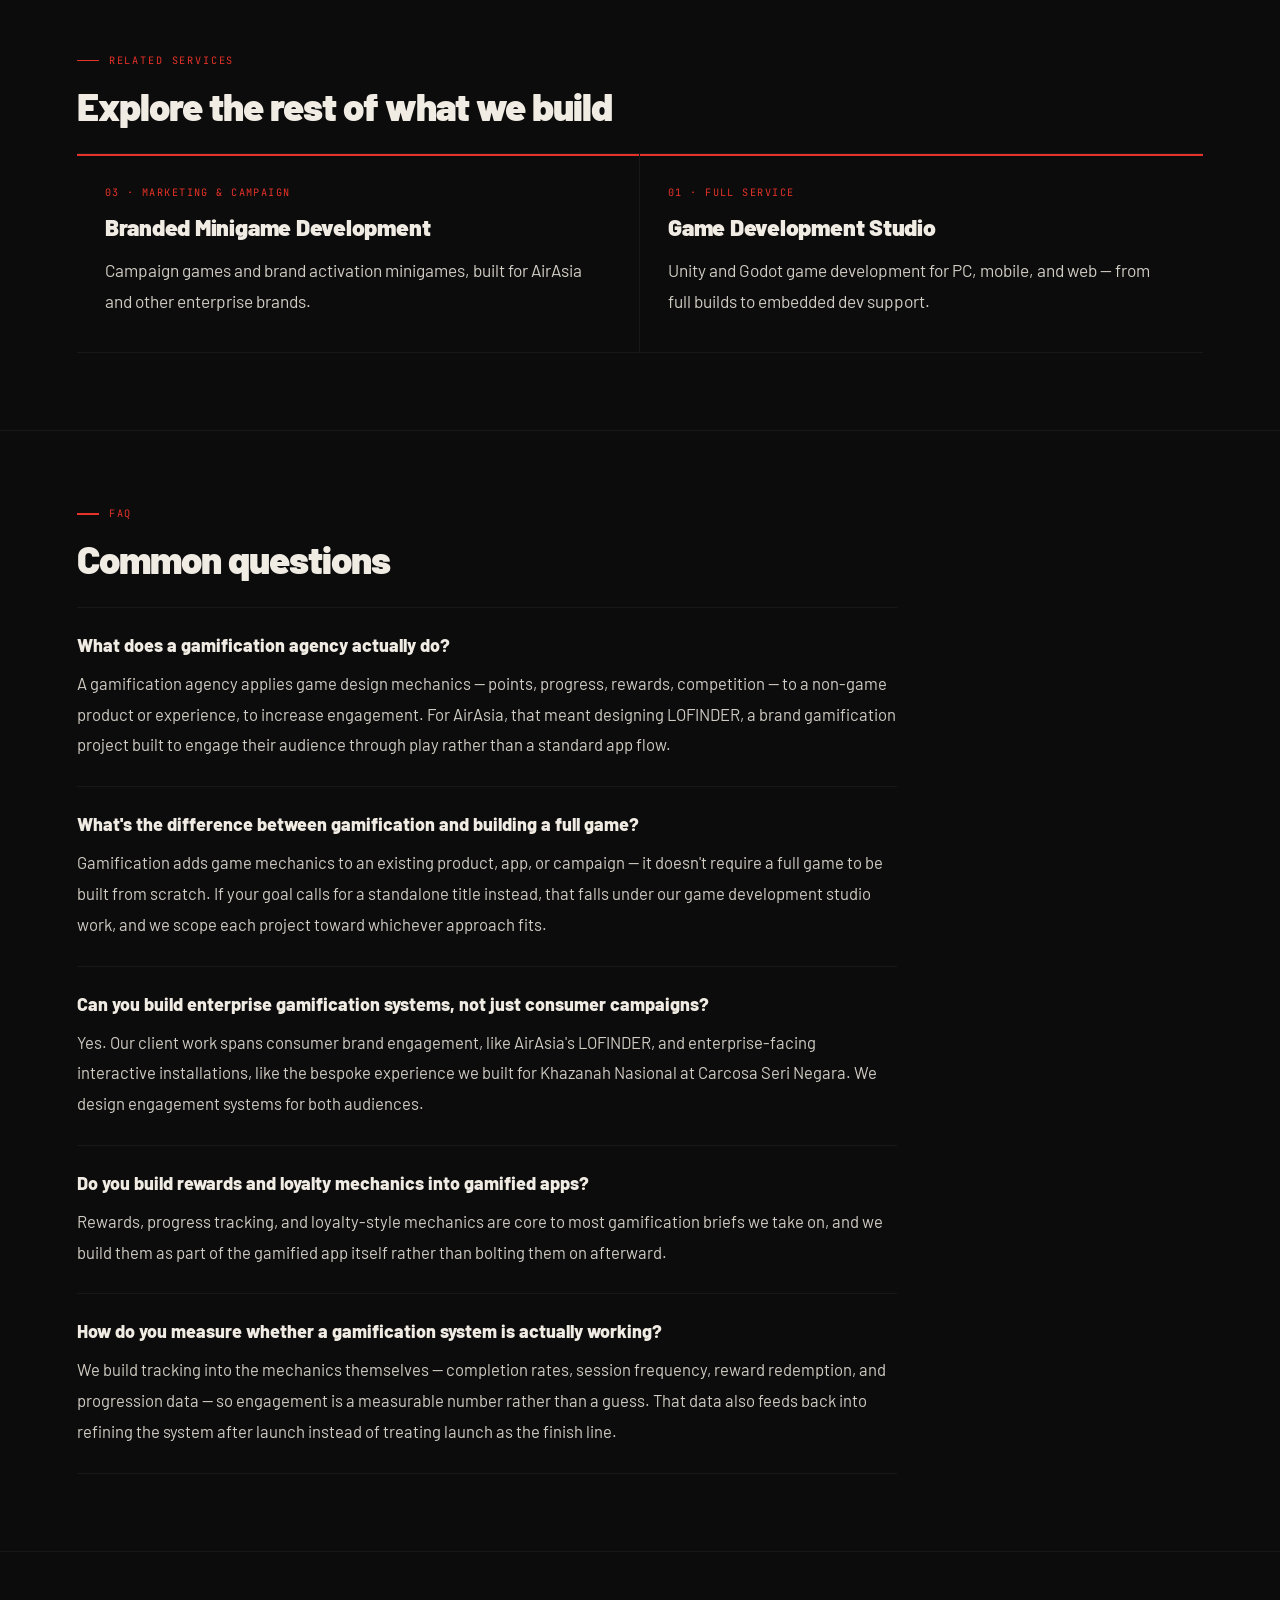
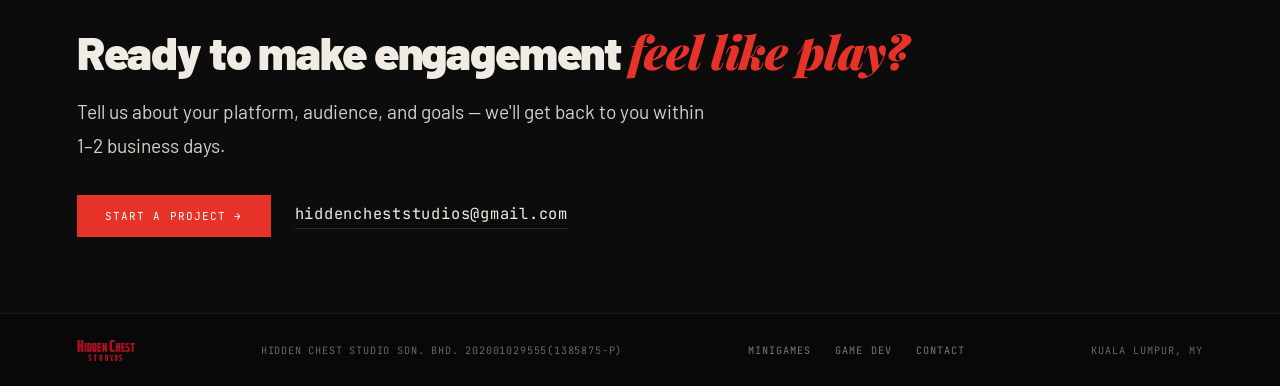
<file: services/gamification.html>
<!DOCTYPE html>
<html lang="en">
<head>
<meta charset="UTF-8">
<meta name="viewport" content="width=device-width, initial-scale=1.0">
<title>Gamification Agency Malaysia | Hidden Chest Studio</title>
<meta name="description" content="Hidden Chest Studio is a Kuala Lumpur gamification agency building gamified apps, enterprise engagement systems, and rewards mechanics for brands like AirAsia.">
<link rel="canonical" href="https://www.hiddenchest.studio/services/gamification.html">
<meta property="og:type" content="website">
<meta property="og:title" content="Gamification Agency Malaysia | Hidden Chest Studio">
<meta property="og:description" content="Hidden Chest Studio is a Kuala Lumpur gamification agency building gamified apps, enterprise engagement systems, and rewards mechanics for brands like AirAsia.">
<meta property="og:url" content="https://www.hiddenchest.studio/services/gamification.html">
<meta property="og:image" content="https://www.hiddenchest.studio/images/HIddenChestLogo.png">
<meta property="og:site_name" content="Hidden Chest Studio">
<meta name="twitter:card" content="summary_large_image">
<meta name="twitter:title" content="Gamification Agency Malaysia | Hidden Chest Studio">
<meta name="twitter:description" content="Hidden Chest Studio is a Kuala Lumpur gamification agency building gamified apps, enterprise engagement systems, and rewards mechanics for brands like AirAsia.">
<meta name="twitter:image" content="https://www.hiddenchest.studio/images/HIddenChestLogo.png">
<link rel="preconnect" href="https://fonts.googleapis.com">
<link rel="preconnect" href="https://fonts.gstatic.com" crossorigin>
<link href="https://fonts.googleapis.com/css2?family=Barlow:ital,wght@0,400;0,600;0,700;0,800;0,900;1,400&family=JetBrains+Mono:wght@400;500&family=Playfair+Display:ital,wght@1,400;1,700&family=Space+Grotesk:wght@300;400;500;600;700&family=Syne:wght@400;600;700;800&display=swap" rel="stylesheet">
<script type="application/ld+json">
{
  "@context": "https://schema.org",
  "@type": "Service",
  "serviceType": "Gamification Agency Services",
  "name": "Gamification Agency",
  "description": "Enterprise gamification, gamified app design, and engagement/rewards systems built to increase user engagement and retention.",
  "provider": {
    "@type": "Organization",
    "name": "Hidden Chest Studio Sdn. Bhd.",
    "email": "hiddencheststudios@gmail.com",
    "telephone": "+60 17-389 4937",
    "url": "https://www.hiddenchest.studio",
    "address": {
      "@type": "PostalAddress",
      "addressLocality": "Kuala Lumpur",
      "addressCountry": "Malaysia"
    }
  },
  "areaServed": "Malaysia",
  "url": "https://www.hiddenchest.studio/services/gamification.html"
}
</script>
<script type="application/ld+json">
{
  "@context": "https://schema.org",
  "@type": "FAQPage",
  "mainEntity": [
    {
      "@type": "Question",
      "name": "What does a gamification agency actually do?",
      "acceptedAnswer": {
        "@type": "Answer",
        "text": "A gamification agency applies game design mechanics — points, progress, rewards, competition — to a non-game product or experience, to increase engagement. For AirAsia, that meant designing LOFINDER, a brand gamification project built to engage their audience through play rather than a standard app flow."
      }
    },
    {
      "@type": "Question",
      "name": "What's the difference between gamification and building a full game?",
      "acceptedAnswer": {
        "@type": "Answer",
        "text": "Gamification adds game mechanics to an existing product, app, or campaign — it doesn't require a full game to be built from scratch. If your goal calls for a standalone title instead, that falls under our game development studio work, and we scope each project toward whichever approach fits."
      }
    },
    {
      "@type": "Question",
      "name": "Can you build enterprise gamification systems, not just consumer campaigns?",
      "acceptedAnswer": {
        "@type": "Answer",
        "text": "Yes. Our client work spans consumer brand engagement, like AirAsia's LOFINDER, and enterprise-facing interactive installations, like the bespoke experience we built for Khazanah Nasional at Carcosa Seri Negara. We design engagement systems for both audiences."
      }
    },
    {
      "@type": "Question",
      "name": "Do you build rewards and loyalty mechanics into gamified apps?",
      "acceptedAnswer": {
        "@type": "Answer",
        "text": "Rewards, progress tracking, and loyalty-style mechanics are core to most gamification briefs we take on, and we build them as part of the gamified app itself rather than bolting them on afterward."
      }
    },
    {
      "@type": "Question",
      "name": "How do you measure whether a gamification system is actually working?",
      "acceptedAnswer": {
        "@type": "Answer",
        "text": "We build tracking into the mechanics themselves — completion rates, session frequency, reward redemption, and progression data — so engagement is a measurable number rather than a guess. That data also feeds back into refining the system after launch instead of treating launch as the finish line."
      }
    }
  ]
}
</script>
<script type="application/ld+json">
{
  "@context": "https://schema.org",
  "@type": "BreadcrumbList",
  "itemListElement": [
    { "@type": "ListItem", "position": 1, "name": "Home", "item": "https://www.hiddenchest.studio/" },
    { "@type": "ListItem", "position": 2, "name": "Services", "item": "https://www.hiddenchest.studio/services/" },
    { "@type": "ListItem", "position": 3, "name": "Gamification Agency", "item": "https://www.hiddenchest.studio/services/gamification.html" }
  ]
}
</script>
<style>
    *, *::before, *::after { box-sizing: border-box; margin: 0; padding: 0; }
    :root {
      --bg:      #0C0C0C;
      --red:     #E63228;
      --cream:   #F0EBE3;
      --border:  rgba(255,255,255,.05);
      --border6: rgba(255,255,255,.06);
    }
    html { scroll-behavior: smooth; }
    body { background: var(--bg); color: var(--cream); font-family: 'Barlow', system-ui, sans-serif; margin: 0; overflow-x: hidden; }
    .site { max-width: 2560px; margin: 0 auto; background: var(--bg); box-shadow: 0 8px 80px rgba(0,0,0,.7); }

    /* NAV */
    nav { display:flex; align-items:center; justify-content:space-between; padding:0 clamp(40px,5vw,120px); height:clamp(60px,5vw,80px); background:var(--bg); border-bottom:1px solid var(--border6); position:sticky; top:0; z-index:100; }
    .nav-logo { display:flex; align-items:center; }
    .nav-logo-img { height:clamp(28px,2.4vw,40px); width:auto; display:block; }
    .nav-links { display:flex; align-items:center; gap:28px; }
    .nav-link { font-family:'JetBrains Mono',monospace; font-size:clamp(10px,.85vw,13px); letter-spacing:.1em; text-transform:uppercase; color:#888; text-decoration:none; }
    .nav-link:hover { color:var(--cream); }
    .nav-cta { display:inline-flex; padding:clamp(8px,.6vw,12px) clamp(18px,1.5vw,28px); background:var(--red); color:#fff; font-family:'JetBrains Mono',monospace; font-size:clamp(11px,.9vw,14px); letter-spacing:.1em; text-transform:uppercase; text-decoration:none; }
    .nav-cta:hover { background:#c8241b; }

    /* PAGE HERO */
    .page-hero { padding:clamp(50px,5vw,90px) clamp(40px,6vw,140px) clamp(50px,5vw,80px); border-bottom:1px solid var(--border); }
    .breadcrumb { display:flex; flex-wrap:wrap; align-items:center; gap:8px; margin-bottom:28px; font-family:'JetBrains Mono',monospace; font-size:clamp(10px,.8vw,13px); letter-spacing:.08em; text-transform:uppercase; color:#777; }
    .breadcrumb a { color:#777; text-decoration:none; }
    .breadcrumb a:hover { color:var(--cream); }
    .breadcrumb .sep { color:#444; }
    .breadcrumb .current { color:var(--red); }
    .eyebrow { display:flex; align-items:center; gap:10px; margin-bottom:24px; }
    .eyebrow-line { width:22px; height:1.5px; background:var(--red); }
    .eyebrow-text { font-family:'JetBrains Mono',monospace; font-size:clamp(10px,.8vw,13px); letter-spacing:.18em; text-transform:uppercase; color:var(--red); }
    .page-hero h1 { margin:0 0 24px; font-family:'Barlow',sans-serif; font-weight:900; font-size:clamp(36px,4.8vw,72px); line-height:1.02; letter-spacing:-.02em; color:var(--cream); max-width:1100px; }
    .page-hero h1 em { font-family:'Playfair Display',serif; font-style:italic; color:var(--red); }
    .page-hero-desc { font-size:clamp(17px,1.5vw,23px); color:rgba(240,235,227,.88); line-height:1.7; max-width:760px; margin:0; }

    /* SECTIONS */
    .section { padding:clamp(60px,6vw,120px) clamp(40px,6vw,140px); border-top:1px solid var(--border); }
    .sec-eyebrow { display:flex; align-items:center; gap:10px; margin-bottom:20px; }
    .sec-line { width:22px; height:1.5px; background:var(--red); }
    .sec-tag { font-family:'JetBrains Mono',monospace; font-size:clamp(10px,.8vw,13px); letter-spacing:.18em; text-transform:uppercase; color:var(--red); }
    .sec-h2 { margin:0 0 28px; font-family:'Barlow',sans-serif; font-weight:900; font-size:clamp(30px,3vw,52px); letter-spacing:-.025em; color:var(--cream); line-height:1.0; }
    .sec-h2 em { font-family:'Playfair Display',serif; font-style:italic; color:var(--red); }

    .body-copy { max-width:820px; }
    .body-copy p { font-size:clamp(16px,1.3vw,19px); color:#d0cbc3; line-height:1.85; margin:0 0 22px; }
    .body-copy p:last-child { margin-bottom:0; }

    /* SERVICES / CROSS-LINK CARDS */
    .services-grid { display:grid; grid-template-columns:repeat(2,1fr); gap:0; margin-top:0; border-top:1px solid var(--border); }
    .svc-card { background:transparent; border-right:1px solid var(--border); border-bottom:1px solid var(--border); padding:32px 28px 36px; display:flex; flex-direction:column; justify-content:space-between; position:relative; text-decoration:none; color:inherit; }
    .svc-card:last-child { border-right:none; }
    .svc-card::before { content:''; position:absolute; top:0; left:0; right:0; height:2px; background:var(--red); }
    .svc-num { font-family:'JetBrains Mono',monospace; font-size:clamp(10px,.8vw,13px); letter-spacing:.14em; text-transform:uppercase; color:var(--red); margin-bottom:14px; }
    .svc-title { font-family:'Barlow',sans-serif; font-size:clamp(20px,1.8vw,28px); font-weight:900; color:var(--cream); margin:0 0 14px; letter-spacing:-.01em; }
    .svc-desc { font-size:clamp(16px,1.35vw,21px); color:#d0cbc3; line-height:1.75; margin-bottom:0; }

    /* STATS */
    .stat-row { display:flex; gap:64px; margin-top:44px; padding-top:32px; border-top:1px solid var(--border); flex-wrap:wrap; }
    .stat-num { font-family:'Barlow',sans-serif; font-size:clamp(38px,3.5vw,56px); font-weight:900; color:var(--cream); letter-spacing:-.02em; margin-bottom:6px; }
    .stat-label { font-family:'JetBrains Mono',monospace; font-size:clamp(11px,.85vw,14px); letter-spacing:.12em; text-transform:uppercase; color:#bbb; }

    /* FAQ */
    .faq-item { border-top:1px solid var(--border); padding:26px 0; }
    .faq-item:last-child { border-bottom:1px solid var(--border); }
    .faq-q { font-family:'Barlow',sans-serif; font-weight:800; font-size:clamp(17px,1.4vw,22px); color:var(--cream); margin:0 0 12px; }
    .faq-a { font-size:clamp(15px,1.2vw,18px); color:#d0cbc3; line-height:1.75; margin:0; }

    /* CONTACT CTA */
    .contact { padding:clamp(60px,6vw,88px) clamp(40px,6vw,140px); border-top:1px solid var(--border); }
    .contact h2 { margin:0 0 20px; font-family:'Barlow',sans-serif; font-weight:900; font-size:clamp(30px,3.6vw,48px); letter-spacing:-.025em; color:var(--cream); line-height:1.0; }
    .contact h2 em { font-family:'Playfair Display',serif; font-style:italic; color:var(--red); }
    .contact-desc { font-size:clamp(17px,1.5vw,22px); color:#d5d0c8; line-height:1.75; margin:0 0 32px; max-width:640px; }
    .contact-actions { display:flex; align-items:center; gap:24px; flex-wrap:wrap; }
    .contact-cta { display:inline-flex; padding:14px 28px; background:var(--red); color:#fff; font-family:'JetBrains Mono',monospace; font-size:11px; letter-spacing:.1em; text-transform:uppercase; text-decoration:none; }
    .contact-cta:hover { background:#c8241b; }
    .contact-email { font-family:'JetBrains Mono',monospace; font-size:clamp(14px,1.2vw,17px); letter-spacing:.05em; color:var(--cream); text-decoration:none; border-bottom:1px solid rgba(255,255,255,.12); padding-bottom:4px; }
    .contact-email:hover { color:var(--red); }

    /* FOOTER */
    footer { padding:clamp(20px,2vw,36px) clamp(40px,6vw,140px); background:#080808; border-top:1px solid var(--border); display:flex; justify-content:space-between; align-items:center; flex-wrap:wrap; gap:16px; }
    .footer-brand { display:flex; align-items:center; }
    .footer-logo-img { height:clamp(20px,1.6vw,28px); width:auto; display:block; opacity:.7; }
    .footer-copy { font-family:'JetBrains Mono',monospace; font-size:clamp(10px,.8vw,13px); letter-spacing:.08em; text-transform:uppercase; color:#666; }
    .footer-links { display:flex; align-items:center; gap:24px; }
    .footer-link { font-family:'JetBrains Mono',monospace; font-size:clamp(10px,.8vw,13px); letter-spacing:.1em; text-transform:uppercase; color:#777; text-decoration:none; }
    .footer-link:hover { color:var(--cream); }
    .footer-location { font-family:'JetBrains Mono',monospace; font-size:clamp(10px,.8vw,13px); letter-spacing:.1em; text-transform:uppercase; color:#666; }

    @media (max-width:1024px) {
      nav,.page-hero,.section,.contact,footer { padding-left:40px; padding-right:40px; }
      .services-grid { grid-template-columns:1fr; }
    }
    @media (max-width:768px) {
      nav { padding:0 24px; }
      .page-hero,.section,.contact { padding-left:24px; padding-right:24px; }
      footer { padding:24px; }
      .stat-row { gap:32px; }
    }
    @media (max-width:580px) {
      .nav-links { display:none; }
    }
</style>
</head>
<body>
<div class="site">

  <nav>
    <div class="nav-logo"><a href="../"><img src="../images/HIddenChestLogo.png" alt="Hidden Chest Studio" class="nav-logo-img" width="160" height="40"></a></div>
    <div class="nav-links">
      <a href="../" class="nav-link">Home</a>
      <a href="branded-minigames.html" class="nav-link">Branded Minigames</a>
      <a href="game-development.html" class="nav-link">Game Development</a>
      <a href="../blog/branded-minigames-for-marketing.html" class="nav-link">Blog: Minigames</a>
      <a href="../blog/what-is-gamification-brand-activation.html" class="nav-link">Blog: Gamification</a>
      <a href="../#contact" class="nav-cta">Contact Us</a>
    </div>
  </nav>

  <div class="page-hero">
    <div class="breadcrumb">
      <a href="../">Home</a><span class="sep">/</span>
      <a href="../#services">Services</a><span class="sep">/</span>
      <span class="current">Gamification</span>
    </div>
    <div class="eyebrow"><div class="eyebrow-line"></div><span class="eyebrow-text">Enterprise Engagement · Rewards Systems</span></div>
    <h1><em>Gamification agency</em> work that turns enterprise engagement into something people opt into</h1>
    <p class="page-hero-desc">Hidden Chest Studio is a Kuala Lumpur gamification agency designing gamified apps and engagement systems for brands and enterprises — built on the same game design principles we use to ship our own titles, and trusted by AirAsia and Khazanah Nasional.</p>
  </div>

  <div class="section">
    <div class="sec-eyebrow"><div class="sec-line"></div><span class="sec-tag">Why Gamification</span></div>
    <h2 class="sec-h2">Engagement systems built by people who build games</h2>
    <div class="body-copy">
      <p>A lot of gamification work is bolted on after the fact — a points counter added to an app that was never designed around play. Hidden Chest Studio approaches enterprise gamification the other way around: we design the engagement loop first, using real game design mechanics, then build the interface and rewards system around it. That's the process behind LOFINDER, the brand gamification project we built for AirAsia, and it's the same process we bring to every enterprise engagement brief.</p>
      <p>Our gamification agency work covers gamified app design, engagement and rewards systems, and enterprise gamification programmes for internal or customer-facing use. Because we're a full game studio first, we're able to bring mechanics that feel genuinely game-like — progression, feedback loops, competition, reward pacing — rather than the shallow badge-and-points layer that a lot of "gamified" products settle for.</p>
      <p>This isn't limited to app screens. For Khazanah Nasional, we designed and built a bespoke interactive installation at the historic Carcosa Seri Negara, applying the same engagement-first thinking to a physical, in-venue experience. Whether the deliverable is a mobile app, a web dashboard, or a live installation, the underlying discipline is the same: understand what makes people want to keep going, then build the system around that.</p>
      <p>Hidden Chest Studio was founded in 2020 and is based in Kuala Lumpur, with 5+ projects shipped and 6 industry awards, and press coverage from The Star, Vulcan Post, Free Malaysia Today, The Sun, and IGN. Every engagement system we build is scoped and run directly by one of our three co-founders, with no outsourcing between your brief and the build.</p>
    </div>
    <div class="stat-row">
      <div><div class="stat-num">5+</div><div class="stat-label">Projects Shipped</div></div>
      <div><div class="stat-num">6</div><div class="stat-label">Industry Awards</div></div>
      <div><div class="stat-num">3</div><div class="stat-label">Co-Founders, Hands-On</div></div>
    </div>
  </div>

  <div class="section">
    <div class="sec-eyebrow"><div class="sec-line"></div><span class="sec-tag">Related Services</span></div>
    <h2 class="sec-h2">Explore the rest of what we build</h2>
    <div class="services-grid">
      <a href="branded-minigames.html" class="svc-card">
        <div>
          <div class="svc-num">03 · Marketing &amp; Campaign</div>
          <div class="svc-title">Branded Minigame Development</div>
          <p class="svc-desc">Campaign games and brand activation minigames, built for AirAsia and other enterprise brands.</p>
        </div>
      </a>
      <a href="game-development.html" class="svc-card">
        <div>
          <div class="svc-num">01 · Full Service</div>
          <div class="svc-title">Game Development Studio</div>
          <p class="svc-desc">Unity and Godot game development for PC, mobile, and web — from full builds to embedded dev support.</p>
        </div>
      </a>
    </div>
  </div>

  <div class="section">
    <div class="sec-eyebrow"><div class="sec-line"></div><span class="sec-tag">FAQ</span></div>
    <h2 class="sec-h2">Common questions</h2>
    <div class="body-copy">
      <div class="faq-item">
        <div class="faq-q">What does a gamification agency actually do?</div>
        <p class="faq-a">A gamification agency applies game design mechanics — points, progress, rewards, competition — to a non-game product or experience, to increase engagement. For AirAsia, that meant designing LOFINDER, a brand gamification project built to engage their audience through play rather than a standard app flow.</p>
      </div>
      <div class="faq-item">
        <div class="faq-q">What's the difference between gamification and building a full game?</div>
        <p class="faq-a">Gamification adds game mechanics to an existing product, app, or campaign — it doesn't require a full game to be built from scratch. If your goal calls for a standalone title instead, that falls under our game development studio work, and we scope each project toward whichever approach fits.</p>
      </div>
      <div class="faq-item">
        <div class="faq-q">Can you build enterprise gamification systems, not just consumer campaigns?</div>
        <p class="faq-a">Yes. Our client work spans consumer brand engagement, like AirAsia's LOFINDER, and enterprise-facing interactive installations, like the bespoke experience we built for Khazanah Nasional at Carcosa Seri Negara. We design engagement systems for both audiences.</p>
      </div>
      <div class="faq-item">
        <div class="faq-q">Do you build rewards and loyalty mechanics into gamified apps?</div>
        <p class="faq-a">Rewards, progress tracking, and loyalty-style mechanics are core to most gamification briefs we take on, and we build them as part of the gamified app itself rather than bolting them on afterward.</p>
      </div>
      <div class="faq-item">
        <div class="faq-q">How do you measure whether a gamification system is actually working?</div>
        <p class="faq-a">We build tracking into the mechanics themselves — completion rates, session frequency, reward redemption, and progression data — so engagement is a measurable number rather than a guess. That data also feeds back into refining the system after launch instead of treating launch as the finish line.</p>
      </div>
    </div>
  </div>

  <div class="contact" id="contact">
    <h2>Ready to make engagement <em>feel like play?</em></h2>
    <p class="contact-desc">Tell us about your platform, audience, and goals — we'll get back to you within 1–2 business days.</p>
    <div class="contact-actions">
      <a href="../#contact" class="contact-cta">Start a Project →</a>
      <a href="mailto:hiddencheststudios@gmail.com" class="contact-email">hiddencheststudios@gmail.com</a>
    </div>
  </div>

  <footer>
    <div class="footer-brand"><img src="../images/HIddenChestLogo.png" alt="Hidden Chest Studio" class="footer-logo-img" width="112" height="28" loading="lazy"></div>
    <div class="footer-copy">HIDDEN CHEST STUDIO SDN. BHD. 202001029555(1385875-P)</div>
    <div class="footer-links">
      <a href="branded-minigames.html" class="footer-link">Minigames</a>
      <a href="game-development.html" class="footer-link">Game Dev</a>
      <a href="../#contact" class="footer-link">Contact</a>
    </div>
    <span class="footer-location">Kuala Lumpur, MY</span>
  </footer>

</div>
</body>
</html>
</file>
<file: hcs-draft.css>
/* ============================================================
       Hidden Chest Studio - poster direction
       Single committed dark theme (brand decision, not an omission).
       Shape lock: every corner is square. Accent lock: one red.
       ============================================================ */
    *, *::before, *::after { box-sizing: border-box; margin: 0; padding: 0; }

    :root {
      --ink:        #0C0C0C;
      --raise:      #131211;
      --cream:      #F0EBE3;
      --red:        #E63228;
      --red-press:  #C8241B;
      /* neutrals biased warm so they sit with the accent instead of beside it */
      --mute:       #A39C95;
      --faint:      #8E877F;
      --rule:       rgba(240,235,227,.34);
      --rule-soft:  rgba(240,235,227,.12);

      --font-display: 'Big Shoulders Display', 'Arial Narrow', Arial, sans-serif;
      --font-body:    'Bricolage Grotesque', 'Helvetica Neue', Helvetica, Arial, sans-serif;
      --font-label:   'Bricolage Grotesque', 'Helvetica Neue', Helvetica, Arial, sans-serif;

      --gut:  clamp(20px, 3.4vw, 56px);
      --bay:  clamp(64px, 8vw, 132px);
      --maxw: 1440px;
    }

    html { scroll-behavior: smooth; }
    @media (prefers-reduced-motion: reduce) { html { scroll-behavior: auto; } }

    body {
      background: var(--ink); color: var(--cream);
      font-family: var(--font-body);
      -webkit-font-smoothing: antialiased; -moz-osx-font-smoothing: grayscale;
      overflow-x: hidden;
    }
    img { max-width: 100%; display: block; }
    [hidden] { display: none !important; }
    a { color: inherit; text-decoration: none; }

    :focus-visible { outline: 2px solid var(--red); outline-offset: 3px; }

    .shell { max-width: var(--maxw); margin: 0 auto; }
    .bay   { padding: var(--bay) var(--gut); }

    /* ---- scroll reveal: motivated (sequences the page's narrative), collapses under reduced motion ---- */
    .js .rise { opacity: 0; transform: translateY(22px); transition: opacity .7s cubic-bezier(.16,1,.3,1), transform .7s cubic-bezier(.16,1,.3,1); }
    .js .rise.seen { opacity: 1; transform: none; }
    @media (prefers-reduced-motion: reduce) {
      *, *::before, *::after {
        animation-duration: .01ms !important; animation-iteration-count: 1 !important;
        transition-duration: .01ms !important; scroll-behavior: auto !important;
      }
      .rise { opacity: 1; transform: none; }
      .work-item:hover img { transform: none; }
    }

    /* ---- shared type ---- */
    .kicker {
      font-family: var(--font-label); font-weight: 600;
      font-size: clamp(11px,.85vw,13px); letter-spacing: .15em;
      text-transform: uppercase; color: var(--red);
    }
    .lede { font-size: clamp(17px,1.35vw,21px); line-height: 1.6; color: var(--mute); max-width: 60ch; }
    .display {
      font-family: var(--font-display); font-weight: 900;
      letter-spacing: -.012em; line-height: .9; text-wrap: balance;
    }
    .h2 { font-family: var(--font-display); font-weight: 900; font-size: clamp(38px,5vw,84px); line-height: .88; letter-spacing: -.012em; text-wrap: balance; }

    /* ---- buttons: square, one accent, tactile press ---- */
    .btn {
      display: inline-flex; align-items: center; gap: 10px; white-space: nowrap;
      font-family: var(--font-display); font-weight: 800;
      font-size: clamp(19px,1.3vw,21px); letter-spacing: .1em; text-transform: uppercase;
      padding: 15px 28px; border: 1.5px solid transparent; cursor: pointer;
      transition: background .18s, color .18s, border-color .18s, transform .18s;
    }
    .btn--solid { background: var(--red); color: #fff; }
    .btn--solid:hover { background: var(--red-press); }
    .btn--ghost { border-color: var(--rule); color: var(--cream); }
    .btn--ghost:hover { border-color: var(--cream); }
    .btn:active { transform: translateY(1px); }

    /* ---- NAV: one line, 68px ---- */
    nav {
      position: sticky; top: 0; z-index: 50; background: rgba(12,12,12,.94);
      backdrop-filter: blur(10px); border-bottom: 1px solid var(--rule-soft);
    }
    .nav-in { position: relative; max-width: var(--maxw); margin: 0 auto; height: 68px; padding: 0 var(--gut);
              display: flex; align-items: center; justify-content: space-between; gap: 24px; }
    .nav-logo-img { height: clamp(22px,1.9vw,28px); width: auto; }
    .nav-links { display: flex; align-items: center; gap: clamp(16px,1.9vw,32px); }
    .nav-link { display: inline-flex; align-items: center; min-height: 44px; padding: 0 2px;
                font-family: var(--font-label); font-weight: 600; font-size: 15px; color: var(--mute); transition: color .18s; }
    .nav-link:hover { color: var(--cream); }
    .nav-cta { padding: 13px 20px; font-size: 15px; letter-spacing: .09em; }
    .nav-toggle { display: none; align-items: center; gap: 9px; background: none; border: 1px solid var(--rule);
                  color: var(--cream); font-family: var(--font-display); font-weight: 800; font-size: 17px;
                  letter-spacing: .1em; text-transform: uppercase; padding: 11px 16px; min-height: 44px; cursor: pointer; }
    .nav-toggle-bars { display: flex; flex-direction: column; gap: 4px; }
    .nav-toggle-bars span { display: block; width: 17px; height: 2px; background: currentColor; }

    /* ---- HERO: manifesto poster. Whole thing inside one viewport. ---- */
    .hero { position: relative; min-height: calc(100dvh - 68px); display: flex; flex-direction: column;
            justify-content: center; padding: clamp(28px,4vw,56px) var(--gut) clamp(32px,4vw,60px); overflow: hidden; }
    .hero-media { position: absolute; inset: 0; z-index: 0; background: var(--ink); }
    .hero-media video, .hero-media img { width: 100%; height: 100%; object-fit: cover; }
    .hero-scrim { position: absolute; inset: 0; z-index: 1;
      background: radial-gradient(115% 85% at 14% 48%, rgba(12,12,12,.97) 38%, rgba(12,12,12,.62) 100%); }
    .hero-in { position: relative; z-index: 2; max-width: var(--maxw); margin: 0 auto; width: 100%; }
    .hero-kicker { display: flex; align-items: center; gap: 12px; margin-bottom: clamp(18px,2.4vw,30px); }
    .hero-kicker i { width: 26px; height: 2px; background: var(--red); flex: none; }
    /* staircase: three short lines, sized so the whole hero still fits one screen */
    .hero h1 { margin: 0; }
    .js .hero h1 span { display: block; font-family: var(--font-display); font-weight: 900;
      font-size: clamp(52px,10.5vw,178px); line-height: .8; letter-spacing: -.018em; white-space: nowrap; }
    .hero h1 .l2 { margin-left: clamp(24px,7vw,300px); }
    .hero h1 .l3 { margin-left: clamp(48px,15vw,420px); color: var(--red); }
    .hero-desc { margin: clamp(26px,3.2vw,44px) 0 clamp(24px,2.8vw,36px); max-width: 44ch;
                 font-size: clamp(16px,1.25vw,20px); line-height: 1.55; color: rgba(240,235,227,.9); }
    .hero-actions { display: flex; flex-wrap: wrap; gap: 12px; margin-bottom: clamp(28px,3.4vw,48px); }
    .hero-stats { display: flex; flex-wrap: wrap; gap: clamp(20px,3vw,52px);
                  border-top: 1px solid var(--rule); padding-top: clamp(16px,1.8vw,24px); }
    .stat-label { font-family: var(--font-label); font-weight: 600; font-size: clamp(10px,.78vw,12px);
                  letter-spacing: .11em; text-transform: uppercase; color: var(--mute); margin-bottom: 5px; }
    .stat-val { font-family: var(--font-body); font-weight: 700; font-size: clamp(14px,1.05vw,17px); color: var(--cream); }

    /* ---- WORK: horizontal strip (layout family 2) ---- */
    .work-head {
                 padding: 0 var(--gut) clamp(22px,2.6vw,34px); max-width: var(--maxw); margin: 0 auto; }
    .work-rail { display: flex; gap: clamp(14px,1.6vw,22px); overflow-x: auto; scroll-snap-type: x mandatory;
                 padding: 0 var(--gut) 6px; scrollbar-width: thin; }
    .work-rail::-webkit-scrollbar { height: 3px; }
    .work-rail::-webkit-scrollbar-thumb { background: var(--rule); }
    .work-item { flex: none; width: clamp(258px,29vw,420px); scroll-snap-align: start; }
    .work-item img { width: 100%; height: clamp(180px,20vw,270px); object-fit: cover;
                     filter: grayscale(.35); transition: filter .35s, transform .35s; }
    .work-item:hover img { filter: none; transform: scale(1.015); }
    .work-name { font-family: var(--font-display); font-weight: 900; font-size: clamp(26px,2.7vw,42px);
                 line-height: .95; letter-spacing: -.012em; margin-top: 13px; }
    .work-meta { font-size: clamp(13px,1vw,15px); color: var(--mute); margin-top: 5px; }

    /* ---- ABOUT: asymmetric pull statement (layout family 3) ---- */
    .about-grid { display: grid; grid-template-columns: minmax(0,7fr) minmax(0,5fr);
                  gap: clamp(32px,5vw,88px); align-items: start; max-width: var(--maxw); margin: 0 auto; }
    .about-p { font-size: clamp(16px,1.2vw,19px); line-height: 1.7; color: var(--mute); margin-bottom: 18px; }
    .about-stats { display: grid; grid-template-columns: repeat(3, minmax(0,1fr)); gap: clamp(18px,2.4vw,40px);
                   border-top: 1px solid var(--rule); margin-top: clamp(34px,4vw,56px); padding-top: clamp(22px,2.6vw,34px);
                   max-width: var(--maxw); margin-left: auto; margin-right: auto; }
    .about-stat-num { font-family: var(--font-display); font-weight: 900; font-size: clamp(46px,6vw,92px);
                      line-height: .86; letter-spacing: -.015em; }
    .about-stat-label { font-family: var(--font-label); font-weight: 600; font-size: clamp(11px,.85vw,13px);
                        letter-spacing: .11em; text-transform: uppercase; color: var(--mute); margin-top: 8px; }

    /* ---- COLLABORATORS: logo wall, logos only (layout family 4) ---- */
    .logo-wall { display: grid; grid-template-columns: repeat(4, minmax(0,1fr)); gap: 1px;
                 background: var(--rule-soft); border: 1px solid var(--rule-soft);
                 max-width: var(--maxw); margin: clamp(26px,3vw,44px) auto 0; }
    .logo-cell { background: var(--ink); display: flex; align-items: center; justify-content: center;
                 padding: clamp(24px,3.2vw,48px) clamp(14px,2vw,28px); min-height: 118px; }
    .logo-cell img { max-height: clamp(26px,2.6vw,40px); width: auto; opacity: .58;
                     filter: grayscale(1); transition: opacity .25s, filter .25s; }
    .logo-cell:hover img { opacity: 1; filter: none; }

    /* ---- PRESS: the page's single marquee (layout family 5) ---- */
    .marquee { overflow: hidden; border-top: 1px solid var(--rule); border-bottom: 1px solid var(--rule);
               padding: clamp(20px,2.4vw,32px) 0; }
    .marquee-track { display: flex; gap: clamp(34px,5vw,80px); width: max-content;
                     animation: slide 46s linear infinite; align-items: center; }
    .marquee:hover .marquee-track,
    .marquee:focus-within .marquee-track { animation-play-state: paused; }
    @keyframes slide { from { transform: translateX(0); } to { transform: translateX(-50%); } }
    .marquee-item { font-family: var(--font-display); font-weight: 900; font-size: clamp(30px,3.6vw,58px);
                    letter-spacing: -.01em; color: var(--faint); white-space: nowrap; }

    /* ---- SERVICES: three statement rows, no cards (layout family 6) ---- */
    .svc-row { display: grid; grid-template-columns: minmax(0,5fr) minmax(0,6fr); gap: clamp(20px,4vw,64px);
               align-items: start; padding: clamp(26px,3.4vw,46px) 0; border-top: 1px solid var(--rule);
               max-width: var(--maxw); margin: 0 auto; }
    .svc-row:last-of-type { border-bottom: 1px solid var(--rule); }
    .svc-num { font-family: var(--font-label); font-weight: 600; font-size: clamp(11px,.85vw,13px);
               letter-spacing: .11em; text-transform: uppercase; color: var(--red); margin-bottom: 12px; }
    .svc-title { font-family: var(--font-display); font-weight: 900; font-size: clamp(34px,4.2vw,68px);
                 line-height: .9; letter-spacing: -.012em; }
    .svc-desc { font-size: clamp(16px,1.2vw,19px); line-height: 1.65; color: var(--mute); margin-bottom: 18px; }
    .svc-tags { display: flex; flex-wrap: wrap; gap: 8px; margin-bottom: 16px; }
    .svc-tag { font-family: var(--font-label); font-weight: 600; font-size: 12px; letter-spacing: .07em;
               text-transform: uppercase; color: var(--mute); border: 1px solid var(--rule); padding: 5px 11px; }
    .svc-more { font-family: var(--font-display); font-weight: 800; font-size: clamp(15px,1.15vw,18px);
                letter-spacing: .08em; text-transform: uppercase; border-bottom: 2px solid var(--red);
                padding-bottom: 3px; display: inline-flex; align-items: center; min-height: 44px; }

    /* ---- FLAGSHIP: full-bleed (layout family 7) ---- */
    .flagship { position: relative; overflow: hidden; min-height: clamp(440px,52vw,660px); display: flex; align-items: flex-end; }
    .flagship-bg { position: absolute; inset: 0; z-index: 0; }
    .flagship-bg img { width: 100%; height: 100%; object-fit: cover; opacity: .5; }
    .flagship-scrim { position: absolute; inset: 0; z-index: 1;
      background: linear-gradient(180deg, rgba(12,12,12,.4) 0%, rgba(12,12,12,.92) 78%); }
    .flagship-in { position: relative; z-index: 2; max-width: var(--maxw); margin: 0 auto; width: 100%;
                   padding: 0 var(--gut) clamp(44px,5vw,76px); }
    .flagship-sub { font-family: var(--font-body); font-size: clamp(14px,1.05vw,17px);
                    color: var(--mute); margin-bottom: 14px; }
    .flagship-desc { font-size: clamp(16px,1.2vw,19px); line-height: 1.65; color: rgba(240,235,227,.86);
                     max-width: 52ch; margin: 16px 0 26px; }

    /* ---- CONTACT: oversized line + form (layout family 8) ---- */
    .contact-grid { display: grid; grid-template-columns: minmax(0,1fr) minmax(0,1fr);
                    gap: clamp(32px,5vw,84px); align-items: start; max-width: var(--maxw); margin: 0 auto; }
    .contact-email { display: inline-block; font-family: var(--font-display); font-weight: 800;
                     font-size: clamp(20px,2.1vw,32px); letter-spacing: -.008em;
                     border-bottom: 2px solid var(--red); padding-bottom: 4px; margin-top: 26px; }
    .contact-form { display: flex; flex-direction: column; gap: 16px; }
    .form-row { display: grid; grid-template-columns: 1fr 1fr; gap: 16px; }
    .form-field { display: flex; flex-direction: column; gap: 7px; }
    .form-label { font-family: var(--font-label); font-weight: 600; font-size: 12px; letter-spacing: .1em;
                  text-transform: uppercase; color: var(--mute); }
    .form-input, .form-textarea {
      background: var(--raise); border: 1px solid var(--rule); color: var(--cream);
      font-family: var(--font-body); font-size: 16px; padding: 13px 15px; width: 100%;
      transition: border-color .18s;
    }
    .form-input::placeholder, .form-textarea::placeholder { color: var(--faint); }
    .form-input:focus-visible, .form-textarea:focus-visible { border-color: var(--red); }
    .form-textarea { resize: vertical; min-height: 130px; line-height: 1.6; }
    .form-help { font-size: 13px; color: var(--mute); }
    .form-submit { justify-content: center; width: 100%; border: none; }
    .form-submit:disabled { background: #4A4644; cursor: not-allowed; }
    .form-success { display: none; flex-direction: column; align-items: center; justify-content: center;
                    text-align: center; gap: 12px; padding: clamp(34px,4vw,58px) 24px; border: 1px solid var(--rule); }
    .form-success-check { width: 46px; height: 46px; background: rgba(240,235,227,.12);
                          display: flex; align-items: center; justify-content: center; }
    .form-success-title { font-family: var(--font-display); font-weight: 900; font-size: 26px; }
    .form-success-sub { font-size: 14px; color: var(--mute); }

    /* ---- COMMUNITY (layout family 9) ---- */
    .community-grid { display: grid; grid-template-columns: minmax(0,1fr); gap: clamp(28px,3.4vw,44px);
                      max-width: 860px; margin: 0 auto; text-align: left; }
    .community-p { font-size: clamp(16px,1.2vw,19px); line-height: 1.7; color: var(--mute); margin-bottom: 16px; }
    .discord-card { background: #16172B; border: 1px solid rgba(88,101,242,.3); }
    .discord-banner { background: linear-gradient(135deg,#5865F2 0%,#3B3F9E 100%);
                      padding: clamp(24px,3vw,40px); display: flex; align-items: center; gap: 18px; }
    .discord-icon { width: clamp(42px,3.6vw,60px); height: auto; flex: none; }
    .discord-server { font-family: var(--font-display); font-weight: 900; font-size: clamp(20px,1.9vw,28px); color: #fff; }
    .discord-tagline { font-size: 13px; color: rgba(255,255,255,.72); margin-top: 3px; }
    .discord-body { padding: clamp(22px,2.6vw,34px); display: flex; flex-direction: column; gap: 20px; }
    .discord-stats { display: flex; gap: clamp(22px,3vw,44px); }
    .discord-stat-label { font-size: 14px; color: var(--mute); }
    .discord-stat-num { font-family: var(--font-body); font-weight: 700; color: var(--cream); margin-right: 4px; }
    .discord-join { display: flex; align-items: center; justify-content: center; gap: 10px;
                    background: #5865F2; color: #fff; padding: 15px; font-family: var(--font-display);
                    font-weight: 800; font-size: 16px; letter-spacing: .09em; text-transform: uppercase;
                    transition: background .18s; }
    .discord-join:hover { background: #4752C4; }

    /* ---- FOOTER ---- */
    footer { border-top: 1px solid var(--rule); background: #080808; }
    .footer-in { max-width: var(--maxw); margin: 0 auto; padding: clamp(26px,3vw,40px) var(--gut);
                 display: flex; flex-wrap: wrap; justify-content: space-between; align-items: center; gap: 18px; }
    .footer-logo-img { height: clamp(19px,1.6vw,26px); width: auto; opacity: .62; }
    .footer-links { display: flex; align-items: center; flex-wrap: wrap; gap: 12px 22px; }
    .footer-link { display: inline-flex; align-items: center; min-height: 44px;
                   font-family: var(--font-label); font-weight: 600; font-size: 14px; color: var(--mute); transition: color .18s; }
    .footer-link:hover { color: var(--cream); }
    .footer-copy, .footer-location { font-size: 12.5px; color: var(--faint); }

    /* ============================================================
       RESPONSIVE - every multi-column layout declares its collapse
       ============================================================ */
    @media (max-width: 1024px) {
      .logo-wall { grid-template-columns: repeat(2, minmax(0,1fr)); }
      .about-grid, .contact-grid, .community-grid { grid-template-columns: minmax(0,1fr); }
      .svc-row { grid-template-columns: minmax(0,1fr); gap: 18px; }
    }
    @media (max-width: 768px) {
      .nav-toggle { display: inline-flex; }
      .nav-links {
        position: absolute; top: 68px; left: 0; right: 0;
        flex-direction: column; align-items: stretch; gap: 0;
        background: var(--ink); border-bottom: 1px solid var(--rule);
        padding: 6px var(--gut) 18px;
      }
      .nav-links[hidden] { display: none; }
      .nav-links .nav-link { min-height: 52px; font-size: 17px; border-bottom: 1px solid var(--rule-soft); }
      .nav-links .nav-cta { justify-content: center; margin-top: 14px; }
      .hero h1 span { font-size: clamp(46px,13vw,84px); }
      .hero h1 .l2 { margin-left: 18px; }
      .hero h1 .l3 { margin-left: 36px; }
      .about-stats { grid-template-columns: repeat(3, minmax(0,1fr)); gap: 14px; }
      .form-row { grid-template-columns: minmax(0,1fr); }
      .work-item { width: clamp(230px,72vw,300px); }
    }
    @media (max-width: 420px) {
      .about-stats { grid-template-columns: minmax(0,1fr); }
    }

    /* ============================================================
       INNER PAGES (services, articles) - same tokens, own components
       ============================================================ */
    .crumbs { display: flex; flex-wrap: wrap; align-items: center; gap: 8px;
              max-width: var(--maxw); margin: 0 auto; padding: 22px var(--gut) 0;
              font-family: var(--font-label); font-weight: 600; font-size: 13px; color: var(--mute); }
    .crumbs a { min-height: 44px; display: inline-flex; align-items: center; }
    .crumbs a:hover { color: var(--cream); }
    .crumbs .sep { color: var(--faint); }
    .crumbs [aria-current] { color: var(--cream); }

    /* inner hero: same family as the homepage, without the staircase (that is the home signature) */
    .page-hero { max-width: var(--maxw); margin: 0 auto; padding: clamp(20px,2.4vw,34px) var(--gut) clamp(44px,5vw,76px);
                 border-bottom: 1px solid var(--rule); }
    .page-hero h1 { font-family: var(--font-display); font-weight: 900;
                    font-size: clamp(42px,6.4vw,104px); line-height: .86; letter-spacing: -.014em;
                    max-width: 17ch; text-wrap: balance; margin-bottom: clamp(20px,2.4vw,30px); }
    .page-hero-desc { font-size: clamp(17px,1.3vw,21px); line-height: 1.6; color: var(--mute); max-width: 58ch; }

    /* prose: one measure, no hairline-per-row */
    .prose { max-width: 65ch; }
    .prose p { font-size: clamp(16px,1.2vw,19px); line-height: 1.75; color: var(--mute); margin-bottom: 20px; }
    .prose p:last-child { margin-bottom: 0; }
    .prose strong { color: var(--cream); font-weight: 600; }

    .split { display: grid; grid-template-columns: minmax(0,7fr) minmax(0,4fr);
             gap: clamp(32px,5vw,90px); align-items: start; max-width: var(--maxw); margin: 0 auto; }
    .rail { display: flex; flex-direction: column; gap: clamp(20px,2.4vw,32px);
            border-left: 2px solid var(--red); padding-left: clamp(18px,2vw,28px); }
    .rail-num { font-family: var(--font-display); font-weight: 900; font-size: clamp(30px,3.4vw,52px);
                line-height: .9; letter-spacing: -.012em; }
    .rail-label { font-family: var(--font-label); font-weight: 600; font-size: 12px; letter-spacing: .11em;
                  text-transform: uppercase; color: var(--mute); margin-top: 6px; }

    /* related: two cards, no numbering */
    .related { display: grid; grid-template-columns: repeat(2, minmax(0,1fr)); gap: 1px;
               background: var(--rule-soft); border: 1px solid var(--rule-soft);
               max-width: var(--maxw); margin: 0 auto; }
    .related-card { background: var(--ink); padding: clamp(26px,3vw,44px); display: flex; flex-direction: column;
                    gap: 12px; transition: background .2s; }
    .related-card:hover { background: var(--raise); }
    .related-kind { font-family: var(--font-label); font-weight: 600; font-size: 12px; letter-spacing: .11em;
                    text-transform: uppercase; color: var(--mute); }
    .related-title { font-family: var(--font-display); font-weight: 900; font-size: clamp(26px,2.8vw,42px);
                     line-height: .94; letter-spacing: -.012em; }
    .related-desc { font-size: clamp(15px,1.1vw,17px); line-height: 1.6; color: var(--mute); }

    /* FAQ as a real disclosure list */
    .faq { max-width: 900px; margin: 0 auto; }
    .faq details { border-top: 1px solid var(--rule); }
    .faq details:last-of-type { border-bottom: 1px solid var(--rule); }
    .faq summary { display: flex; align-items: center; justify-content: space-between; gap: 20px;
                   cursor: pointer; list-style: none; padding: clamp(18px,2vw,26px) 0; min-height: 44px;
                   font-family: var(--font-display); font-weight: 800;
                   font-size: clamp(20px,2vw,30px); line-height: 1.1; letter-spacing: -.008em; }
    .faq summary::-webkit-details-marker { display: none; }
    .faq summary::after { content: ""; flex: none; width: 15px; height: 15px;
                          border-right: 2px solid var(--red); border-bottom: 2px solid var(--red);
                          transform: rotate(45deg); transition: transform .2s; }
    .faq details[open] summary::after { transform: rotate(225deg); }
    .faq .faq-a { font-size: clamp(16px,1.2vw,18px); line-height: 1.75; color: var(--mute);
                  max-width: 68ch; padding-bottom: clamp(20px,2.2vw,30px); }

    /* end-of-page CTA band */
    .pagecta { border-top: 1px solid var(--rule); }
    .pagecta-in { max-width: var(--maxw); margin: 0 auto; padding: clamp(52px,6vw,92px) var(--gut);
                  display: flex; flex-wrap: wrap; align-items: center; justify-content: space-between; gap: 28px; }
    .pagecta h2 { font-family: var(--font-display); font-weight: 900; font-size: clamp(36px,4.6vw,76px);
                  line-height: .9; letter-spacing: -.014em; max-width: 16ch; text-wrap: balance; }

    /* ---- ARTICLE ---- */
    .article-header { max-width: 900px; margin: 0 auto; padding: clamp(20px,2.4vw,34px) var(--gut) clamp(32px,3.6vw,52px); }
    .article-title { font-family: var(--font-display); font-weight: 900;
                     font-size: clamp(38px,5.4vw,86px); line-height: .88; letter-spacing: -.014em;
                     text-wrap: balance; margin-bottom: clamp(20px,2.2vw,28px); }
    .article-dek { font-size: clamp(17px,1.35vw,21px); line-height: 1.6; color: var(--mute); max-width: 60ch; }
    .article-meta { display: flex; flex-wrap: wrap; gap: 10px 22px; margin-top: clamp(24px,2.6vw,34px);
                    padding-top: 18px; border-top: 1px solid var(--rule);
                    font-family: var(--font-label); font-weight: 600; font-size: 13px; color: var(--mute); }
    .article-body { max-width: 68ch; margin: 0 auto; padding: 0 var(--gut) clamp(56px,6vw,96px); }
    .article-body h2 { font-family: var(--font-display); font-weight: 900;
                       font-size: clamp(30px,3.2vw,48px); line-height: .95; letter-spacing: -.012em;
                       margin: clamp(44px,4.6vw,72px) 0 18px; text-wrap: balance; }
    .article-body p { font-size: clamp(16px,1.2vw,19px); line-height: 1.78; color: var(--mute); margin-bottom: 20px; }
    .article-body strong { color: var(--cream); font-weight: 600; }
    .article-body ul { margin: 0 0 20px 20px; }
    .article-body li { font-size: clamp(16px,1.2vw,19px); line-height: 1.78; color: var(--mute); margin-bottom: 9px; }
    .direct-answer { font-size: clamp(18px,1.45vw,23px); line-height: 1.6; color: var(--cream); font-weight: 500;
                     border-left: 2px solid var(--red); padding-left: clamp(18px,2vw,26px); margin-bottom: 26px; }
    .article-cta { border-top: 1px solid var(--rule); margin-top: clamp(44px,5vw,72px); padding-top: clamp(32px,3.6vw,52px); }
    .article-cta h3 { font-family: var(--font-display); font-weight: 900; font-size: clamp(28px,3vw,44px);
                      line-height: .94; letter-spacing: -.012em; margin-bottom: 14px; text-wrap: balance; }
    .article-cta p { font-size: clamp(16px,1.2vw,18px); line-height: 1.7; color: var(--mute); margin-bottom: 24px; max-width: 55ch; }

    @media (max-width: 1024px) {
      .split { grid-template-columns: minmax(0,1fr); }
      .rail { flex-direction: row; flex-wrap: wrap; gap: clamp(20px,3vw,40px); }
    }
    @media (max-width: 768px) {
      .related { grid-template-columns: minmax(0,1fr); }
    }
</file>
